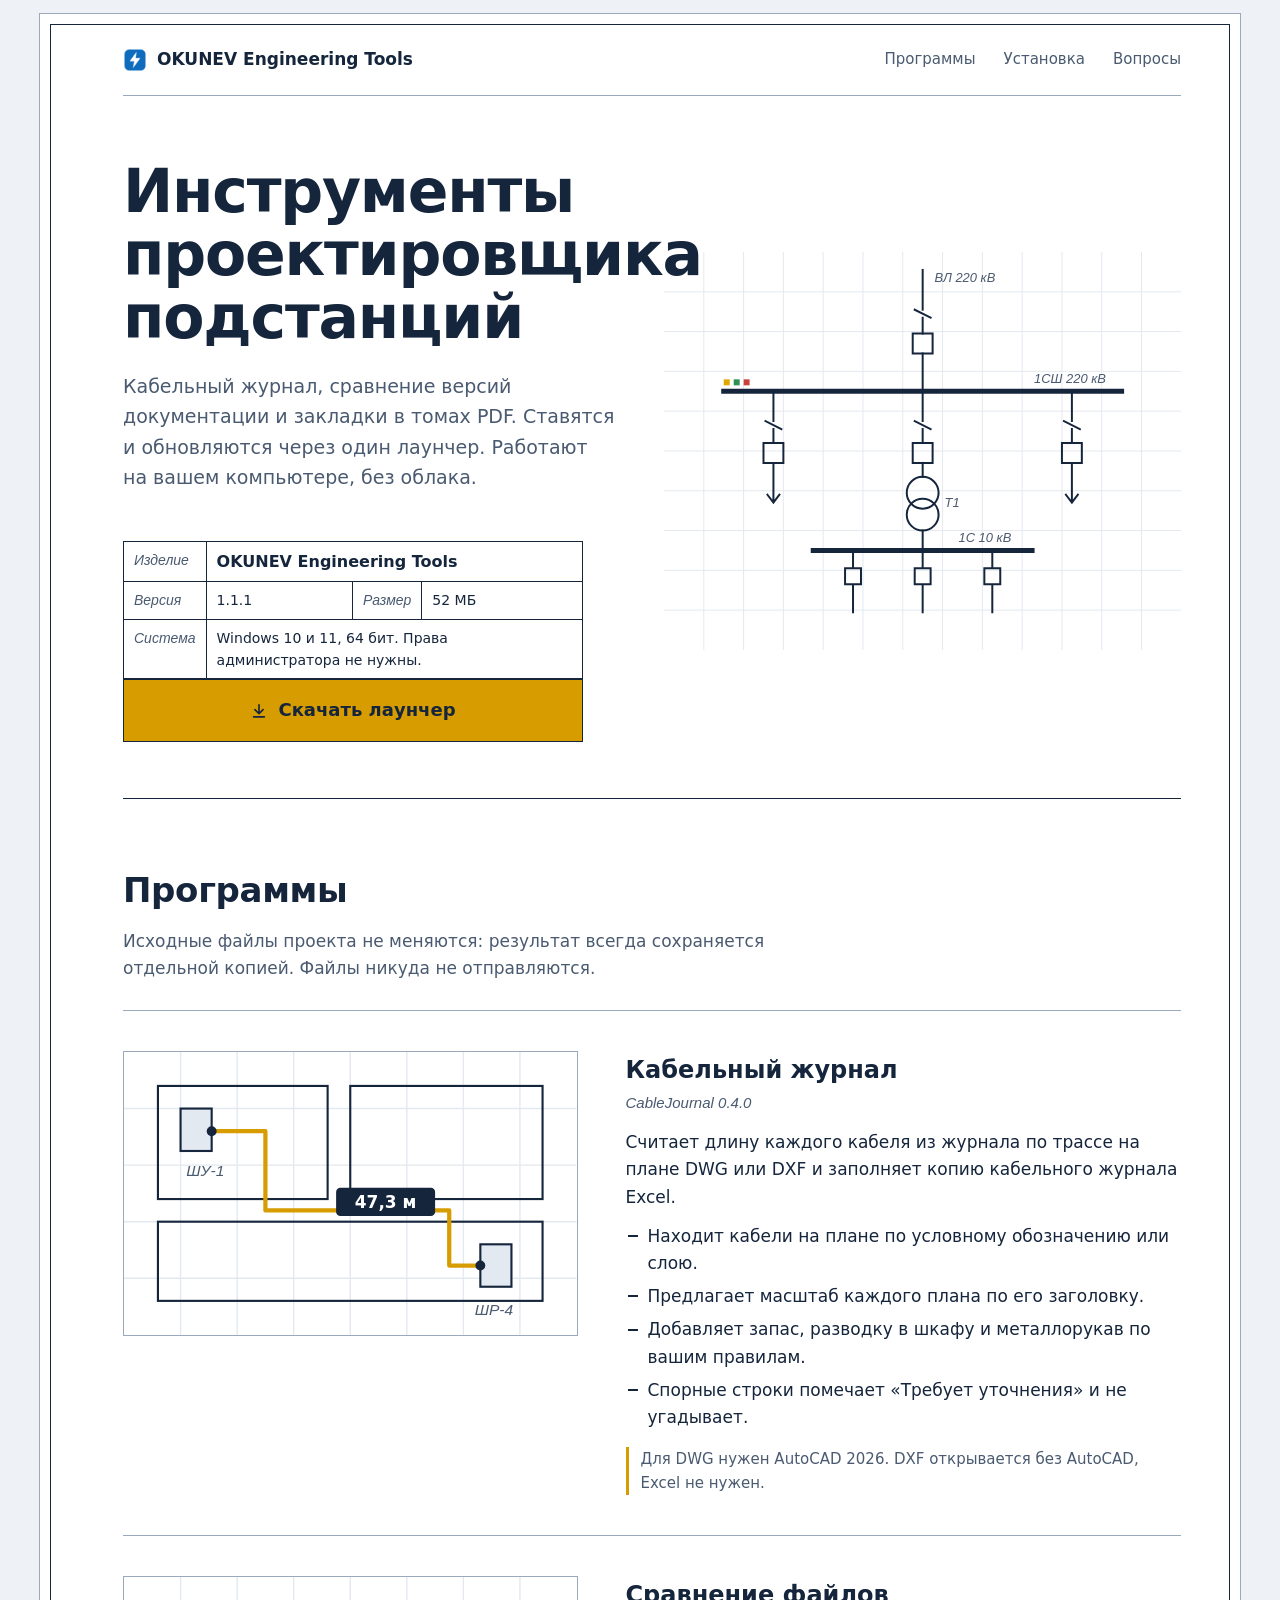
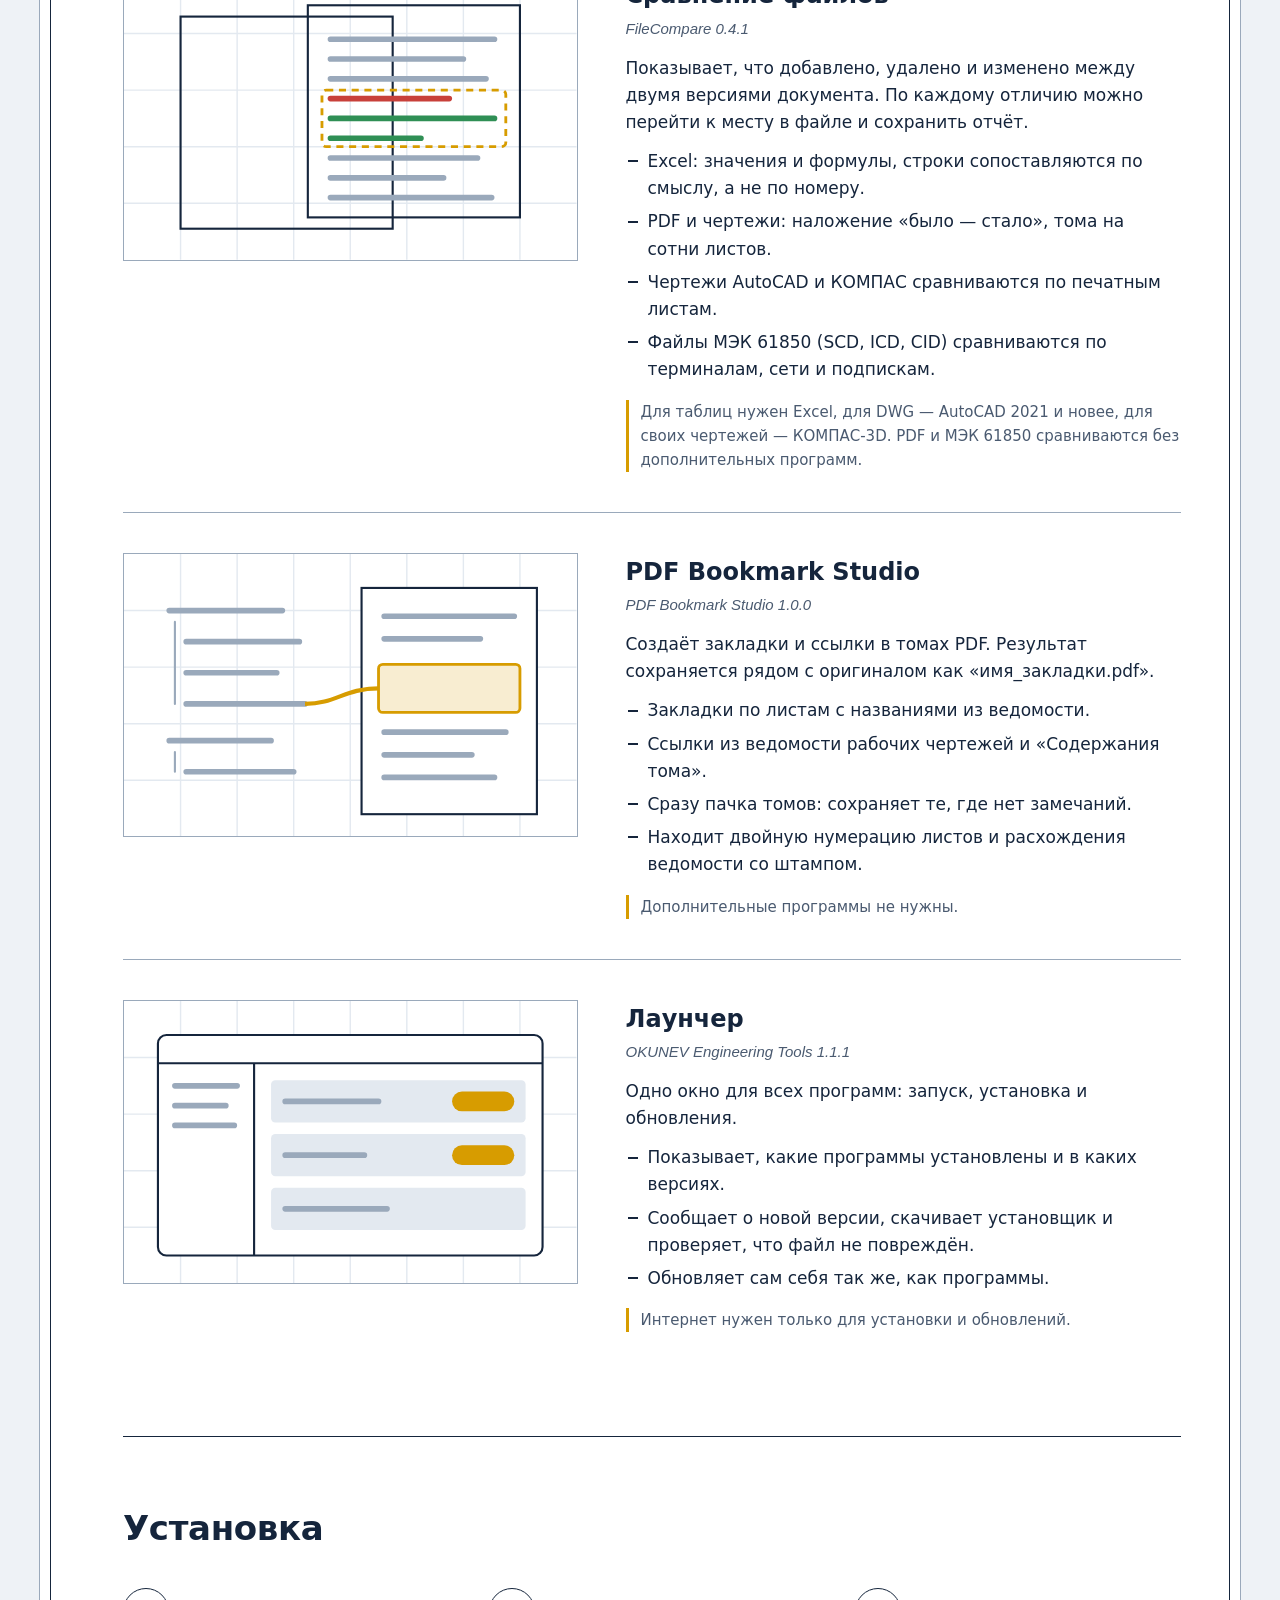
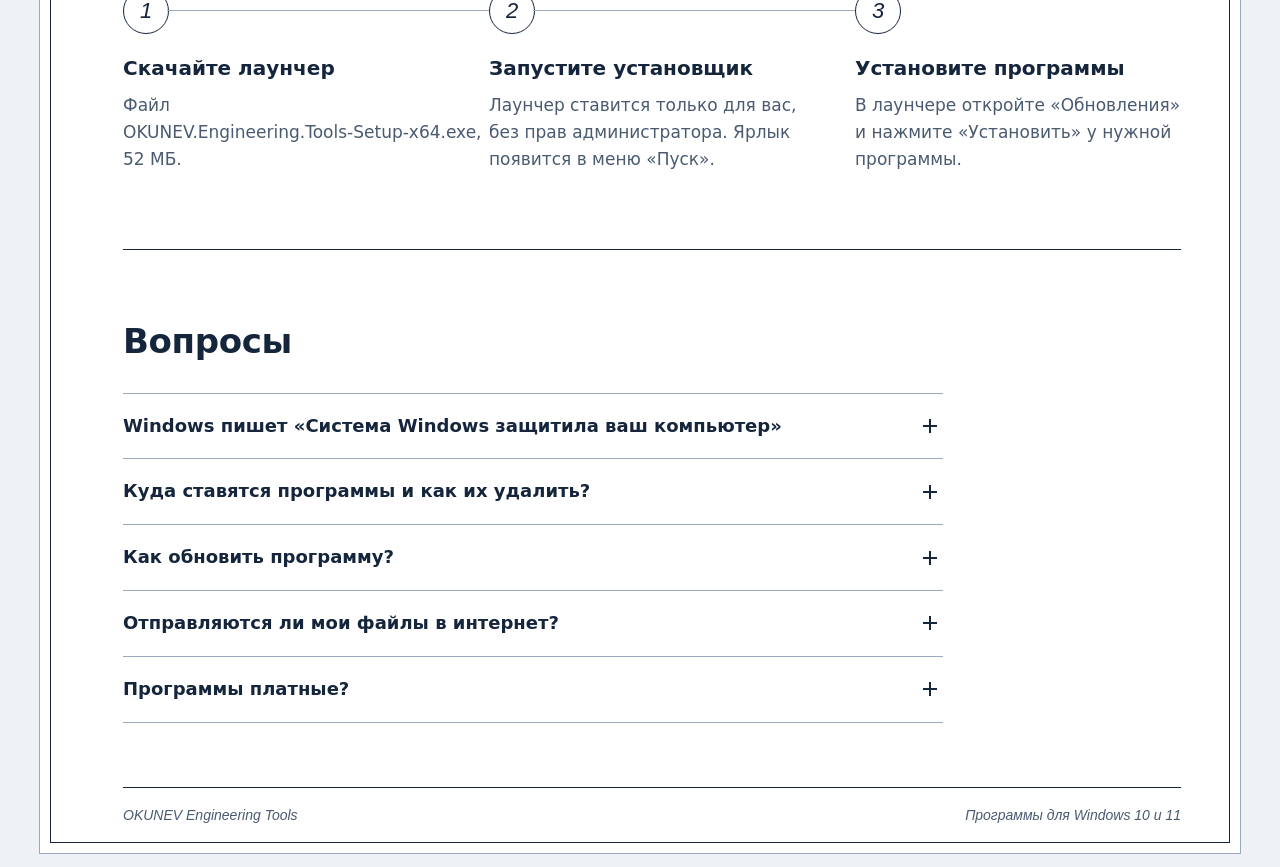
<file: index.html>
<!doctype html>
<html lang="ru">
<head>
  <meta charset="utf-8">
  <meta name="viewport" content="width=device-width, initial-scale=1">
  <title>OKUNEV Engineering Tools</title>
  <meta name="description" content="Программы для проектировщиков АСУ ТП и подстанций: расчёт длин кабелей, сравнение версий документации, закладки в томах PDF. Один лаунчер для установки и обновления.">
  <link rel="icon" href="assets/favicon.ico">
  <link rel="stylesheet" href="style.css?v=2">
</head>
<body>
  <div class="sheet">
    <header class="top">
      <a class="brand" href="#">
        <img src="assets/favicon.ico" alt="" width="24" height="24">
        <span>OKUNEV Engineering Tools</span>
      </a>
      <nav class="top__nav" aria-label="Разделы">
        <a href="#programs">Программы</a>
        <a href="#install">Установка</a>
        <a href="#faq">Вопросы</a>
      </nav>
    </header>

    <main>
      <section class="hero" aria-labelledby="hero-title">
        <div class="hero__text">
          <h1 id="hero-title">Инструменты проектировщика подстанций</h1>
          <p class="lead">Кабельный журнал, сравнение версий документации и закладки в томах PDF. Ставятся и обновляются через один лаунчер. Работают на вашем компьютере, без облака.</p>
        </div>

        <figure class="hero__scheme" aria-hidden="true">
          <svg viewBox="0 0 520 400" class="scheme">
            <g class="scheme__grid">
              <path d="M0 40H520M0 80H520M0 120H520M0 160H520M0 200H520M0 240H520M0 280H520M0 320H520M0 360H520M40 0V400M80 0V400M120 0V400M160 0V400M200 0V400M240 0V400M280 0V400M320 0V400M360 0V400M400 0V400M440 0V400M480 0V400"/>
            </g>
            <g class="scheme__ink">
              <path class="draw" d="M260 18V58"/>
              <path class="draw" d="M252 58L268 66M260 66V82"/>
              <rect class="draw" x="250" y="82" width="20" height="20"/>
              <path class="draw" d="M260 102V140"/>
              <path class="draw bus" d="M60 140H460"/>
              <path class="draw" d="M110 140V170M102 170L118 178M110 178V192"/>
              <rect class="draw" x="100" y="192" width="20" height="20"/>
              <path class="draw" d="M110 212V250M104 244L110 252L116 244"/>
              <path class="draw" d="M410 140V170M402 170L418 178M410 178V192"/>
              <rect class="draw" x="400" y="192" width="20" height="20"/>
              <path class="draw" d="M410 212V250M404 244L410 252L416 244"/>
              <path class="draw" d="M260 140V170M252 170L268 178M260 178V192"/>
              <rect class="draw" x="250" y="192" width="20" height="20"/>
              <path class="draw" d="M260 212V226"/>
              <circle class="draw" cx="260" cy="242" r="16"/>
              <circle class="draw" cx="260" cy="264" r="16"/>
              <path class="draw" d="M260 280V300"/>
              <path class="draw bus" d="M150 300H370"/>
              <path class="draw" d="M190 300V318M182 318H198V334H182Z M190 334V362"/>
              <path class="draw" d="M260 300V318M252 318H268V334H252Z M260 334V362"/>
              <path class="draw" d="M330 300V318M322 318H338V334H322Z M330 334V362"/>
            </g>
            <g class="scheme__phase">
              <rect x="60" y="128" width="6" height="6" fill="var(--phase-a)"/>
              <rect x="70" y="128" width="6" height="6" fill="var(--phase-b)"/>
              <rect x="80" y="128" width="6" height="6" fill="var(--phase-c)"/>
            </g>
            <g class="scheme__labels">
              <text x="272" y="30">ВЛ 220 кВ</text>
              <text x="372" y="132">1СШ 220 кВ</text>
              <text x="282" y="256">Т1</text>
              <text x="296" y="292">1С 10 кВ</text>
            </g>
          </svg>
        </figure>

        <aside class="stamp" aria-label="Скачать лаунчер">
          <table class="stamp__table">
            <tr>
              <th scope="row">Изделие</th>
              <td colspan="3" class="stamp__name">OKUNEV Engineering Tools</td>
            </tr>
            <tr>
              <th scope="row">Версия</th>
              <td data-launcher-version>1.1.1</td>
              <th scope="row">Размер</th>
              <td>52 МБ</td>
            </tr>
            <tr>
              <th scope="row">Система</th>
              <td colspan="3">Windows 10 и 11, 64 бит. Права администратора не нужны.</td>
            </tr>
          </table>
          <a class="button" id="download"
             href="https://github.com/Slava23401/slava23401.github.io/releases/latest/download/OKUNEV.Engineering.Tools-Setup-x64.exe">
            <svg viewBox="0 0 20 20" width="18" height="18" aria-hidden="true"><path d="M10 3v10M5.5 8.5 10 13l4.5-4.5M4 16.5h12" fill="none" stroke="currentColor" stroke-width="1.8" stroke-linecap="round" stroke-linejoin="round"/></svg>
            Скачать лаунчер
          </a>
        </aside>
      </section>

      <section id="programs" class="programs" aria-labelledby="programs-title">
        <h2 id="programs-title">Программы</h2>
        <p class="section-lead">Исходные файлы проекта не меняются: результат всегда сохраняется отдельной копией. Файлы никуда не отправляются.</p>

        <article class="program">
          <figure class="program__art" aria-hidden="true">
            <svg viewBox="0 0 320 200">
              <g class="art-grid"><path d="M0 40H320M0 80H320M0 120H320M0 160H320M40 0V200M80 0V200M120 0V200M160 0V200M200 0V200M240 0V200M280 0V200"/></g>
              <g class="art-ink">
                <rect x="24" y="24" width="120" height="80"/>
                <rect x="160" y="24" width="136" height="80"/>
                <rect x="24" y="120" width="272" height="56"/>
                <rect x="40" y="40" width="22" height="30" class="art-fill"/>
                <rect x="252" y="136" width="22" height="30" class="art-fill"/>
              </g>
              <path class="art-route" d="M62 56H100V112H230V151H252"/>
              <circle class="art-dot" cx="62" cy="56" r="3.5"/>
              <circle class="art-dot" cx="252" cy="151" r="3.5"/>
              <g class="art-label">
                <rect x="150" y="96" width="70" height="20" rx="3"/>
                <text x="185" y="110">47,3 м</text>
              </g>
              <text class="art-small" x="44" y="88">ШУ-1</text>
              <text class="art-small" x="248" y="186">ШР-4</text>
            </svg>
          </figure>
          <div class="program__text">
            <h3>Кабельный журнал</h3>
            <p class="program__meta">CableJournal 0.4.0</p>
            <p>Считает длину каждого кабеля из журнала по трассе на плане DWG или DXF и заполняет копию кабельного журнала Excel.</p>
            <ul>
              <li>Находит кабели на плане по условному обозначению или слою.</li>
              <li>Предлагает масштаб каждого плана по его заголовку.</li>
              <li>Добавляет запас, разводку в шкафу и металлорукав по вашим правилам.</li>
              <li>Спорные строки помечает «Требует уточнения» и не угадывает.</li>
            </ul>
            <p class="program__needs">Для DWG нужен AutoCAD 2026. DXF открывается без AutoCAD, Excel не нужен.</p>
          </div>
        </article>

        <article class="program">
          <figure class="program__art" aria-hidden="true">
            <svg viewBox="0 0 320 200">
              <g class="art-grid"><path d="M0 40H320M0 80H320M0 120H320M0 160H320M40 0V200M80 0V200M120 0V200M160 0V200M200 0V200M240 0V200M280 0V200"/></g>
              <g class="art-ink">
                <rect x="40" y="28" width="150" height="150" class="art-paper"/>
                <rect x="130" y="20" width="150" height="150" class="art-paper"/>
              </g>
              <g class="art-lines">
                <path d="M146 44H262M146 58H240M146 72H256"/>
                <path d="M146 128H250M146 142H226M146 156H260"/>
              </g>
              <path class="art-removed" d="M146 86H230"/>
              <path class="art-added" d="M146 100H262M146 114H210"/>
              <rect class="art-change" x="140" y="80" width="130" height="40" rx="3"/>
            </svg>
          </figure>
          <div class="program__text">
            <h3>Сравнение файлов</h3>
            <p class="program__meta">FileCompare 0.4.1</p>
            <p>Показывает, что добавлено, удалено и изменено между двумя версиями документа. По каждому отличию можно перейти к месту в файле и сохранить отчёт.</p>
            <ul>
              <li>Excel: значения и формулы, строки сопоставляются по смыслу, а не по номеру.</li>
              <li>PDF и чертежи: наложение «было — стало», тома на сотни листов.</li>
              <li>Чертежи AutoCAD и КОМПАС сравниваются по печатным листам.</li>
              <li>Файлы МЭК 61850 (SCD, ICD, CID) сравниваются по терминалам, сети и подпискам.</li>
            </ul>
            <p class="program__needs">Для таблиц нужен Excel, для DWG — AutoCAD 2021 и новее, для своих чертежей — КОМПАС-3D. PDF и МЭК 61850 сравниваются без дополнительных программ.</p>
          </div>
        </article>

        <article class="program">
          <figure class="program__art" aria-hidden="true">
            <svg viewBox="0 0 320 200">
              <g class="art-grid"><path d="M0 40H320M0 80H320M0 120H320M0 160H320M40 0V200M80 0V200M120 0V200M160 0V200M200 0V200M240 0V200M280 0V200"/></g>
              <g class="art-tree">
                <path d="M32 40H112M44 62H124M44 84H108M44 106H128M32 132H104M44 154H120"/>
                <path class="art-tree__axis" d="M36 48V106M36 140V154"/>
              </g>
              <rect class="art-paper art-ink-stroke" x="168" y="24" width="124" height="160"/>
              <g class="art-lines"><path d="M184 44H276M184 60H252M184 126H270M184 142H246M184 158H262"/></g>
              <rect class="art-link" x="180" y="78" width="100" height="34" rx="3"/>
              <path class="art-route" d="M128 106C150 106 156 95 180 95"/>
            </svg>
          </figure>
          <div class="program__text">
            <h3>PDF Bookmark Studio</h3>
            <p class="program__meta">PDF Bookmark Studio 1.0.0</p>
            <p>Создаёт закладки и ссылки в томах PDF. Результат сохраняется рядом с оригиналом как <span class="nowrap">«имя_закладки.pdf»</span>.</p>
            <ul>
              <li>Закладки по листам с названиями из ведомости.</li>
              <li>Ссылки из ведомости рабочих чертежей и «Содержания тома».</li>
              <li>Сразу пачка томов: сохраняет те, где нет замечаний.</li>
              <li>Находит двойную нумерацию листов и расхождения ведомости со штампом.</li>
            </ul>
            <p class="program__needs">Дополнительные программы не нужны.</p>
          </div>
        </article>

        <article class="program program--launcher">
          <figure class="program__art" aria-hidden="true">
            <svg viewBox="0 0 320 200">
              <g class="art-grid"><path d="M0 40H320M0 80H320M0 120H320M0 160H320M40 0V200M80 0V200M120 0V200M160 0V200M200 0V200M240 0V200M280 0V200"/></g>
              <rect class="art-window" x="24" y="24" width="272" height="156" rx="6"/>
              <path class="art-ink-stroke" d="M24 44H296M92 44V180"/>
              <g class="art-lines"><path d="M36 60H80M36 74H72M36 88H78"/></g>
              <g class="art-rows">
                <rect x="104" y="56" width="180" height="30" rx="3"/>
                <rect x="104" y="94" width="180" height="30" rx="3"/>
                <rect x="104" y="132" width="180" height="30" rx="3"/>
              </g>
              <g class="art-lines"><path d="M114 71H180M114 109H170M114 147H186"/></g>
              <rect class="art-pill" x="232" y="64" width="44" height="14" rx="7"/>
              <rect class="art-pill" x="232" y="102" width="44" height="14" rx="7"/>
            </svg>
          </figure>
          <div class="program__text">
            <h3>Лаунчер</h3>
            <p class="program__meta">OKUNEV Engineering Tools <span data-launcher-version>1.1.1</span></p>
            <p>Одно окно для всех программ: запуск, установка и обновления.</p>
            <ul>
              <li>Показывает, какие программы установлены и в каких версиях.</li>
              <li>Сообщает о новой версии, скачивает установщик и проверяет, что файл не повреждён.</li>
              <li>Обновляет сам себя так же, как программы.</li>
            </ul>
            <p class="program__needs">Интернет нужен только для установки и обновлений.</p>
          </div>
        </article>
      </section>

      <section id="install" class="install" aria-labelledby="install-title">
        <h2 id="install-title">Установка</h2>
        <ol class="steps">
          <li>
            <h3>Скачайте лаунчер</h3>
            <p>Файл <span class="nowrap">OKUNEV.Engineering.Tools-Setup-x64.exe</span>, 52 МБ.</p>
          </li>
          <li>
            <h3>Запустите установщик</h3>
            <p>Лаунчер ставится только для вас, без прав администратора. Ярлык появится в меню «Пуск».</p>
          </li>
          <li>
            <h3>Установите программы</h3>
            <p>В лаунчере откройте «Обновления» и нажмите «Установить» у нужной программы.</p>
          </li>
        </ol>
      </section>

      <section id="faq" class="faq" aria-labelledby="faq-title">
        <h2 id="faq-title">Вопросы</h2>
        <details>
          <summary>Windows пишет «Система Windows защитила ваш компьютер»</summary>
          <p>Установщики пока не подписаны сертификатом, поэтому фильтр SmartScreen их не знает. Если файл скачан с этой страницы, нажмите «Подробнее», затем «Выполнить в любом случае». Защиту Windows не отключайте.</p>
        </details>
        <details>
          <summary>Куда ставятся программы и как их удалить?</summary>
          <p>В вашу папку <span class="nowrap">%LOCALAPPDATA%\Programs</span>. Удаляются как обычно: «Параметры», затем «Приложения». Настройки программ при удалении сохраняются.</p>
        </details>
        <details>
          <summary>Как обновить программу?</summary>
          <p>Лаунчер сам проверяет обновления. Нажмите «Обновить», закройте программу, если она открыта, и пройдите шаги установщика. Новая версия ставится поверх старой.</p>
        </details>
        <details>
          <summary>Отправляются ли мои файлы в интернет?</summary>
          <p>Нет. Программы обрабатывают файлы на вашем компьютере. В интернет обращается только лаунчер: чтобы узнать номера новых версий и скачать установщики.</p>
        </details>
        <details>
          <summary>Программы платные?</summary>
          <p>Нет, бесплатные. Они проверены на реальных проектах, но не заменяют инженерную проверку результата.</p>
        </details>
      </section>
    </main>

    <footer class="footer">
      <span>OKUNEV Engineering Tools</span>
      <span>Программы для Windows 10 и 11</span>
    </footer>
  </div>
</body>
</html>
</file>
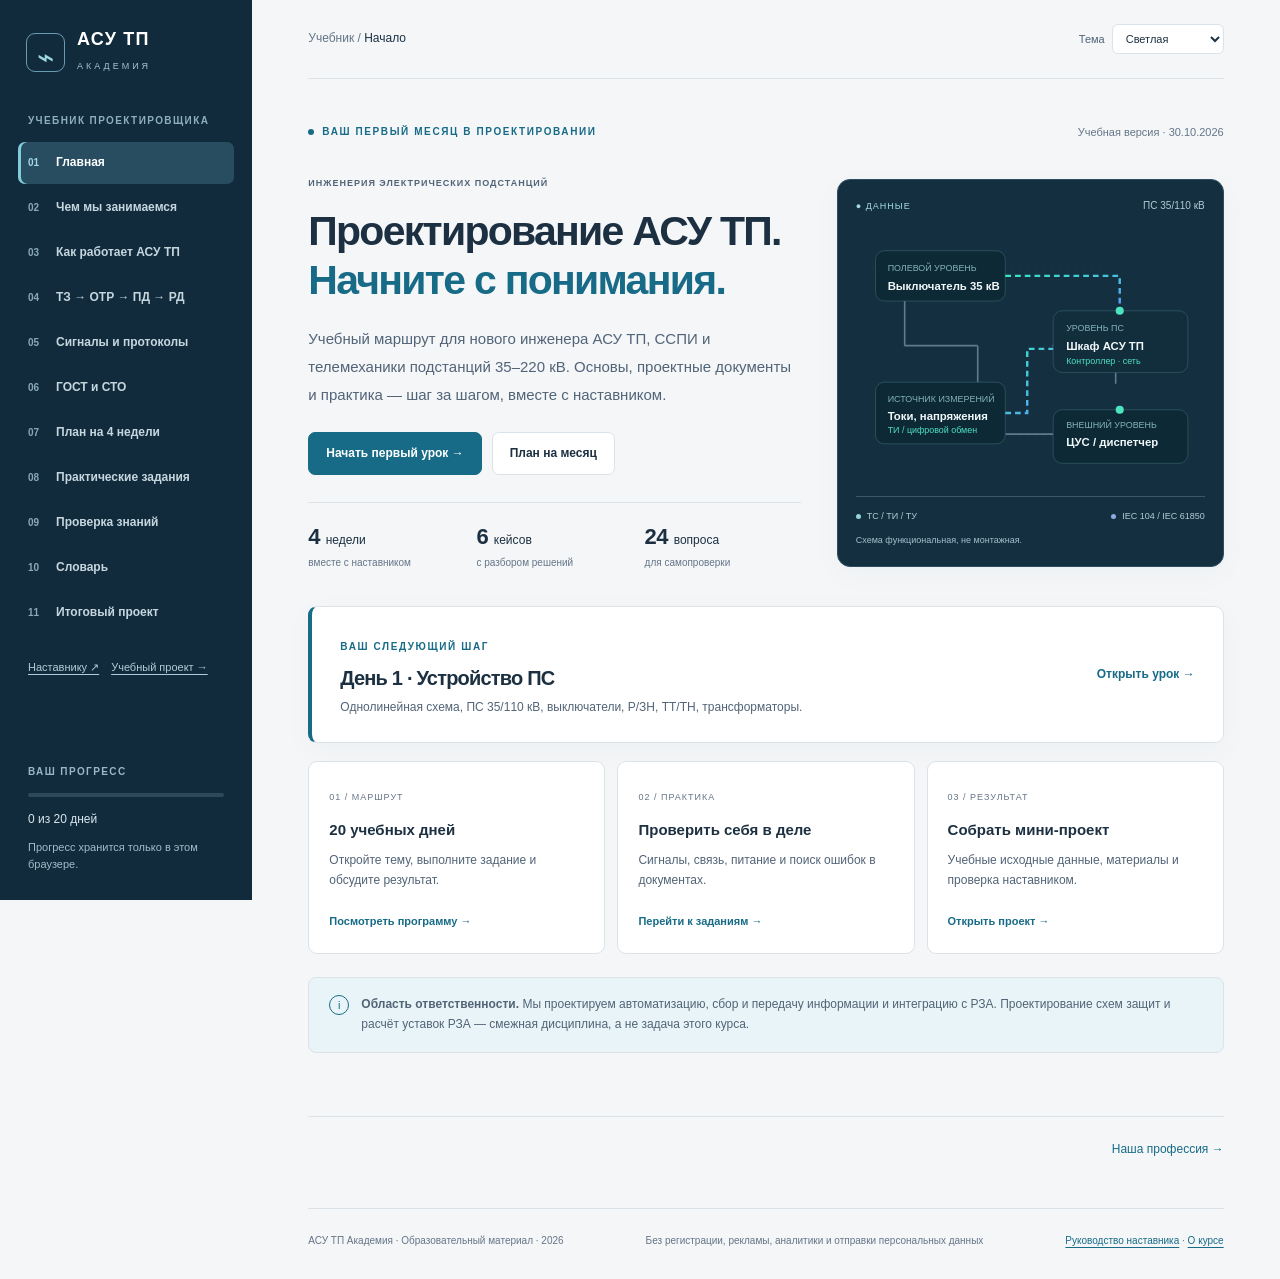
<file: asu-tp-academy/index.html>
<!doctype html>
<html lang="ru">
<head>
  <meta charset="UTF-8">
  <meta name="viewport" content="width=device-width, initial-scale=1">
  <meta name="theme-color" content="#f5f7fa">
  <meta name="description" content="Бесплатный интерактивный курс для начинающего проектировщика АСУ ТП, ССПИ и телемеханики электрических подстанций: документация, нормы, схемы, практические задания и тесты.">
  <title>АСУ ТП Академия — вводный курс проектировщика подстанций</title>
  <link rel="stylesheet" href="styles.css?v=20261030-2">
  <script src="lessons.js?v=20261030-2" defer></script>
  <script src="app.js?v=20261030-2" defer></script>
</head>
<body>
  <a class="skip" href="#main">Перейти к содержанию</a>
  <div class="layout">
    <aside class="sidebar" id="course-sidebar" aria-label="Навигация по курсу">
      <button class="sidebar-close" id="menu-close" type="button" aria-label="Закрыть оглавление">×</button>
      <a class="brand" href="#start" aria-label="АСУ ТП Академия — начало">
        <span class="brand-icon" aria-hidden="true">⌁</span><span><strong>АСУ ТП</strong><small>АКАДЕМИЯ</small></span>
      </a>
      <div class="sidebar-label">УЧЕБНИК ПРОЕКТИРОВЩИКА</div>
      <nav class="side-nav" id="side-nav">
        <a href="#start" class="nav-link active"><span>01</span> Главная</a>
        <a href="#work" class="nav-link"><span>02</span> Чем мы занимаемся</a>
        <a href="#substation" class="nav-link"><span>03</span> Как работает АСУ ТП</a>
        <a href="#documents" class="nav-link"><span>04</span> ТЗ → ОТР → ПД → РД</a>
        <a href="#signals" class="nav-link"><span>05</span> Сигналы и протоколы</a>
        <a href="#standards" class="nav-link"><span>06</span> ГОСТ и СТО</a>
        <a href="#roadmap" class="nav-link"><span>07</span> План на 4 недели</a>
        <a href="#tasks" class="nav-link"><span>08</span> Практические задания</a>
        <a href="#exam" class="nav-link"><span>09</span> Проверка знаний</a>
        <a href="#dictionary" class="nav-link"><span>10</span> Словарь</a>
        <a href="#finish" class="nav-link"><span>11</span> Итоговый проект</a>
      </nav>
      <div class="sidebar-resources"><a href="MENTOR_GUIDE.md" target="_blank" rel="noopener">Наставнику ↗</a><a href="#finish">Учебный проект →</a></div>
      <div class="sidebar-bottom"><div class="muted-label">ВАШ ПРОГРЕСС</div><div class="progress-line"><div class="progress-fill" id="global-progress" style="width:0%"></div></div><span id="progress-text">0 из 20 этапов</span><p class="tiny">Прогресс хранится только в этом браузере.</p></div>
    </aside>

    <button class="menu-scrim" id="menu-scrim" type="button" aria-label="Закрыть оглавление" hidden></button>
    <main id="main" class="main" tabindex="-1">
      <header class="topbar"><div class="topbar-start"><button class="menu-button" id="menu-toggle" type="button" aria-expanded="false" aria-controls="course-sidebar">☰ <span>Оглавление</span></button><span class="breadcrumb">Учебник / <strong id="current-section">Начало</strong></span></div><label class="theme-control"><span>Тема</span><select id="theme-select" aria-label="Цветовая тема"><option value="light">Светлая</option><option value="dark">Тёмная</option><option value="system">Как в системе</option></select></label></header><div id="storage-notice" class="storage-notice" role="status" hidden>Хранилище браузера недоступно. Отметки сохранятся только до закрытия страницы.</div><noscript><div class="callout warning"><b>Для уроков и теста нужен JavaScript.</b><p>Основной конспект ниже доступен без него. Можно также открыть <a href="MENTOR_GUIDE.md">руководство наставника</a>.</p></div></noscript>
      <section id="start" class="section hero-section">
        <div class="eyebrow"><span class="pulse-dot"></span> ВАШ ПЕРВЫЙ МЕСЯЦ В ПРОЕКТИРОВАНИИ <span class="eyebrow-date">Учебная версия · 30.10.2026</span></div>
        <div class="hero-grid"><div>
          <div class="pill">ИНЖЕНЕРИЯ ЭЛЕКТРИЧЕСКИХ ПОДСТАНЦИЙ</div>
          <h1>Проектирование АСУ ТП.<br><em>Начните с понимания.</em></h1>
          <p class="lead">Учебный маршрут для нового инженера АСУ ТП, ССПИ и телемеханики подстанций 35–220 кВ. Основы, проектные документы и практика — шаг за шагом, вместе с наставником.</p>
          <div class="hero-buttons"><a class="btn primary" id="continue-learning" href="#day-1">Начать первый урок <span aria-hidden="true">→</span></a><a class="btn ghost" href="#roadmap">План на месяц</a></div>
          <div class="hero-stats"><div><strong>4 <span>недели</span></strong><small>вместе с наставником</small></div><div><strong>6 <span>кейсов</span></strong><small>с разбором решений</small></div><div><strong>24 <span>вопроса</span></strong><small>для самопроверки</small></div></div>
        </div>
        <div class="hero-visual" aria-label="Условный путь сигнала от электрической подстанции до центра управления">
          <div class="visual-heading"><span class="live-indicator">● ДАННЫЕ</span><span>ПС 35/110 кВ</span></div>
          <svg class="station-svg" viewBox="0 0 430 315" role="img" aria-label="Схема передачи ТС и ТИ от полевого оборудования в шкаф АСУ ТП и по каналу связи диспетчеру">
            <defs><linearGradient id="rail" x1="0" y1="0" x2="1" y2="1"><stop stop-color="#37e6c2"/><stop offset="1" stop-color="#5b99fc"/></linearGradient></defs>
            <path d="M20 50 H410 M20 153 H410 M20 257 H410" stroke="#233746" stroke-width="1" stroke-dasharray="3 7"/>
            <g stroke="#617a8e" stroke-width="2" fill="none"><path d="M60 85 V145 M60 145 H150 M150 145 V192"/><path d="M242 145 H320 V192"/><path d="M150 254 H320"/></g>
            <rect x="24" y="28" width="160" height="62" rx="11" fill="#0d2935" stroke="#315663"/><text x="39" y="53" fill="#83b3bd" font-size="11">ПОЛЕВОЙ УРОВЕНЬ</text><text x="39" y="76" fill="#f1f8fa" font-size="14" font-weight="700">Выключатель 35 кВ</text>
            <rect x="243" y="102" width="166" height="76" rx="11" fill="#122d3b" stroke="#315663"/><text x="259" y="127" fill="#83b3bd" font-size="11">УРОВЕНЬ ПС</text><text x="259" y="150" fill="#f1f8fa" font-size="14" font-weight="700">Шкаф АСУ ТП</text><text x="259" y="167" fill="#4de1c5" font-size="11">Контроллер · сеть</text>
            <rect x="24" y="190" width="160" height="76" rx="11" fill="#0d2935" stroke="#315663"/><text x="39" y="214" fill="#83b3bd" font-size="11">ИСТОЧНИК ИЗМЕРЕНИЙ</text><text x="39" y="236" fill="#f1f8fa" font-size="14" font-weight="700">Токи, напряжения</text><text x="39" y="253" fill="#4de1c5" font-size="11">ТИ / цифровой обмен</text>
            <rect x="243" y="224" width="166" height="66" rx="11" fill="#0d2935" stroke="#315663"/><text x="259" y="247" fill="#83b3bd" font-size="11">ВНЕШНИЙ УРОВЕНЬ</text><text x="259" y="269" fill="#f1f8fa" font-size="14" font-weight="700">ЦУС / диспетчер</text>
            <path d="M184 59 H325 V102" stroke="url(#rail)" stroke-width="3" fill="none" stroke-dasharray="7 5"/><circle cx="325" cy="102" r="5" fill="#4ce5bf"/><path d="M184 228 H211 V149 H243" stroke="url(#rail)" stroke-width="3" fill="none" stroke-dasharray="7 5"/><path d="M325 178 V224" stroke="url(#rail)" stroke-width="3" stroke-dasharray="7 5"/><circle cx="325" cy="224" r="5" fill="#4ce5bf"/>
          </svg>
          <div class="visual-footer"><span><b class="dot mint"></b>ТС / ТИ / ТУ</span><span><b class="dot blue"></b>IEC 104 / IEC 61850</span></div>
          <div class="visual-disclaimer">Схема функциональная, не монтажная.</div>
        </div></div>
        <div class="learning-dashboard"><div><span class="section-num">ВАШ СЛЕДУЮЩИЙ ШАГ</span><h2 id="next-lesson-title">День 1 · Устройство ПС</h2><p id="next-lesson-summary">Начните с первичного оборудования и пути сигнала.</p></div><a class="text-link" id="next-lesson-link" href="#day-1">Открыть урок →</a></div>
        <div class="start-routes"><a href="#roadmap"><span>01 / МАРШРУТ</span><strong>20 учебных дней</strong><p>Откройте тему, выполните задание и обсудите результат.</p><b>Посмотреть программу →</b></a><a href="#tasks"><span>02 / ПРАКТИКА</span><strong>Проверить себя в деле</strong><p>Сигналы, связь, питание и поиск ошибок в документах.</p><b>Перейти к заданиям →</b></a><a href="#finish"><span>03 / РЕЗУЛЬТАТ</span><strong>Собрать мини-проект</strong><p>Учебные исходные данные, материалы и проверка наставником.</p><b>Открыть проект →</b></a></div>
        <div class="info-strip"><span class="info-icon">i</span><p><strong>Область ответственности.</strong> Мы проектируем автоматизацию, сбор и передачу информации и интеграцию с РЗА. Проектирование схем защит и расчёт уставок РЗА — смежная дисциплина, а не задача этого курса.</p></div>
      </section>

      <section id="work" class="section">
        <div class="section-heading"><span class="section-num">01 / ПРОФЕССИЯ</span><h2>Чем занимается наш отдел</h2><p>В двух словах: мы проектируем решения, благодаря которым оборудование подстанции можно наблюдать, контролировать и, когда предусмотрено проектом, управлять им удалённо.</p></div>
        <div class="cards three">
          <article class="feature-card"><div class="feature-icon">◈</div><h3>АСУ ТП</h3><p>Система автоматизированного управления технологическими процессами: сбор данных, визуализация, архивирование, обмен, контроль и разрешённое управление.</p><span class="tag">Архитектура системы</span></article>
          <article class="feature-card"><div class="feature-icon">⌁</div><h3>ССПИ / телемеханика</h3><p>Сбор и передача технологической информации между подстанцией и диспетчерскими пунктами по заданным каналам и протоколам.</p><span class="tag">ТС · ТИ · ТУ</span></article>
          <article class="feature-card"><div class="feature-icon">▦</div><h3>Проектирование</h3><p>Получаем исходные данные, прорабатываем решения, оформляем ОТР/ПД/РД, формируем спецификации, таблицы сигналов и задания смежным отделам.</p><span class="tag">Результат — документы</span></article>
        </div>
        <div class="split-layout">
          <div class="panel"><h3>Что инженер делает на практике</h3><ol class="numbered"><li><b>Анализирует</b> ТЗ, схемы подстанции, существующую ТМ, перечни сигналов и ограничения.</li><li><b>Выбирает</b> принципиальную архитектуру АСУ ТП, способы интеграции и каналы обмена.</li><li><b>Проектирует</b> состав оборудования, информационные и кабельные связи, питание, размещение.</li><li><b>Оформляет</b> схемы, чертежи, ведомости, спецификации и документацию для согласований.</li><li><b>Проверяет</b> согласованность сигналов, интерфейсов, кабелей, спецификаций и ТЗ.</li></ol></div>
          <div class="panel panel-accent"><h3>С кем взаимодействуем</h3><div class="role-row"><span>ЭТ / первичное оборудование</span><small>Схема ПС, аппараты, трансформаторы</small></div><div class="role-row"><span>РЗА и ПА</span><small>Сигналы, интерфейсы, управление, интеграция</small></div><div class="role-row"><span>Связь / ВОЛС</span><small>Каналы, оборудование, точки подключения</small></div><div class="role-row"><span>СС / электропитание</span><small>Резервирование питания, ИБП, щиты</small></div><div class="role-row"><span>Эксплуатация / ЦУС / ДП</span><small>Перечни сигналов, диспетчерские требования</small></div><div class="role-row"><span>Сметчики / монтаж / ПНР</span><small>Объёмы, монтажные данные, испытания</small></div></div>
        </div>
        <div class="mentor-tip">Рабочий принцип: <strong>ни один сигнал или кабель не возникает «из воздуха».</strong> У каждого должны быть источник, назначение, способ передачи и документ-основание.</div>
      </section>

      <section id="substation" class="section">
        <div class="section-heading"><span class="section-num">02 / ОБЪЕКТ</span><h2>Как устроена подстанция</h2><p>Нужно понимать электротехнический объект настолько, чтобы корректно привязывать сигналы и команды к оборудованию.</p></div>
        <div class="cards two"><div class="panel"><h3>Первичное оборудование</h3><p>Силовые трансформаторы, выключатели, разъединители, заземляющие ножи, измерительные трансформаторы, сборные шины. Оно непосредственно участвует в передаче и распределении электроэнергии.</p><div class="tag-set"><span class="tag">Трансформатор</span><span class="tag">Выключатель</span><span class="tag">Разъединитель</span><span class="tag">ТТ / ТН</span></div></div><div class="panel"><h3>Вторичные системы</h3><p>РЗА, автоматика, оперативная блокировка, измерительные преобразователи, ССПИ, АСУ ТП, связь, электропитание. Они измеряют, защищают, контролируют и управляют оборудованием.</p><div class="tag-set"><span class="tag">РЗА</span><span class="tag">ССПИ</span><span class="tag">Контроллеры</span><span class="tag">СГП</span></div></div></div>
        <div class="panel diagram-panel"><h3>Путь информации: от аппарата до диспетчера</h3><div class="flow-diagram"><div class="flow-box"><small>01 · ИСТОЧНИК</small><strong>Выключатель 35 кВ</strong><span>Положение / аварии</span></div><span class="arrow">→</span><div class="flow-box"><small>02 · СБОР</small><strong>Контроллер / РЗА</strong><span>Считывание событий</span></div><span class="arrow">→</span><div class="flow-box"><small>03 · СЕТЬ ПС</small><strong>ПТК АСУ ТП</strong><span>Обработка / архив</span></div><span class="arrow">→</span><div class="flow-box"><small>04 · ОБМЕН</small><strong>ЦУС / ДП</strong><span>IEC 104 / IEC 101</span></div></div><p class="fine-print">Маршрут зависит от проекта: данные могут поступать по дискретным цепям либо по цифровому интерфейсу, а верхний уровень может отсутствовать в локальном комплексе ССПИ.</p></div>
        <div class="callout"><b>Пример</b><p>Поступил сигнал «Выключатель В 35 Т‑1 отключён». Его источником может быть блок-контакт выключателя или устройство, контролирующее состояние аппарата. В проекте должны быть определены достоверный источник, физический/логический интерфейс, идентификатор сигнала, приёмник и назначение.</p></div>
      </section>

      <section id="documents" class="section">
        <div class="section-heading"><span class="section-num">03 / ДОКУМЕНТАЦИЯ</span><h2>От ТЗ до рабочих чертежей</h2><p>Главное различие — глубина проработки и цель документа. Названия «ТЗ», «ОТР», «ПД» и «РД» не образуют единую обязательную линейную последовательность во всех договорах.</p></div>
        <div class="timeline">
          <div class="timeline-item"><div class="timeline-mark">ТЗ</div><div><h3>Техническое задание — <em>что требуется?</em></h3><p>Требования к функциям, объекту, количеству и качеству информации, каналам связи, оборудованию, надёжности, испытаниям, границам работ.</p><div class="example">Пример: «Передать положения новых выключателей 35 кВ в ДП по согласованному протоколу».</div></div></div>
          <div class="timeline-item"><div class="timeline-mark">ОТР</div><div><h3>Основные технические решения — <em>какую концепцию выбираем?</em></h3><p>Кратко показываем архитектуру, принципы интеграции существующей системы, состав оборудования, схемы обмена, питание и размещение. ОТР — распространённый договорной этап/документ, а не обязательная стадия по ПП № 87.</p><div class="example">Пример: «Устанавливаем шкаф ССПИ; существующую ТМ интегрируем через согласованный интерфейс».</div></div></div>
          <div class="timeline-item"><div class="timeline-mark">ПД</div><div><h3>Проектная документация — <em>почему решение допустимо?</em></h3><p>Фиксируем и обосновываем проектные решения в составе и объёме, определённых законодательством, заданием и видом объекта. ПД ориентирована на согласование, экспертизу в применимых случаях и подтверждение требований.</p><div class="example">Пример: структурная схема системы, описание связи, питания, отказоустойчивости и информационных потоков.</div></div></div>
          <div class="timeline-item"><div class="timeline-mark">РД</div><div><h3>Рабочая документация — <em>как это построить?</em></h3><p>Схемы соединений и подключений, расположение оборудования, клеммные подключения, кабельный журнал, спецификация оборудования, ведомости, рабочие чертежи.</p><div class="example">Пример: от контактов QF‑1 до входов контроллера, с марками кабелей, клеммами и позициями.</div></div></div>
          <div class="timeline-item"><div class="timeline-mark">ЗД</div><div><h3>Заводская документация — <em>как собрать шкаф?</em></h3><p>Комплект изготовителя: размещение аппаратов, внутренний монтаж, клеммы, схемы шкафа. Состав выдачи зависит от договора, заказчика и разделения ответственности с заводом.</p></div></div>
          <div class="timeline-item"><div class="timeline-mark">ПНР</div><div><h3>Пусконаладочные работы — <em>как проверить?</em></h3><p>Проверка монтажа, сигналов и команд, каналов связи, функциональных алгоритмов, архивов, обмена с верхним уровнем и результатов испытаний.</p></div></div>
        </div>
        <div class="panel checklist-panel"><h3>Что нужно проверить перед выдачей РД</h3><div class="check-grid"><label><input type="checkbox" data-check="rd1"> Совпадают названия оборудования по всем документам</label><label><input type="checkbox" data-check="rd2"> Есть источник и приёмник каждого сигнала</label><label><input type="checkbox" data-check="rd3"> Интерфейсы и протоколы подтверждены документацией</label><label><input type="checkbox" data-check="rd4"> Кабели учтены в журналах и спецификации</label><label><input type="checkbox" data-check="rd5"> Питание и резервирование согласованы</label><label><input type="checkbox" data-check="rd6"> Все замечания согласования закрыты</label></div></div>
      </section>

      <section id="signals" class="section">
        <div class="section-heading"><span class="section-num">04 / ДАННЫЕ И СВЯЗЬ</span><h2>ТС, ТИ, ТУ: три базовые сущности</h2><p>Нужно отличать логический сигнал от физической клеммы, кабельной жилы, точки протокола и расценки ПНР. Это не одно и то же.</p></div>
        <div class="cards three signal-cards"><div class="signal-card"><div class="big-symbol">ТС</div><h3>Телесигнализация</h3><p>Дискретные состояния и события: «включено», «отключено», «авария», «ключ в местном режиме».</p><small>Одноточечные / двухточечные значения</small></div><div class="signal-card"><div class="big-symbol">ТИ</div><h3>Телеизмерения</h3><p>Числовые величины: ток, напряжение, мощность, частота, температура.</p><small>Значение, единица измерения, масштаб, качество</small></div><div class="signal-card"><div class="big-symbol">ТУ</div><h3>Телеуправление</h3><p>Диспетчерские команды: включить/отключить выключатель, изменить состояние управляемого объекта.</p><small>Права, разрешения, блокировки, подтверждение</small></div></div>
        <div class="panel data-panel"><div class="table-header"><div><h3>Мини-пример таблицы сигналов</h3><p>Условная ПС с двумя проектируемыми выключателями 35 кВ.</p></div><a class="btn small ghost" id="export-signals" href="example_signals_35kv.csv" download>Скачать CSV ↓</a></div><div class="table-scroll"><table><caption class="sr-only">Учебная таблица сигналов — те же строки и столбцы, что в скачиваемом CSV</caption><thead><tr><th scope="col">Объект</th><th scope="col">Сигнал / команда</th><th scope="col">Тип</th><th scope="col">Логических точек</th><th scope="col">Источник</th><th scope="col">Приёмник</th><th scope="col">Примечание</th></tr></thead><tbody><tr><td>В 35 Т-1 и В 35 Т-2</td><td>Положение</td><td>ТС DP</td><td>2</td><td>Уточнить</td><td>Уточнить</td><td>По одному двухточечному объекту на аппарат</td></tr><tr><td>В 35 Т-1 и В 35 Т-2</td><td>Неисправность</td><td>ТС SP</td><td>2</td><td>Уточнить</td><td>Уточнить</td><td>По одному одноточечному объекту на аппарат</td></tr><tr><td>В 35 Т-1 и В 35 Т-2</td><td>Местный режим</td><td>ТС SP</td><td>2</td><td>Уточнить</td><td>Уточнить</td><td>По одному одноточечному объекту на аппарат</td></tr><tr><td>В 35 Т-1 и В 35 Т-2</td><td>Токи фаз A/B/C</td><td>ТИ</td><td>6</td><td>Уточнить</td><td>Уточнить</td><td>Три фазных тока на аппарат</td></tr><tr><td>В 35 Т-1 и В 35 Т-2</td><td>Отключить / включить</td><td>ТУ</td><td>2</td><td>Уточнить</td><td>Уточнить</td><td>По одному двухпозиционному объекту команды на аппарат</td></tr></tbody></table></div><p class="fine-print">В примере логических точек: 2 DP + 4 SP + 6 ТИ + 2 командных объекта. Это <strong>не</strong> автоматический подсчёт физических дискретных входов/выходов, адресов конкретного протокола или каналов ПНР.</p></div>
        <div class="panel"><h3>Протоколы, о которых обязательно знать</h3><div class="protocol-grid"><div><strong>IEC 60870‑5‑101</strong><p>Телемеханика. В типовом случае последовательный канал связи и передача ТС, ТИ, ТУ.</p></div><div><strong>IEC 60870‑5‑104</strong><p>Телемеханика поверх TCP/IP. Часто применяется для связи ПС с диспетчерским уровнем.</p></div><div><strong>IEC 61850 (MMS / GOOSE)</strong><p>Интеграция и обмен внутри ПС: MMS — клиент-серверный обмен, GOOSE — передача событий в локальной сети.</p></div><div><strong>Modbus RTU / TCP</strong><p>Интеграция контроллеров, измерителей и вспомогательных устройств; необходимо знать карту регистров и типы данных.</p></div><div><strong>RS‑485</strong><p>Физический интерфейс, <strong>не протокол</strong>. Требует проверки топологии линии, оконечных сопротивлений, общего потенциала и защиты.</p></div><div><strong>ВОЛС / Ethernet / GSM</strong><p>Среда или технология связи, <strong>не прикладной протокол</strong>. Канал выбирается по требованиям объекта и доступной инфраструктуре.</p></div></div></div>
        <div class="callout warning"><b>Важно для телеуправления</b><p>Команды нельзя проектировать как «простую передачу битов». Нужно определить источник, права управления, местный/дистанционный режим, блокировки, модель команды, обратное подтверждение и порядок проверки.</p></div>
      </section>

      <section id="standards" class="section">
        <div class="section-heading"><span class="section-num">05 / НОРМАТИВНАЯ БАЗА</span><h2>Что читать в первую очередь</h2><p>Не надо заучивать сотни страниц сразу. Начните с назначения документа, области применения и разделов, непосредственно относящихся к текущей задаче.</p></div>
        <div class="standard-notice"><span>✓</span><p>Карточки 13 ГОСТ проверены по Росстандарту 30.10.2026. Редакции НПА/СТО и применимость к проекту уточняются отдельно. Для ГОСТ Р 21.101-2026 проверьте поправку ИУС 11-2026. <a href="materials/norm-reading-guide.html" target="_blank" rel="noopener">Что читать и как проверять →</a></p></div>
        <div class="filter-bar"><div class="search-wrap"><span aria-hidden="true">⌕</span><input id="standards-search" type="search" placeholder="Найти стандарт по номеру или теме…" aria-label="Поиск нормативных документов"></div><div class="filter-pills" id="standard-filters"><button class="chip active" data-tier="all">Все</button><button class="chip" data-tier="1">Изучить сразу</button><button class="chip" data-tier="2">Следующий этап</button><button class="chip" data-tier="3">По задаче</button></div></div>
        <div class="standard-list" id="standards-list"></div><div class="callout"><b>Иерархия требований</b><p>Законодательство и обязательные требования нельзя подменять СТО. Стандарты организации применяются с учётом их сферы действия, договора и требований заказчика. Сам по себе факт существования ГОСТ или СТО не означает обязательности каждого его положения во всех проектах.</p></div>
      </section>

      <section id="roadmap" class="section">
        <div class="section-heading"><span class="section-num">06 / АДАПТАЦИЯ</span><h2>План обучения на 20 рабочих дней</h2><p>Для специалиста с базовой электротехнической подготовкой. Программа рассчитана на изучение с наставником; в конце каждой недели требуется проверка практики.</p></div>
        <p><a href="lessons.html">Дополнительный конспект: все 20 уроков на одной странице ↗</a></p><div id="week-list" class="week-list"></div><div class="roadmap-footer"><button type="button" class="btn ghost small" id="reset-progress">Сбросить отметки изучения</button><span class="fine-print">Отметки сохраняются локально на устройстве. Серверного журнала сотрудников нет.</span></div>
      </section>

      <section id="tasks" class="section">
        <div class="section-heading"><span class="section-num">07 / ПРАКТИКА</span><h2>Шесть задач из работы проектировщика</h2><p>Все примеры учебные, без использования реальных схем и сведений о действующих энергообъектах. Сначала выполните работу самостоятельно, затем откройте разбор.</p></div>
        <div class="exercises" id="exercise-list"></div>
      </section>

      <section id="exam" class="section">
        <div class="section-heading"><span class="section-num">08 / КОНТРОЛЬ</span><h2>Тест: 24 вопроса</h2><p>Каждая попытка — 24 вопроса из банка 36; вопросы и варианты ответов перемешиваются. Один правильный ответ в каждом вопросе. Для зачёта рекомендуем 20 из 24 и успешную практическую работу. Это открытый учебный тренажёр, а не защищённый экзамен или подтверждение квалификации. Допуск к самостоятельной работе определяет наставник после проверки проекта.</p></div>
        <div id="quiz-validation" class="callout warning" role="alert" hidden></div><div class="exam-top"><div class="exam-score"><strong id="exam-score">— / 24</strong><small id="exam-status">Результат появится после проверки</small></div><div class="exam-explain">Темы: объекты и сигналы, документация, интерфейсы, нормативная база, профессиональные решения.</div></div>
        <form id="quiz-form" novalidate><div id="quiz-list" class="quiz-list"></div><div class="quiz-actions"><span id="answered-count" class="answered-count" aria-live="polite">Отвечено: 0 из 24</span><button class="btn primary" type="submit">Проверить ответы <span aria-hidden="true">↗</span></button><button class="btn ghost" type="button" id="quiz-reset">Пройти заново</button></div></form>
        <div class="result-panel" id="exam-result" hidden role="status" aria-live="polite"></div>
      </section>

      <section id="dictionary" class="section">
        <div class="section-heading"><span class="section-num">09 / СПРАВОЧНИК</span><h2>Словарь начинающего инженера</h2><p>Короткие объяснения встречающихся в заданиях, схемах и пояснительных записках терминов.</p></div>
        <div class="search-wrap dictionary-search"><span aria-hidden="true">⌕</span><input id="glossary-search" type="search" placeholder="Например: DP, ВОЛС, СГП, GOOSE…" aria-label="Поиск терминов"></div><div class="glossary-grid" id="glossary-grid"></div>
      </section>

      <section id="finish" class="section finish-section">
        <div class="section-heading"><span class="section-num">10 / ИТОГОВАЯ РАБОТА</span><h2>Первый собственный учебный проект</h2><p>После 4 недель специалист готовит небольшой комплект по условному расширению ССПИ ПС 35/10 кВ: два выключателя 35 кВ и передача данных диспетчеру.</p></div>
        <div class="cards two"><div class="panel"><h3>Что нужно выдать наставнику</h3><ol class="numbered"><li>Реестр исходных данных и открытых вопросов.</li><li>Структурную схему информационных связей.</li><li>Таблицу ТС/ТИ/ТУ с источниками и приёмниками.</li><li>Предварительный выбор интерфейсов и каналов обмена.</li><li>Перечень оборудования и фрагмент спецификации.</li><li>Описание питания, резервирования и границ ответственности.</li><li>Самопроверку на соответствие ТЗ и РД.</li></ol></div><div class="panel panel-accent"><h3>Как будет оцениваться работа</h3><div class="score-row"><span>Исходные данные и вопросы</span><b>20</b></div><div class="score-row"><span>Техническая корректность</span><b>30</b></div><div class="score-row"><span>Сигналы и информационные связи</span><b>20</b></div><div class="score-row"><span>Комплектность и согласованность РД</span><b>20</b></div><div class="score-row"><span>Самопроверка и пояснения</span><b>10</b></div><div class="score-total"><span>ВСЕГО</span><b>100 баллов</b></div><p class="fine-print">Рекомендуемый порог 80/100 при отсутствии критических ошибок: несанкционированного ТУ, неописанных интерфейсов, несогласованного питания и отсутствия источников сигналов.</p></div></div>
        <div class="resource-actions"><a class="btn primary" href="MENTOR_GUIDE.md" target="_blank" rel="noopener">Учебное ТЗ и критерии ↗</a><a class="btn ghost" href="materials/workbook.html" target="_blank" rel="noopener">Исходные данные и шаблоны ↗</a></div>
        <div class="completion"><div><h3>Следующий шаг — проверка наставником.</h3><p id="completion-status" role="status" aria-live="polite">Результат адаптации подтверждает наставник по реальным чертежам и ответам на замечания. Приёмка теста сама по себе не означает допуск к самостоятельному проектированию.</p></div><button class="btn ghost" id="print-course" type="button">Распечатать курс</button></div>
      </section>
      <div id="lesson-pages"></div><nav class="section-pagination" id="section-pagination" aria-label="Переход между разделами"></nav>
      <footer class="footer"><span>АСУ ТП Академия · Образовательный материал · 2026</span><span>Без регистрации, рекламы, аналитики и отправки персональных данных</span><span><a href="MENTOR_GUIDE.md" target="_blank" rel="noopener">Руководство наставника</a> · <a href="README.md" target="_blank" rel="noopener">О курсе</a></span></footer>
    </main>
  </div>
</body>
</html>
</file>
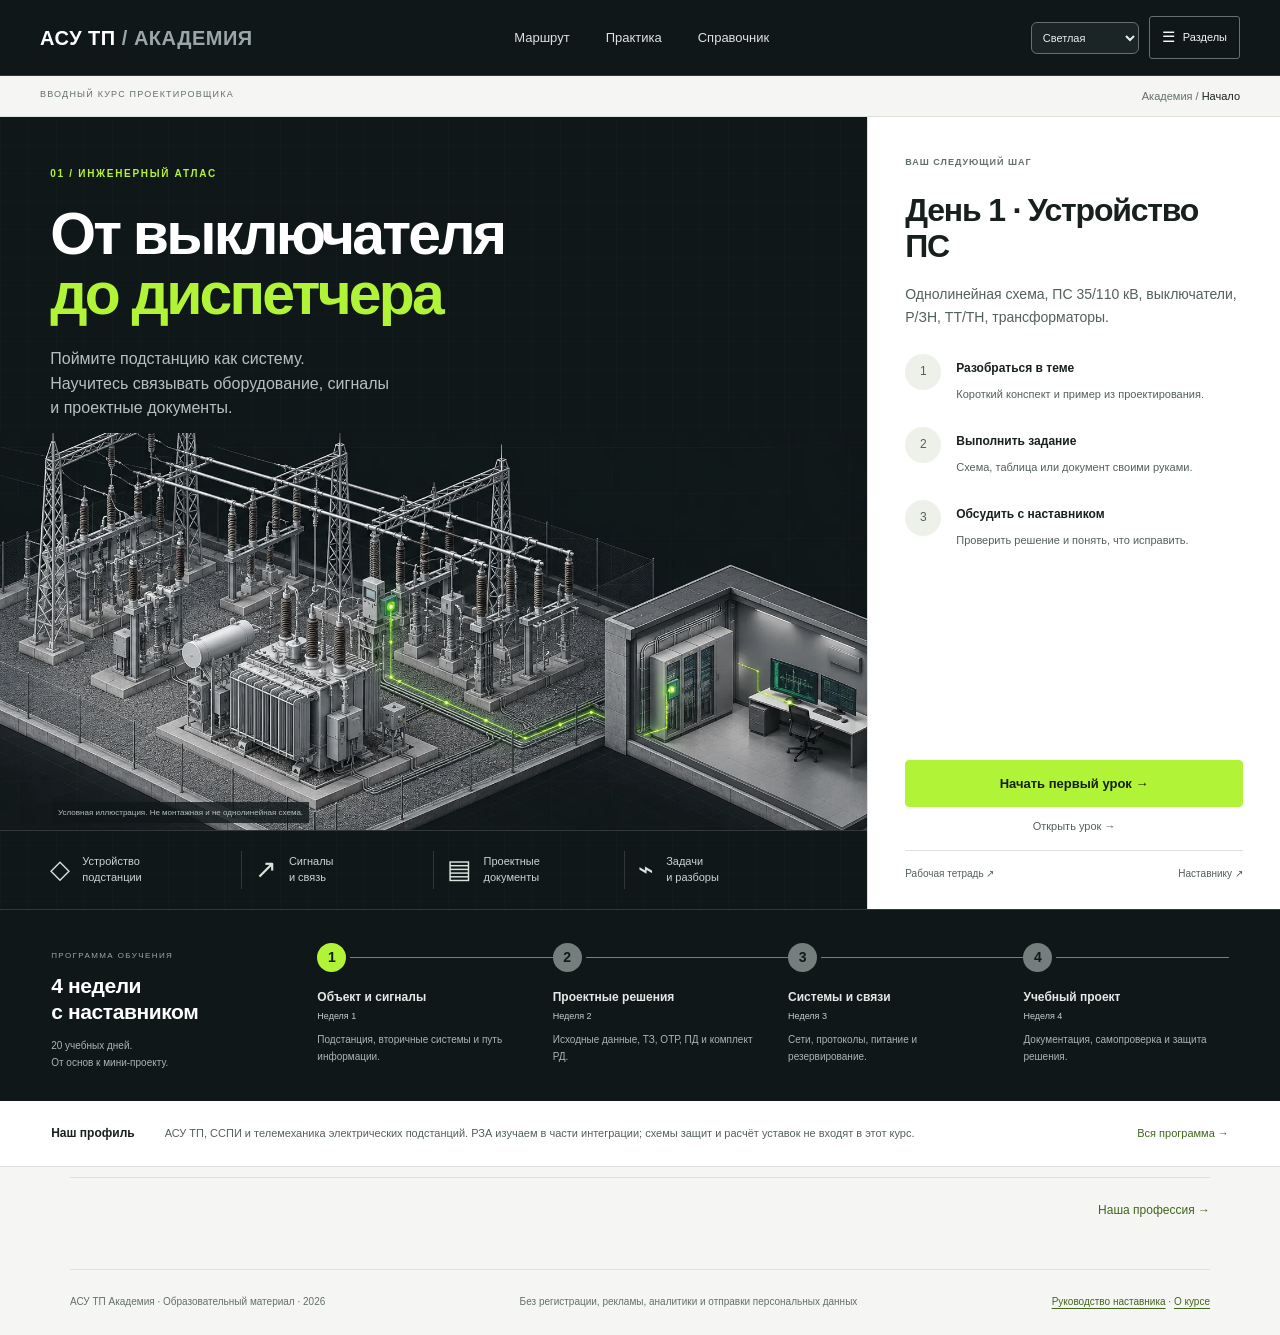
<file: asu-tp-academy/preview-atlas/index.html>
<!doctype html>
<html lang="ru">
<head>
  <meta charset="UTF-8">
  <meta name="viewport" content="width=device-width, initial-scale=1">
  <meta name="theme-color" content="#101517">
  <meta name="description" content="Бесплатный интерактивный курс для начинающего проектировщика АСУ ТП, ССПИ и телемеханики электрических подстанций: документация, нормы, схемы, практические задания и тесты.">
  <title>АСУ ТП Академия — вводный курс проектировщика подстанций</title>
  <link rel="stylesheet" href="styles.css?v=20261030-atlas-2">
  <script src="lessons.js?v=20261030-atlas-2" defer></script>
  <script src="app.js?v=20261030-atlas-2" defer></script>
</head>
<body>
  <a class="skip" href="#main">Перейти к содержанию</a>
  <div class="layout">
    <aside class="sidebar" id="course-sidebar" aria-label="Навигация по курсу">
      <button class="sidebar-close" id="menu-close" type="button" aria-label="Закрыть оглавление">×</button>
      <a class="brand" href="#start" aria-label="АСУ ТП Академия — начало">
        <span class="brand-icon" aria-hidden="true">⌁</span><span><strong>АСУ ТП</strong><small>АКАДЕМИЯ</small></span>
      </a>
      <div class="sidebar-label">УЧЕБНИК ПРОЕКТИРОВЩИКА</div>
      <nav class="side-nav" id="side-nav">
        <a href="#start" class="nav-link active"><span>01</span> Главная</a>
        <a href="#work" class="nav-link"><span>02</span> Чем мы занимаемся</a>
        <a href="#substation" class="nav-link"><span>03</span> Как работает АСУ ТП</a>
        <a href="#documents" class="nav-link"><span>04</span> ТЗ → ОТР → ПД → РД</a>
        <a href="#signals" class="nav-link"><span>05</span> Сигналы и протоколы</a>
        <a href="#standards" class="nav-link"><span>06</span> ГОСТ и СТО</a>
        <a href="#roadmap" class="nav-link"><span>07</span> План на 4 недели</a>
        <a href="#tasks" class="nav-link"><span>08</span> Практические задания</a>
        <a href="#exam" class="nav-link"><span>09</span> Проверка знаний</a>
        <a href="#dictionary" class="nav-link"><span>10</span> Словарь</a>
        <a href="#finish" class="nav-link"><span>11</span> Итоговый проект</a>
      </nav>
      <div class="sidebar-resources"><a href="MENTOR_GUIDE.md" target="_blank" rel="noopener">Наставнику ↗</a><a href="#finish">Учебный проект →</a></div>
      <div class="sidebar-bottom"><div class="muted-label">ВАШ ПРОГРЕСС</div><div class="progress-line"><div class="progress-fill" id="global-progress" style="width:0%"></div></div><span id="progress-text">0 из 20 этапов</span><p class="tiny">Прогресс хранится только в этом браузере.</p></div>
    </aside>

    <button class="menu-scrim" id="menu-scrim" type="button" aria-label="Закрыть оглавление" hidden></button>
    <main id="main" class="main" tabindex="-1">
      <header class="topbar">
        <a class="atlas-brand" href="#start" aria-label="АСУ ТП Академия — начало">АСУ ТП <span>/ АКАДЕМИЯ</span></a>
        <nav class="atlas-nav" aria-label="Основные разделы"><a class="nav-link" href="#roadmap">Маршрут</a><a class="nav-link" href="#tasks">Практика</a><a class="nav-link" href="#dictionary">Справочник</a></nav>
        <div class="atlas-controls"><label class="theme-control"><span class="sr-only">Тема</span><select id="theme-select" aria-label="Цветовая тема"><option value="light">Светлая</option><option value="dark">Тёмная</option><option value="system">Как в системе</option></select></label><button class="menu-button" id="menu-toggle" type="button" aria-expanded="false" aria-controls="course-sidebar">☰ <span>Разделы</span></button></div>
      </header>
      <div class="atlas-location"><span>ВВОДНЫЙ КУРС ПРОЕКТИРОВЩИКА</span><span class="breadcrumb">Академия / <strong id="current-section">Начало</strong></span></div><div id="storage-notice" class="storage-notice" role="status" hidden>Хранилище браузера недоступно. Отметки сохранятся только до закрытия страницы.</div><noscript><div class="callout warning"><b>Для уроков и теста нужен JavaScript.</b><p>Основной конспект ниже доступен без него. Можно также открыть <a href="MENTOR_GUIDE.md">руководство наставника</a>.</p></div></noscript>
      <section id="start" class="section hero-section">
        <div class="atlas-hero">
          <div class="atlas-canvas">
            <div class="atlas-intro"><span class="atlas-kicker">01 / ИНЖЕНЕРНЫЙ АТЛАС</span><h1>От выключателя <br><em>до диспетчера</em></h1><p>Поймите подстанцию как систему.<br>Научитесь связывать оборудование, сигналы<br class="desktop-break"> и проектные документы.</p></div>
            <figure class="atlas-scene"><img id="atlas-illustration" src="materials/atlas-substation.webp" alt="Условная художественная иллюстрация подстанции, шкафа автоматизации и диспетчерского рабочего места" width="1536" height="1024"><figcaption>Условная иллюстрация. Не монтажная и не однолинейная схема.</figcaption></figure>
            <div class="atlas-topics"><a href="#substation"><span aria-hidden="true">◇</span><b>Устройство<br>подстанции</b></a><a href="#signals"><span aria-hidden="true">↗</span><b>Сигналы<br>и связь</b></a><a href="#documents"><span aria-hidden="true">▤</span><b>Проектные<br>документы</b></a><a href="#tasks"><span aria-hidden="true">⌁</span><b>Задачи<br>и разборы</b></a></div>
          </div>
          <aside class="atlas-lesson" aria-labelledby="next-lesson-title">
            <span class="atlas-kicker">ВАШ СЛЕДУЮЩИЙ ШАГ</span><h2 id="next-lesson-title">День 1 · Устройство ПС</h2><p id="next-lesson-summary">Начните с первичного оборудования и пути сигнала.</p>
            <ol class="atlas-steps"><li><span>1</span><div><strong>Разобраться в теме</strong><p>Короткий конспект и пример из проектирования.</p></div></li><li><span>2</span><div><strong>Выполнить задание</strong><p>Схема, таблица или документ своими руками.</p></div></li><li><span>3</span><div><strong>Обсудить с наставником</strong><p>Проверить решение и понять, что исправить.</p></div></li></ol>
            <a class="btn primary atlas-cta" id="continue-learning" href="#day-1">Начать первый урок →</a><a class="atlas-lesson-link" id="next-lesson-link" href="#day-1">Открыть урок →</a>
            <div class="atlas-resources"><a href="materials/workbook.html" target="_blank" rel="noopener">Рабочая тетрадь ↗</a><a href="MENTOR_GUIDE.md" target="_blank" rel="noopener">Наставнику ↗</a></div>
          </aside>
        </div>
        <nav class="atlas-route" aria-label="Четыре недели обучения"><div class="atlas-route-intro"><span>ПРОГРАММА ОБУЧЕНИЯ</span><h2>4 недели<br>с наставником</h2><p>20 учебных дней.<br>От основ к мини-проекту.</p></div><a href="#day-1"><span class="atlas-step-number">1</span><strong>Объект и сигналы</strong><small>Неделя 1</small><p>Подстанция, вторичные системы и путь информации.</p></a><a href="#day-6"><span class="atlas-step-number">2</span><strong>Проектные решения</strong><small>Неделя 2</small><p>Исходные данные, ТЗ, ОТР, ПД и комплект РД.</p></a><a href="#day-11"><span class="atlas-step-number">3</span><strong>Системы и связи</strong><small>Неделя 3</small><p>Сети, протоколы, питание и резервирование.</p></a><a href="#day-16"><span class="atlas-step-number">4</span><strong>Учебный проект</strong><small>Неделя 4</small><p>Документация, самопроверка и защита решения.</p></a></nav>
        <div class="atlas-boundary"><strong>Наш профиль</strong><p>АСУ ТП, ССПИ и телемеханика электрических подстанций. РЗА изучаем в части интеграции; схемы защит и расчёт уставок не входят в этот курс.</p><a href="#roadmap">Вся программа →</a></div>
      </section>

      <section id="work" class="section">
        <div class="section-heading"><span class="section-num">01 / ПРОФЕССИЯ</span><h2>Чем занимается наш отдел</h2><p>В двух словах: мы проектируем решения, благодаря которым оборудование подстанции можно наблюдать, контролировать и, когда предусмотрено проектом, управлять им удалённо.</p></div>
        <div class="cards three">
          <article class="feature-card"><div class="feature-icon">◈</div><h3>АСУ ТП</h3><p>Система автоматизированного управления технологическими процессами: сбор данных, визуализация, архивирование, обмен, контроль и разрешённое управление.</p><span class="tag">Архитектура системы</span></article>
          <article class="feature-card"><div class="feature-icon">⌁</div><h3>ССПИ / телемеханика</h3><p>Сбор и передача технологической информации между подстанцией и диспетчерскими пунктами по заданным каналам и протоколам.</p><span class="tag">ТС · ТИ · ТУ</span></article>
          <article class="feature-card"><div class="feature-icon">▦</div><h3>Проектирование</h3><p>Получаем исходные данные, прорабатываем решения, оформляем ОТР/ПД/РД, формируем спецификации, таблицы сигналов и задания смежным отделам.</p><span class="tag">Результат — документы</span></article>
        </div>
        <div class="split-layout">
          <div class="panel"><h3>Что инженер делает на практике</h3><ol class="numbered"><li><b>Анализирует</b> ТЗ, схемы подстанции, существующую ТМ, перечни сигналов и ограничения.</li><li><b>Выбирает</b> принципиальную архитектуру АСУ ТП, способы интеграции и каналы обмена.</li><li><b>Проектирует</b> состав оборудования, информационные и кабельные связи, питание, размещение.</li><li><b>Оформляет</b> схемы, чертежи, ведомости, спецификации и документацию для согласований.</li><li><b>Проверяет</b> согласованность сигналов, интерфейсов, кабелей, спецификаций и ТЗ.</li></ol></div>
          <div class="panel panel-accent"><h3>С кем взаимодействуем</h3><div class="role-row"><span>ЭТ / первичное оборудование</span><small>Схема ПС, аппараты, трансформаторы</small></div><div class="role-row"><span>РЗА и ПА</span><small>Сигналы, интерфейсы, управление, интеграция</small></div><div class="role-row"><span>Связь / ВОЛС</span><small>Каналы, оборудование, точки подключения</small></div><div class="role-row"><span>СС / электропитание</span><small>Резервирование питания, ИБП, щиты</small></div><div class="role-row"><span>Эксплуатация / ЦУС / ДП</span><small>Перечни сигналов, диспетчерские требования</small></div><div class="role-row"><span>Сметчики / монтаж / ПНР</span><small>Объёмы, монтажные данные, испытания</small></div></div>
        </div>
        <div class="mentor-tip">Рабочий принцип: <strong>ни один сигнал или кабель не возникает «из воздуха».</strong> У каждого должны быть источник, назначение, способ передачи и документ-основание.</div>
      </section>

      <section id="substation" class="section">
        <div class="section-heading"><span class="section-num">02 / ОБЪЕКТ</span><h2>Как устроена подстанция</h2><p>Нужно понимать электротехнический объект настолько, чтобы корректно привязывать сигналы и команды к оборудованию.</p></div>
        <div class="cards two"><div class="panel"><h3>Первичное оборудование</h3><p>Силовые трансформаторы, выключатели, разъединители, заземляющие ножи, измерительные трансформаторы, сборные шины. Оно непосредственно участвует в передаче и распределении электроэнергии.</p><div class="tag-set"><span class="tag">Трансформатор</span><span class="tag">Выключатель</span><span class="tag">Разъединитель</span><span class="tag">ТТ / ТН</span></div></div><div class="panel"><h3>Вторичные системы</h3><p>РЗА, автоматика, оперативная блокировка, измерительные преобразователи, ССПИ, АСУ ТП, связь, электропитание. Они измеряют, защищают, контролируют и управляют оборудованием.</p><div class="tag-set"><span class="tag">РЗА</span><span class="tag">ССПИ</span><span class="tag">Контроллеры</span><span class="tag">СГП</span></div></div></div>
        <div class="panel diagram-panel"><h3>Путь информации: от аппарата до диспетчера</h3><div class="flow-diagram"><div class="flow-box"><small>01 · ИСТОЧНИК</small><strong>Выключатель 35 кВ</strong><span>Положение / аварии</span></div><span class="arrow">→</span><div class="flow-box"><small>02 · СБОР</small><strong>Контроллер / РЗА</strong><span>Считывание событий</span></div><span class="arrow">→</span><div class="flow-box"><small>03 · СЕТЬ ПС</small><strong>ПТК АСУ ТП</strong><span>Обработка / архив</span></div><span class="arrow">→</span><div class="flow-box"><small>04 · ОБМЕН</small><strong>ЦУС / ДП</strong><span>IEC 104 / IEC 101</span></div></div><p class="fine-print">Маршрут зависит от проекта: данные могут поступать по дискретным цепям либо по цифровому интерфейсу, а верхний уровень может отсутствовать в локальном комплексе ССПИ.</p></div>
        <div class="callout"><b>Пример</b><p>Поступил сигнал «Выключатель В 35 Т‑1 отключён». Его источником может быть блок-контакт выключателя или устройство, контролирующее состояние аппарата. В проекте должны быть определены достоверный источник, физический/логический интерфейс, идентификатор сигнала, приёмник и назначение.</p></div>
      </section>

      <section id="documents" class="section">
        <div class="section-heading"><span class="section-num">03 / ДОКУМЕНТАЦИЯ</span><h2>От ТЗ до рабочих чертежей</h2><p>Главное различие — глубина проработки и цель документа. Названия «ТЗ», «ОТР», «ПД» и «РД» не образуют единую обязательную линейную последовательность во всех договорах.</p></div>
        <div class="timeline">
          <div class="timeline-item"><div class="timeline-mark">ТЗ</div><div><h3>Техническое задание — <em>что требуется?</em></h3><p>Требования к функциям, объекту, количеству и качеству информации, каналам связи, оборудованию, надёжности, испытаниям, границам работ.</p><div class="example">Пример: «Передать положения новых выключателей 35 кВ в ДП по согласованному протоколу».</div></div></div>
          <div class="timeline-item"><div class="timeline-mark">ОТР</div><div><h3>Основные технические решения — <em>какую концепцию выбираем?</em></h3><p>Кратко показываем архитектуру, принципы интеграции существующей системы, состав оборудования, схемы обмена, питание и размещение. ОТР — распространённый договорной этап/документ, а не обязательная стадия по ПП № 87.</p><div class="example">Пример: «Устанавливаем шкаф ССПИ; существующую ТМ интегрируем через согласованный интерфейс».</div></div></div>
          <div class="timeline-item"><div class="timeline-mark">ПД</div><div><h3>Проектная документация — <em>почему решение допустимо?</em></h3><p>Фиксируем и обосновываем проектные решения в составе и объёме, определённых законодательством, заданием и видом объекта. ПД ориентирована на согласование, экспертизу в применимых случаях и подтверждение требований.</p><div class="example">Пример: структурная схема системы, описание связи, питания, отказоустойчивости и информационных потоков.</div></div></div>
          <div class="timeline-item"><div class="timeline-mark">РД</div><div><h3>Рабочая документация — <em>как это построить?</em></h3><p>Схемы соединений и подключений, расположение оборудования, клеммные подключения, кабельный журнал, спецификация оборудования, ведомости, рабочие чертежи.</p><div class="example">Пример: от контактов QF‑1 до входов контроллера, с марками кабелей, клеммами и позициями.</div></div></div>
          <div class="timeline-item"><div class="timeline-mark">ЗД</div><div><h3>Заводская документация — <em>как собрать шкаф?</em></h3><p>Комплект изготовителя: размещение аппаратов, внутренний монтаж, клеммы, схемы шкафа. Состав выдачи зависит от договора, заказчика и разделения ответственности с заводом.</p></div></div>
          <div class="timeline-item"><div class="timeline-mark">ПНР</div><div><h3>Пусконаладочные работы — <em>как проверить?</em></h3><p>Проверка монтажа, сигналов и команд, каналов связи, функциональных алгоритмов, архивов, обмена с верхним уровнем и результатов испытаний.</p></div></div>
        </div>
        <div class="panel checklist-panel"><h3>Что нужно проверить перед выдачей РД</h3><div class="check-grid"><label><input type="checkbox" data-check="rd1"> Совпадают названия оборудования по всем документам</label><label><input type="checkbox" data-check="rd2"> Есть источник и приёмник каждого сигнала</label><label><input type="checkbox" data-check="rd3"> Интерфейсы и протоколы подтверждены документацией</label><label><input type="checkbox" data-check="rd4"> Кабели учтены в журналах и спецификации</label><label><input type="checkbox" data-check="rd5"> Питание и резервирование согласованы</label><label><input type="checkbox" data-check="rd6"> Все замечания согласования закрыты</label></div></div>
      </section>

      <section id="signals" class="section">
        <div class="section-heading"><span class="section-num">04 / ДАННЫЕ И СВЯЗЬ</span><h2>ТС, ТИ, ТУ: три базовые сущности</h2><p>Нужно отличать логический сигнал от физической клеммы, кабельной жилы, точки протокола и расценки ПНР. Это не одно и то же.</p></div>
        <div class="cards three signal-cards"><div class="signal-card"><div class="big-symbol">ТС</div><h3>Телесигнализация</h3><p>Дискретные состояния и события: «включено», «отключено», «авария», «ключ в местном режиме».</p><small>Одноточечные / двухточечные значения</small></div><div class="signal-card"><div class="big-symbol">ТИ</div><h3>Телеизмерения</h3><p>Числовые величины: ток, напряжение, мощность, частота, температура.</p><small>Значение, единица измерения, масштаб, качество</small></div><div class="signal-card"><div class="big-symbol">ТУ</div><h3>Телеуправление</h3><p>Диспетчерские команды: включить/отключить выключатель, изменить состояние управляемого объекта.</p><small>Права, разрешения, блокировки, подтверждение</small></div></div>
        <div class="panel data-panel"><div class="table-header"><div><h3>Мини-пример таблицы сигналов</h3><p>Условная ПС с двумя проектируемыми выключателями 35 кВ.</p></div><a class="btn small ghost" id="export-signals" href="example_signals_35kv.csv" download>Скачать CSV ↓</a></div><div class="table-scroll"><table><caption class="sr-only">Учебная таблица сигналов — те же строки и столбцы, что в скачиваемом CSV</caption><thead><tr><th scope="col">Объект</th><th scope="col">Сигнал / команда</th><th scope="col">Тип</th><th scope="col">Логических точек</th><th scope="col">Источник</th><th scope="col">Приёмник</th><th scope="col">Примечание</th></tr></thead><tbody><tr><td>В 35 Т-1 и В 35 Т-2</td><td>Положение</td><td>ТС DP</td><td>2</td><td>Уточнить</td><td>Уточнить</td><td>По одному двухточечному объекту на аппарат</td></tr><tr><td>В 35 Т-1 и В 35 Т-2</td><td>Неисправность</td><td>ТС SP</td><td>2</td><td>Уточнить</td><td>Уточнить</td><td>По одному одноточечному объекту на аппарат</td></tr><tr><td>В 35 Т-1 и В 35 Т-2</td><td>Местный режим</td><td>ТС SP</td><td>2</td><td>Уточнить</td><td>Уточнить</td><td>По одному одноточечному объекту на аппарат</td></tr><tr><td>В 35 Т-1 и В 35 Т-2</td><td>Токи фаз A/B/C</td><td>ТИ</td><td>6</td><td>Уточнить</td><td>Уточнить</td><td>Три фазных тока на аппарат</td></tr><tr><td>В 35 Т-1 и В 35 Т-2</td><td>Отключить / включить</td><td>ТУ</td><td>2</td><td>Уточнить</td><td>Уточнить</td><td>По одному двухпозиционному объекту команды на аппарат</td></tr></tbody></table></div><p class="fine-print">В примере логических точек: 2 DP + 4 SP + 6 ТИ + 2 командных объекта. Это <strong>не</strong> автоматический подсчёт физических дискретных входов/выходов, адресов конкретного протокола или каналов ПНР.</p></div>
        <div class="panel"><h3>Протоколы, о которых обязательно знать</h3><div class="protocol-grid"><div><strong>IEC 60870‑5‑101</strong><p>Телемеханика. В типовом случае последовательный канал связи и передача ТС, ТИ, ТУ.</p></div><div><strong>IEC 60870‑5‑104</strong><p>Телемеханика поверх TCP/IP. Часто применяется для связи ПС с диспетчерским уровнем.</p></div><div><strong>IEC 61850 (MMS / GOOSE)</strong><p>Интеграция и обмен внутри ПС: MMS — клиент-серверный обмен, GOOSE — передача событий в локальной сети.</p></div><div><strong>Modbus RTU / TCP</strong><p>Интеграция контроллеров, измерителей и вспомогательных устройств; необходимо знать карту регистров и типы данных.</p></div><div><strong>RS‑485</strong><p>Физический интерфейс, <strong>не протокол</strong>. Требует проверки топологии линии, оконечных сопротивлений, общего потенциала и защиты.</p></div><div><strong>ВОЛС / Ethernet / GSM</strong><p>Среда или технология связи, <strong>не прикладной протокол</strong>. Канал выбирается по требованиям объекта и доступной инфраструктуре.</p></div></div></div>
        <div class="callout warning"><b>Важно для телеуправления</b><p>Команды нельзя проектировать как «простую передачу битов». Нужно определить источник, права управления, местный/дистанционный режим, блокировки, модель команды, обратное подтверждение и порядок проверки.</p></div>
      </section>

      <section id="standards" class="section">
        <div class="section-heading"><span class="section-num">05 / НОРМАТИВНАЯ БАЗА</span><h2>Что читать в первую очередь</h2><p>Не надо заучивать сотни страниц сразу. Начните с назначения документа, области применения и разделов, непосредственно относящихся к текущей задаче.</p></div>
        <div class="standard-notice"><span>✓</span><p>Карточки 13 ГОСТ проверены по Росстандарту 30.10.2026. Редакции НПА/СТО и применимость к проекту уточняются отдельно. Для ГОСТ Р 21.101-2026 проверьте поправку ИУС 11-2026. <a href="materials/norm-reading-guide.html" target="_blank" rel="noopener">Что читать и как проверять →</a></p></div>
        <div class="filter-bar"><div class="search-wrap"><span aria-hidden="true">⌕</span><input id="standards-search" type="search" placeholder="Найти стандарт по номеру или теме…" aria-label="Поиск нормативных документов"></div><div class="filter-pills" id="standard-filters"><button class="chip active" data-tier="all">Все</button><button class="chip" data-tier="1">Изучить сразу</button><button class="chip" data-tier="2">Следующий этап</button><button class="chip" data-tier="3">По задаче</button></div></div>
        <div class="standard-list" id="standards-list"></div><div class="callout"><b>Иерархия требований</b><p>Законодательство и обязательные требования нельзя подменять СТО. Стандарты организации применяются с учётом их сферы действия, договора и требований заказчика. Сам по себе факт существования ГОСТ или СТО не означает обязательности каждого его положения во всех проектах.</p></div>
      </section>

      <section id="roadmap" class="section">
        <div class="section-heading"><span class="section-num">06 / АДАПТАЦИЯ</span><h2>План обучения на 20 рабочих дней</h2><p>Для специалиста с базовой электротехнической подготовкой. Программа рассчитана на изучение с наставником; в конце каждой недели требуется проверка практики.</p></div>
        <p><a href="lessons.html">Дополнительный конспект: все 20 уроков на одной странице ↗</a></p><div id="week-list" class="week-list"></div><div class="roadmap-footer"><button type="button" class="btn ghost small" id="reset-progress">Сбросить отметки изучения</button><span class="fine-print">Отметки сохраняются локально на устройстве. Серверного журнала сотрудников нет.</span></div>
      </section>

      <section id="tasks" class="section">
        <div class="section-heading"><span class="section-num">07 / ПРАКТИКА</span><h2>Шесть задач из работы проектировщика</h2><p>Все примеры учебные, без использования реальных схем и сведений о действующих энергообъектах. Сначала выполните работу самостоятельно, затем откройте разбор.</p></div>
        <div class="exercises" id="exercise-list"></div>
      </section>

      <section id="exam" class="section">
        <div class="section-heading"><span class="section-num">08 / КОНТРОЛЬ</span><h2>Тест: 24 вопроса</h2><p>Каждая попытка — 24 вопроса из банка 36; вопросы и варианты ответов перемешиваются. Один правильный ответ в каждом вопросе. Для зачёта рекомендуем 20 из 24 и успешную практическую работу. Это открытый учебный тренажёр, а не защищённый экзамен или подтверждение квалификации. Допуск к самостоятельной работе определяет наставник после проверки проекта.</p></div>
        <div id="quiz-validation" class="callout warning" role="alert" hidden></div><div class="exam-top"><div class="exam-score"><strong id="exam-score">— / 24</strong><small id="exam-status">Результат появится после проверки</small></div><div class="exam-explain">Темы: объекты и сигналы, документация, интерфейсы, нормативная база, профессиональные решения.</div></div>
        <form id="quiz-form" novalidate><div id="quiz-list" class="quiz-list"></div><div class="quiz-actions"><span id="answered-count" class="answered-count" aria-live="polite">Отвечено: 0 из 24</span><button class="btn primary" type="submit">Проверить ответы <span aria-hidden="true">↗</span></button><button class="btn ghost" type="button" id="quiz-reset">Пройти заново</button></div></form>
        <div class="result-panel" id="exam-result" hidden role="status" aria-live="polite"></div>
      </section>

      <section id="dictionary" class="section">
        <div class="section-heading"><span class="section-num">09 / СПРАВОЧНИК</span><h2>Словарь начинающего инженера</h2><p>Короткие объяснения встречающихся в заданиях, схемах и пояснительных записках терминов.</p></div>
        <div class="search-wrap dictionary-search"><span aria-hidden="true">⌕</span><input id="glossary-search" type="search" placeholder="Например: DP, ВОЛС, СГП, GOOSE…" aria-label="Поиск терминов"></div><div class="glossary-grid" id="glossary-grid"></div>
      </section>

      <section id="finish" class="section finish-section">
        <div class="section-heading"><span class="section-num">10 / ИТОГОВАЯ РАБОТА</span><h2>Первый собственный учебный проект</h2><p>После 4 недель специалист готовит небольшой комплект по условному расширению ССПИ ПС 35/10 кВ: два выключателя 35 кВ и передача данных диспетчеру.</p></div>
        <div class="cards two"><div class="panel"><h3>Что нужно выдать наставнику</h3><ol class="numbered"><li>Реестр исходных данных и открытых вопросов.</li><li>Структурную схему информационных связей.</li><li>Таблицу ТС/ТИ/ТУ с источниками и приёмниками.</li><li>Предварительный выбор интерфейсов и каналов обмена.</li><li>Перечень оборудования и фрагмент спецификации.</li><li>Описание питания, резервирования и границ ответственности.</li><li>Самопроверку на соответствие ТЗ и РД.</li></ol></div><div class="panel panel-accent"><h3>Как будет оцениваться работа</h3><div class="score-row"><span>Исходные данные и вопросы</span><b>20</b></div><div class="score-row"><span>Техническая корректность</span><b>30</b></div><div class="score-row"><span>Сигналы и информационные связи</span><b>20</b></div><div class="score-row"><span>Комплектность и согласованность РД</span><b>20</b></div><div class="score-row"><span>Самопроверка и пояснения</span><b>10</b></div><div class="score-total"><span>ВСЕГО</span><b>100 баллов</b></div><p class="fine-print">Рекомендуемый порог 80/100 при отсутствии критических ошибок: несанкционированного ТУ, неописанных интерфейсов, несогласованного питания и отсутствия источников сигналов.</p></div></div>
        <div class="resource-actions"><a class="btn primary" href="MENTOR_GUIDE.md" target="_blank" rel="noopener">Учебное ТЗ и критерии ↗</a><a class="btn ghost" href="materials/workbook.html" target="_blank" rel="noopener">Исходные данные и шаблоны ↗</a></div>
        <div class="completion"><div><h3>Следующий шаг — проверка наставником.</h3><p id="completion-status" role="status" aria-live="polite">Результат адаптации подтверждает наставник по реальным чертежам и ответам на замечания. Приёмка теста сама по себе не означает допуск к самостоятельному проектированию.</p></div><button class="btn ghost" id="print-course" type="button">Распечатать курс</button></div>
      </section>
      <div id="lesson-pages"></div><nav class="section-pagination" id="section-pagination" aria-label="Переход между разделами"></nav>
      <footer class="footer"><span>АСУ ТП Академия · Образовательный материал · 2026</span><span>Без регистрации, рекламы, аналитики и отправки персональных данных</span><span><a href="MENTOR_GUIDE.md" target="_blank" rel="noopener">Руководство наставника</a> · <a href="README.md" target="_blank" rel="noopener">О курсе</a></span></footer>
    </main>
  </div>
</body>
</html>
</file>
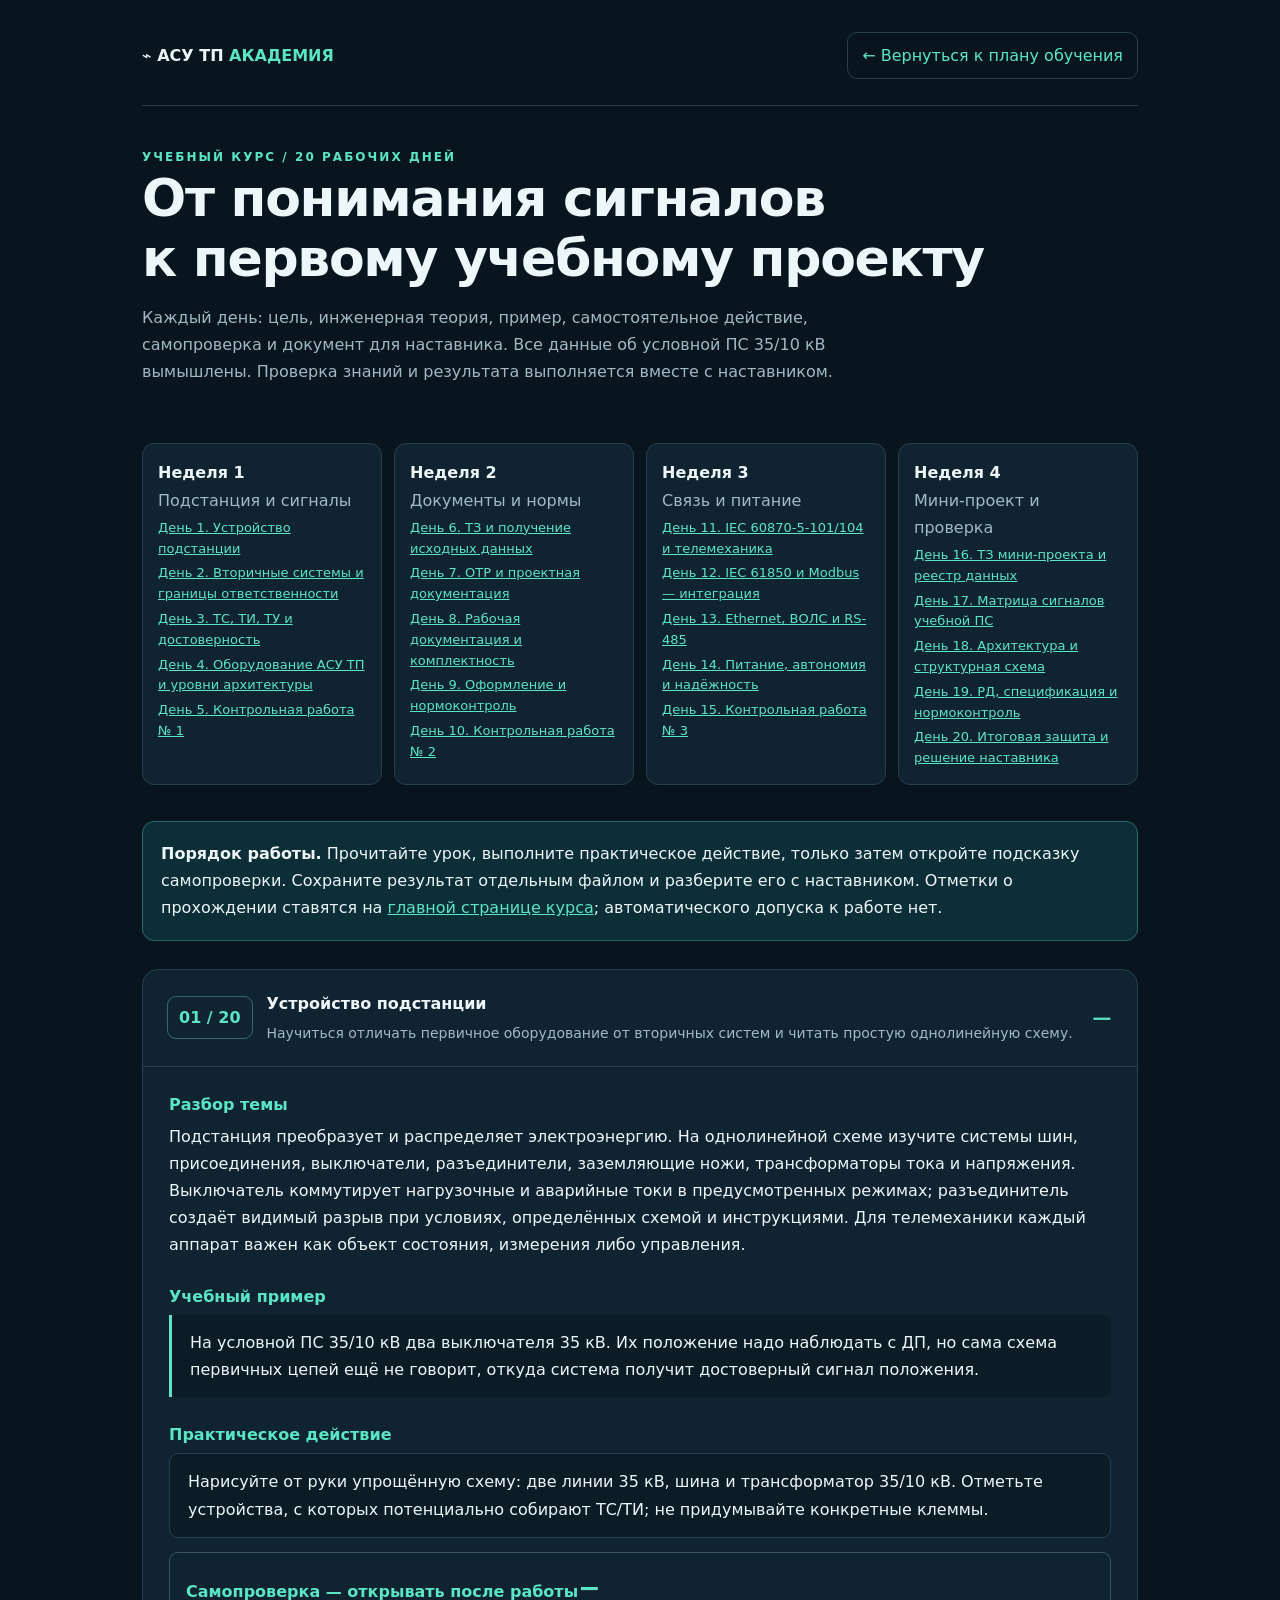
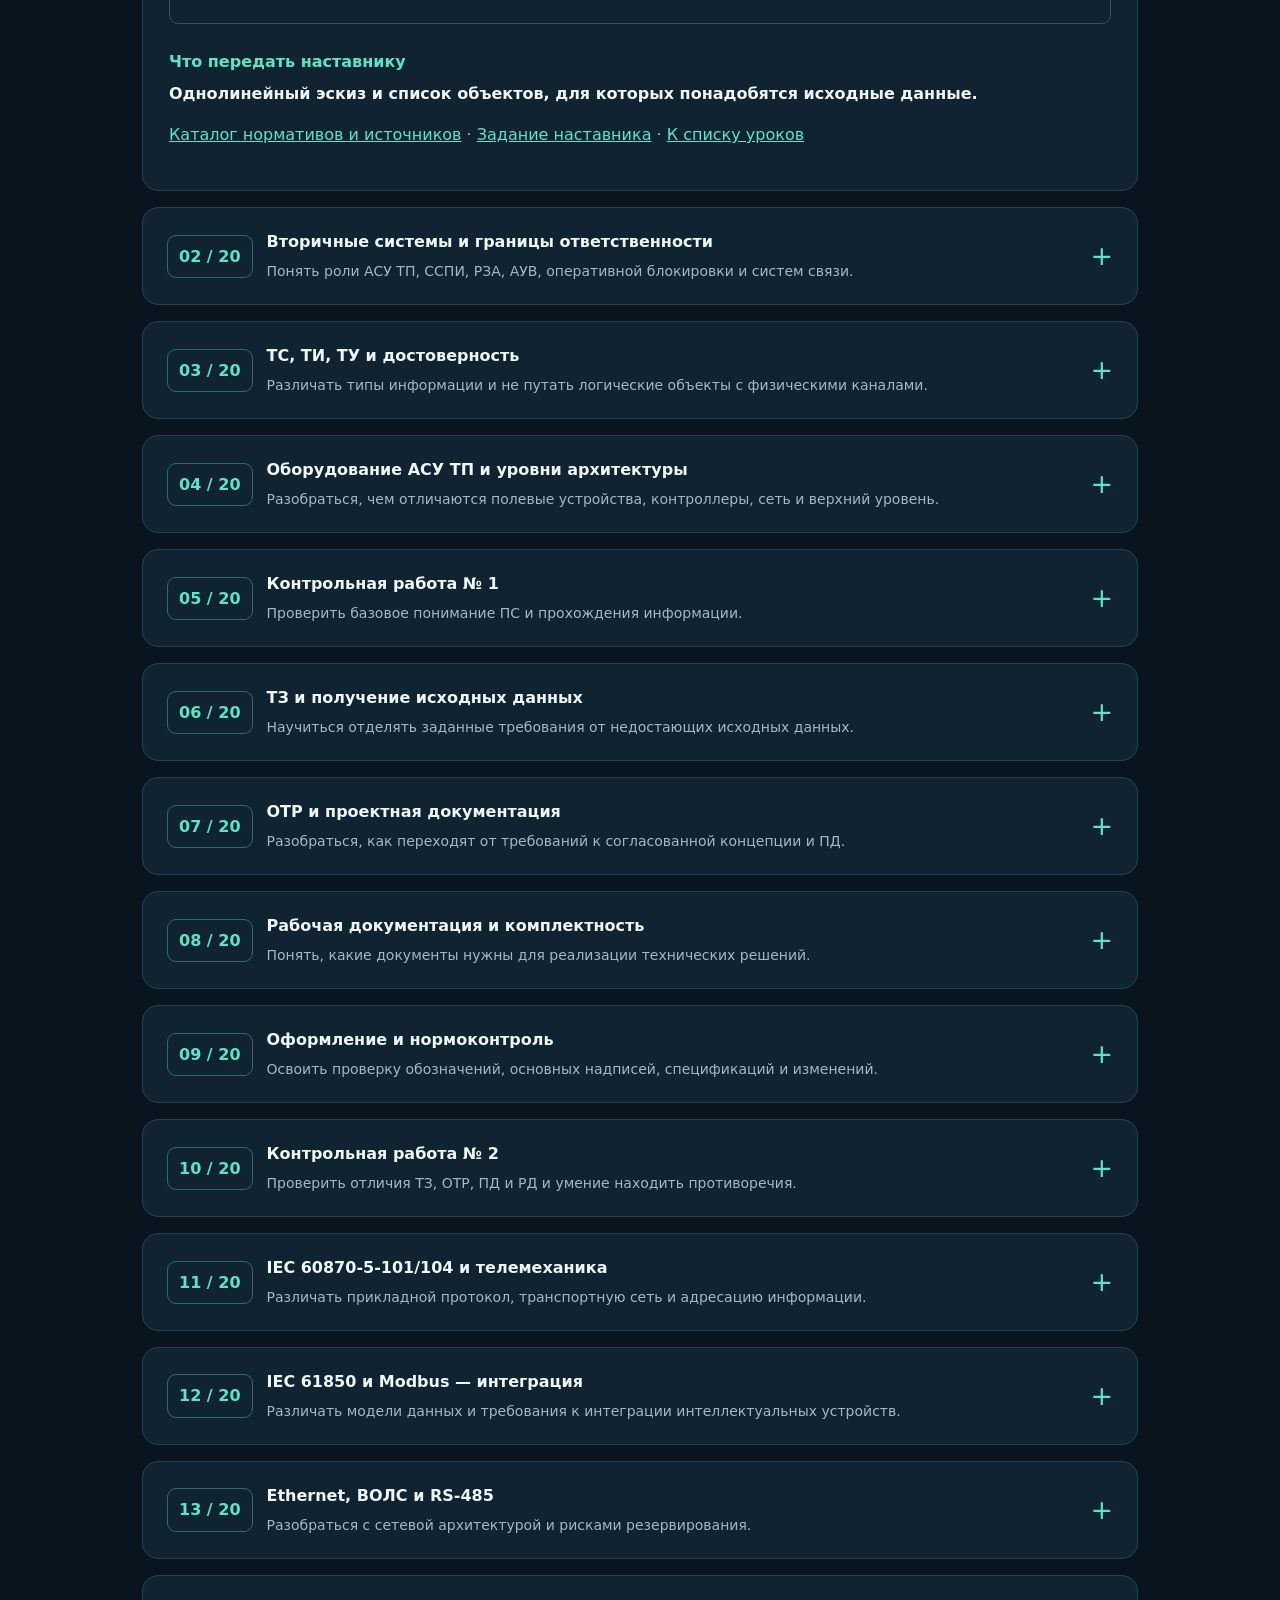
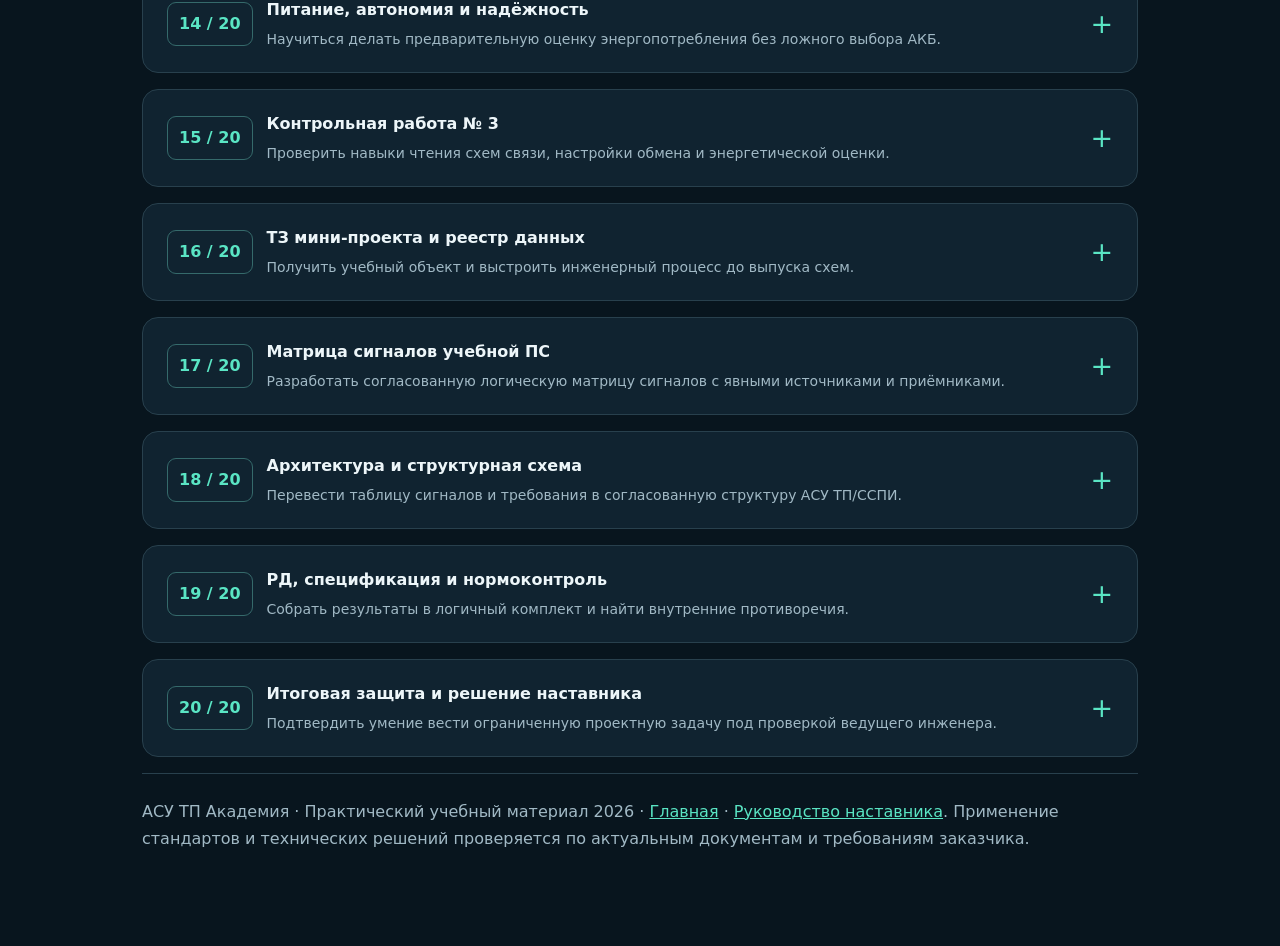
<file: asu-tp-academy/lessons.html>
<!doctype html><html lang="ru"><head><meta charset="utf-8"><meta name="viewport" content="width=device-width, initial-scale=1"><meta name="theme-color" content="#08151e"><meta name="description" content="20 подробных уроков для инженера-проектировщика АСУ ТП электрических подстанций. Теория, примеры, практические задания, самопроверка."><title>20 уроков — АСУ ТП Академия</title><style>
:root{color-scheme:dark;--bg:#08151e;--panel:#102330;--line:#28404d;--muted:#a1b9c5;--txt:#edf6f9;--mint:#5ae5c4}*{box-sizing:border-box}html{scroll-behavior:smooth}body{background:var(--bg);color:var(--txt);font:16px/1.7 system-ui,-apple-system,"Segoe UI",sans-serif;margin:0}a{color:var(--mint)}a:hover{text-decoration:none}.wrap{max-width:1040px;margin:0 auto;padding:24px 22px 80px}.top{display:flex;align-items:center;gap:18px;justify-content:space-between;flex-wrap:wrap;padding:8px 0 26px;border-bottom:1px solid var(--line)}.brand{font-weight:800;text-decoration:none;color:var(--txt)}.brand span{color:var(--mint)}.back{border:1px solid var(--line);border-radius:10px;padding:9px 14px;text-decoration:none}header{padding:36px 0 20px}h1{font-size:clamp(30px,5vw,52px);line-height:1.14;margin:0 0 16px;letter-spacing:-.025em}h2{font-size:25px;line-height:1.3;margin:6px 0 14px}h3{font-size:16px;color:var(--mint);margin:24px 0 5px}p{margin:0 0 14px}.intro{color:var(--muted);max-width:720px}.kicker{text-transform:uppercase;letter-spacing:.17em;font-size:12px;color:var(--mint);font-weight:700}.weeks{display:grid;grid-template-columns:repeat(4,1fr);gap:12px;margin:24px 0 36px}.week{background:var(--panel);border:1px solid var(--line);border-radius:12px;padding:15px}.week b{display:block}.week a{display:block;font-size:13px;line-height:1.6;margin-top:4px}.lesson{border:1px solid var(--line);background:var(--panel);border-radius:16px;margin:16px 0;scroll-margin-top:20px;overflow:hidden}.lesson:target{outline:2px solid var(--mint)}.lesson summary{list-style:none;cursor:pointer;padding:20px 24px;display:flex;gap:14px;align-items:center}.lesson summary::-webkit-details-marker{display:none}.lesson summary::after{content:'+';margin-left:auto;font-size:27px;color:var(--mint)}.lesson[open] summary::after{content:'−'}.day{flex-shrink:0;color:var(--mint);border:1px solid #356a6b;border-radius:9px;padding:7px 11px;font-weight:750}.subtitle{display:block;color:var(--muted);font-size:14px;font-weight:400;margin-top:5px}.lesson-inner{padding:0 26px 28px;border-top:1px solid var(--line)}.example{border-left:3px solid var(--mint);background:#0b1c27;padding:14px 18px;border-radius:0 9px 9px 0}.task{background:#0b1c27;padding:14px 18px;border-radius:9px;border:1px solid #254254}.selfcheck{border:1px solid #385466;border-radius:9px;margin:14px 0}.selfcheck summary{padding:12px 16px;font-weight:700;color:var(--mint);display:block}.selfcheck p{padding:0 16px 14px;margin:0}.deliverable{font-weight:650}.tip{background:#0c2e37;border:1px solid #286968;border-radius:12px;padding:18px;margin:28px 0}.muted{color:var(--muted)}footer{padding-top:24px;border-top:1px solid var(--line);color:var(--muted)}@media(max-width:780px){.weeks{grid-template-columns:repeat(2,1fr)}}@media(max-width:520px){.wrap{padding:14px 14px 48px}.weeks{grid-template-columns:1fr}.lesson summary{padding:16px 14px;gap:10px}.lesson-inner{padding:0 16px 22px}.day{font-size:13px}.lesson summary::after{font-size:19px}}@media print{body{color:#111;background:#fff}.wrap{max-width:none;padding:0}.top,.back,.weeks{display:none}.lesson{background:#fff;color:#111;border:1px solid #aaa;break-inside:avoid}.lesson-inner{display:block!important}.lesson summary::after{display:none}.kicker,.day,h3{color:#065c54}.example,.task,.tip{color:#111;background:#f5f5f5}.selfcheck{display:none}}
</style></head><body><div class="wrap" id="top"><div class="top"><a class="brand" href="index.html">⌁ АСУ ТП <span>АКАДЕМИЯ</span></a><a class="back" href="index.html#roadmap">← Вернуться к плану обучения</a></div><header><span class="kicker">УЧЕБНЫЙ КУРС / 20 РАБОЧИХ ДНЕЙ</span><h1>От понимания сигналов<br>к первому учебному проекту</h1><p class="intro">Каждый день: цель, инженерная теория, пример, самостоятельное действие, самопроверка и документ для наставника. Все данные об условной ПС 35/10 кВ вымышлены. Проверка знаний и результата выполняется вместе с наставником.</p></header><nav class="weeks" aria-label="Оглавление 20 уроков"><div class="week"><b>Неделя 1</b><span class="muted">Подстанция и сигналы</span><a href="#day-01">День 1. Устройство подстанции</a><a href="#day-02">День 2. Вторичные системы и границы ответственности</a><a href="#day-03">День 3. ТС, ТИ, ТУ и достоверность</a><a href="#day-04">День 4. Оборудование АСУ ТП и уровни архитектуры</a><a href="#day-05">День 5. Контрольная работа № 1</a></div><div class="week"><b>Неделя 2</b><span class="muted">Документы и нормы</span><a href="#day-06">День 6. ТЗ и получение исходных данных</a><a href="#day-07">День 7. ОТР и проектная документация</a><a href="#day-08">День 8. Рабочая документация и комплектность</a><a href="#day-09">День 9. Оформление и нормоконтроль</a><a href="#day-10">День 10. Контрольная работа № 2</a></div><div class="week"><b>Неделя 3</b><span class="muted">Связь и питание</span><a href="#day-11">День 11. IEC 60870-5-101/104 и телемеханика</a><a href="#day-12">День 12. IEC 61850 и Modbus — интеграция</a><a href="#day-13">День 13. Ethernet, ВОЛС и RS-485</a><a href="#day-14">День 14. Питание, автономия и надёжность</a><a href="#day-15">День 15. Контрольная работа № 3</a></div><div class="week"><b>Неделя 4</b><span class="muted">Мини-проект и проверка</span><a href="#day-16">День 16. ТЗ мини-проекта и реестр данных</a><a href="#day-17">День 17. Матрица сигналов учебной ПС</a><a href="#day-18">День 18. Архитектура и структурная схема</a><a href="#day-19">День 19. РД, спецификация и нормоконтроль</a><a href="#day-20">День 20. Итоговая защита и решение наставника</a></div></nav><div class="tip"><strong>Порядок работы.</strong> Прочитайте урок, выполните практическое действие, только затем откройте подсказку самопроверки. Сохраните результат отдельным файлом и разберите его с наставником. Отметки о прохождении ставятся на <a href="index.html#roadmap">главной странице курса</a>; автоматического допуска к работе нет.</div><main><details class="lesson" id="day-01" open><summary><span class="day">01 / 20</span><span><strong>Устройство подстанции</strong><span class="subtitle">Научиться отличать первичное оборудование от вторичных систем и читать простую однолинейную схему.</span></span></summary><div class="lesson-inner"><h3>Разбор темы</h3><p>Подстанция преобразует и распределяет электроэнергию. На однолинейной схеме изучите системы шин, присоединения, выключатели, разъединители, заземляющие ножи, трансформаторы тока и напряжения. Выключатель коммутирует нагрузочные и аварийные токи в предусмотренных режимах; разъединитель создаёт видимый разрыв при условиях, определённых схемой и инструкциями. Для телемеханики каждый аппарат важен как объект состояния, измерения либо управления.</p><h3>Учебный пример</h3><p class="example">На условной ПС 35/10 кВ два выключателя 35 кВ. Их положение надо наблюдать с ДП, но сама схема первичных цепей ещё не говорит, откуда система получит достоверный сигнал положения.</p><h3>Практическое действие</h3><p class="task">Нарисуйте от руки упрощённую схему: две линии 35 кВ, шина и трансформатор 35/10 кВ. Отметьте устройства, с которых потенциально собирают ТС/ТИ; не придумывайте конкретные клеммы.</p><details class="selfcheck"><summary>Самопроверка — открывать после работы</summary><p>Проверка: чем выключатель отличается от разъединителя? Почему схема первичных цепей не заменяет схему вторичных соединений?</p></details><h3>Что передать наставнику</h3><p class="deliverable">Однолинейный эскиз и список объектов, для которых понадобятся исходные данные.</p><p class="muted"><a href="index.html#standards">Каталог нормативов и источников</a> · <a href="MENTOR_GUIDE.md">Задание наставника</a> · <a href="#top">К списку уроков</a></p></div></details><details class="lesson" id="day-02" ><summary><span class="day">02 / 20</span><span><strong>Вторичные системы и границы ответственности</strong><span class="subtitle">Понять роли АСУ ТП, ССПИ, РЗА, АУВ, оперативной блокировки и систем связи.</span></span></summary><div class="lesson-inner"><h3>Разбор темы</h3><p>РЗА обнаруживает определённые повреждения и выдаёт воздействия по заданной логике. АУВ реализует функции управления выключателем. Оперативная блокировка предотвращает недопустимые операции в установленной архитектуре. АСУ ТП/ССПИ собирает и передаёт технологические данные и реализует согласованные функции управления. Одно устройство может обслуживать несколько задач, но границы выдачи проектной документации всё равно необходимо зафиксировать.</p><h3>Учебный пример</h3><p class="example">Терминал РЗА формирует «Срабатывание защиты» и передаёт его в ССПИ по IEC 61850. Проектировщик ССПИ согласует состав данных и интерфейс, но не назначает уставки защиты.</p><h3>Практическое действие</h3><p class="task">Заполните матрицу «функция → ответственный раздел → необходимое задание смежнику» для ТС выключателя, аварийной сигнализации шкафа, дистанционного ТУ и блокировки.</p><details class="selfcheck"><summary>Самопроверка — открывать после работы</summary><p>Проверка: что можно включать в раздел интеграции РЗА и что необходимо передать профильному проектировщику РЗА?</p></details><h3>Что передать наставнику</h3><p class="deliverable">Таблица границ ответственности минимум по шести функциям.</p><p class="muted"><a href="index.html#standards">Каталог нормативов и источников</a> · <a href="MENTOR_GUIDE.md">Задание наставника</a> · <a href="#top">К списку уроков</a></p></div></details><details class="lesson" id="day-03" ><summary><span class="day">03 / 20</span><span><strong>ТС, ТИ, ТУ и достоверность</strong><span class="subtitle">Различать типы информации и не путать логические объекты с физическими каналами.</span></span></summary><div class="lesson-inner"><h3>Разбор темы</h3><p>ТС передаёт состояние или событие, ТИ — измеряемую величину, ТУ — воздействие на объект. Одноточечная индикация (SP) и двухточечная (DP) — разные информационные модели. DP представляет состояние объекта с двумя битами информации в выбранном протоколе, а не автоматически два независимых физических дискретных входа. Для любого сигнала определяют источник, приёмник, адрес/идентификатор, качество, отметку времени и условия достоверности там, где это предусмотрено обменом.</p><h3>Учебный пример</h3><p class="example">Для двух выключателей по заданию требуется по одному DP положения, одному SP неисправности, одному SP местного режима, три фазных тока и одной двухпозиционной модели команды на каждый аппарат: логические объекты DP=2, SP=4, ТИ=6, ТУ=2.</p><h3>Практическое действие</h3><p class="task">Составьте матрицу из пяти строк по видам информации с колонками «объект, тип, число, источник, приёмник, неизвестные данные». Не превращайте значения 2/4/6/2 в подсчёт модулей.</p><details class="selfcheck"><summary>Самопроверка — открывать после работы</summary><p>Проверка: сколько физических входов надо для одного DP? Без схемы сигнальных цепей однозначного ответа нет.</p></details><h3>Что передать наставнику</h3><p class="deliverable">Первая версия таблицы сигналов с явными отметками «Уточнить».</p><p class="muted"><a href="index.html#standards">Каталог нормативов и источников</a> · <a href="MENTOR_GUIDE.md">Задание наставника</a> · <a href="#top">К списку уроков</a></p></div></details><details class="lesson" id="day-04" ><summary><span class="day">04 / 20</span><span><strong>Оборудование АСУ ТП и уровни архитектуры</strong><span class="subtitle">Разобраться, чем отличаются полевые устройства, контроллеры, сеть и верхний уровень.</span></span></summary><div class="lesson-inner"><h3>Разбор темы</h3><p>На нижнем уровне получают информацию от датчиков, контактов и интеллектуальных устройств. Контроллеры и УСО обрабатывают входы/выходы и реализуют согласованные функции. Коммутаторы связывают узлы, а серверы и АРМ обеспечивают визуализацию, архив и обмен на верхнем уровне. Конкретная система может не иметь локального сервера или АРМ — наличие компонентов определяется ТЗ и архитектурой.</p><h3>Учебный пример</h3><p class="example">Сигнал положения может идти по контрольному кабелю на модуль ввода, затем в контроллер и далее по IEC 104 в ДП. Альтернативно данные могут поступать из терминала по MMS и передаваться далее через шлюз.</p><h3>Практическое действие</h3><p class="task">Нарисуйте две допустимые логические цепочки одного ТС: с физическим входом контроллера и через цифровой интерфейс. Под каждым звеном подпишите необходимые подтверждения.</p><details class="selfcheck"><summary>Самопроверка — открывать после работы</summary><p>Проверка: какую информацию нужно получить, прежде чем выбирать число контроллеров и модулей ввода?</p></details><h3>Что передать наставнику</h3><p class="deliverable">Две структурные схемы с легендой устройств и открытыми вопросами.</p><p class="muted"><a href="index.html#standards">Каталог нормативов и источников</a> · <a href="MENTOR_GUIDE.md">Задание наставника</a> · <a href="#top">К списку уроков</a></p></div></details><details class="lesson" id="day-05" ><summary><span class="day">05 / 20</span><span><strong>Контрольная работа № 1</strong><span class="subtitle">Проверить базовое понимание ПС и прохождения информации.</span></span></summary><div class="lesson-inner"><h3>Разбор темы</h3><p>Сначала восстановите логику от технологического аппарата до диспетчерского экрана. Не смешивайте источник физического состояния, прибор, способ получения данных, сеть и программную визуализацию. Для команд направление обратное, и дополнительно нужны права, блокировки и подтверждение исполнения.</p><h3>Учебный пример</h3><p class="example">Выключатель отключился; диспетчер должен увидеть новое положение. Правильная схема зависит от того, собирается ли положение контактами или передаётся интеллектуальным устройством. В обоих случаях источник состояния должен быть определён.</p><h3>Практическое действие</h3><p class="task">За 45 минут сделайте две схемы сигнала и список десяти терминов с определениями: АСУ ТП, ССПИ, ТС, ТИ, ТУ, DP, УСО, РЗА, ВОЛС, ЦУС. Ещё за 10 минут защитите решение.</p><details class="selfcheck"><summary>Самопроверка — открывать после работы</summary><p>Проверка наставника: путь сигнала логичен; тип данных корректен; физические и логические элементы не смешаны; неизвестные параметры обозначены.</p></details><h3>Что передать наставнику</h3><p class="deliverable">Контрольный лист №1: две схемы, глоссарий и вопросы наставника.</p><p class="muted"><a href="index.html#standards">Каталог нормативов и источников</a> · <a href="MENTOR_GUIDE.md">Задание наставника</a> · <a href="#top">К списку уроков</a></p></div></details><details class="lesson" id="day-06" ><summary><span class="day">06 / 20</span><span><strong>ТЗ и получение исходных данных</strong><span class="subtitle">Научиться отделять заданные требования от недостающих исходных данных.</span></span></summary><div class="lesson-inner"><h3>Разбор темы</h3><p>ТЗ описывает требуемые функции, границы системы, условия функционирования и критерии результата. Источниками требований служат задание на проектирование, технические условия, решения заказчика и применимые нормативы. Для корректного проекта нужен реестр исходных данных с источником, редакцией, ответственным и статусом: «получено», «на согласовании», «требует уточнения». Предположение нельзя выдавать за полученный факт.</p><h3>Учебный пример</h3><p class="example">В ТЗ указан канал связи с ЦУС, но нет схемы подключения и требований к ИБ. Корректное действие — направить запрос и отразить ограничение в ОТР, а не самостоятельно назначить адреса и способ резервирования.</p><h3>Практическое действие</h3><p class="task">Для условной ПС составьте 12 вопросов: по источникам ТС, картам протоколов, правам ТУ, питанию, резерву связи и границам поставки.</p><details class="selfcheck"><summary>Самопроверка — открывать после работы</summary><p>Проверка: может ли строка «устройство поддерживает IEC 104» заменить подтверждённую карту адресов и параметры соединения? Нет.</p></details><h3>Что передать наставнику</h3><p class="deliverable">Реестр исходных данных и запрос недостающих сведений.</p><p class="muted"><a href="index.html#standards">Каталог нормативов и источников</a> · <a href="MENTOR_GUIDE.md">Задание наставника</a> · <a href="#top">К списку уроков</a></p></div></details><details class="lesson" id="day-07" ><summary><span class="day">07 / 20</span><span><strong>ОТР и проектная документация</strong><span class="subtitle">Разобраться, как переходят от требований к согласованной концепции и ПД.</span></span></summary><div class="lesson-inner"><h3>Разбор темы</h3><p>ОТР фиксирует ключевые технические решения и варианты реализации по установленному заказчиком процессу. ОТР не является универсальной отдельной стадией по постановлению №87. Проектная документация служит для обоснования и описания проектных решений в требуемом составе. В зависимости от объекта и договора отдельные сведения встречаются в нескольких документах, но должны быть согласованы между собой.</p><h3>Учебный пример</h3><p class="example">Сравните два варианта интеграции существующей телемеханики: отдельный шлюз и прямое подключение к новому контроллеру. Сравнение допустимо только после выяснения протокола, интерфейса, доступных портов и ответственности за обслуживание.</p><h3>Практическое действие</h3><p class="task">Сделайте таблицу вариантов по функциональности, рискам, исходным данным, совместимости, эксплуатационным ограничениям и перечню согласований.</p><details class="selfcheck"><summary>Самопроверка — открывать после работы</summary><p>Проверка: какие решения можно оставить альтернативными до получения исходных данных, а какие должны быть подтверждены перед выпуском РД?</p></details><h3>Что передать наставнику</h3><p class="deliverable">Одна страница ОТР с вариантами и перечнем неопределённостей.</p><p class="muted"><a href="index.html#standards">Каталог нормативов и источников</a> · <a href="MENTOR_GUIDE.md">Задание наставника</a> · <a href="#top">К списку уроков</a></p></div></details><details class="lesson" id="day-08" ><summary><span class="day">08 / 20</span><span><strong>Рабочая документация и комплектность</strong><span class="subtitle">Понять, какие документы нужны для реализации технических решений.</span></span></summary><div class="lesson-inner"><h3>Разбор темы</h3><p>РД должна позволять изготовить, смонтировать и подключить оборудование в пределах ответственности проектировщика. Обычно требуются общие данные, схемы структурные и соединений, планы размещения, кабельный журнал, перечни сигналов, спецификации и задания смежным разделам. Точный комплект зависит от проекта, договорных требований, состава систем и применимых стандартов. Между листами необходимо обеспечить однозначность обозначений и связей.</p><h3>Учебный пример</h3><p class="example">В структурной схеме показан контроллер с двумя Ethernet-подключениями, а спецификация не содержит требуемого коммутатора. Это замечание по полноте — решение нужно согласовать и отразить в обеих частях.</p><h3>Практическое действие</h3><p class="task">Составьте ведомость из восьми условных листов РД для расширения ССПИ ПС 35/10 кВ. Для каждого укажите, на основании каких исходных данных он выполняется.</p><details class="selfcheck"><summary>Самопроверка — открывать после работы</summary><p>Проверка: почему «структурная схема» сама по себе не является монтажной инструкцией?</p></details><h3>Что передать наставнику</h3><p class="deliverable">Ведомость состава РД и матрица входных данных по каждому листу.</p><p class="muted"><a href="index.html#standards">Каталог нормативов и источников</a> · <a href="MENTOR_GUIDE.md">Задание наставника</a> · <a href="#top">К списку уроков</a></p></div></details><details class="lesson" id="day-09" ><summary><span class="day">09 / 20</span><span><strong>Оформление и нормоконтроль</strong><span class="subtitle">Освоить проверку обозначений, основных надписей, спецификаций и изменений.</span></span></summary><div class="lesson-inner"><h3>Разбор темы</h3><p>Для оформления СПДС начните с действующего ГОСТ Р 21.101-2026, затем отраслевых правил оформления схем автоматизации и спецификаций по их области применения. В реальном проекте необходимо использовать актуальные требования заказчика к шифрам, комплектности, обозначениям, версиям и форматам. Нормоконтроль касается не только графического вида, но и согласованности документов.</p><h3>Учебный пример</h3><p class="example">На листе устройство называется «КП-1», в журнале — «КП 01», в спецификации — «ПЛК-1». При отсутствии реестра однозначно связать элементы невозможно.</p><h3>Практическое действие</h3><p class="task">Сформируйте чек-лист из 15 пунктов: состав листов, обозначения, единицы, источники данных, ссылки, кабельные номера, версии, спецификации и маркировка.</p><details class="selfcheck"><summary>Самопроверка — открывать после работы</summary><p>Проверка: почему исправление названия на одном листе не закрывает замечание по всему комплекту?</p></details><h3>Что передать наставнику</h3><p class="deliverable">Чек-лист и таблица сквозных идентификаторов для условной ССПИ.</p><p class="muted"><a href="index.html#standards">Каталог нормативов и источников</a> · <a href="MENTOR_GUIDE.md">Задание наставника</a> · <a href="#top">К списку уроков</a></p></div></details><details class="lesson" id="day-10" ><summary><span class="day">10 / 20</span><span><strong>Контрольная работа № 2</strong><span class="subtitle">Проверить отличия ТЗ, ОТР, ПД и РД и умение находить противоречия.</span></span></summary><div class="lesson-inner"><h3>Разбор темы</h3><p>Требование из ТЗ должно находить отражение в выбранной концепции, расчётных обоснованиях, рабочем комплекте и проверках по необходимости. При изменении одного требования оценивают влияние на остальные документы. Копирование текста ТЗ в РД не заменяет техническую детализацию.</p><h3>Учебный пример</h3><p class="example">ТЗ требует шесть часов резервного питания. Если в РД отсутствуют соответствующие параметры потребления и питания, проверка комплектности не пройдена.</p><h3>Практическое действие</h3><p class="task">Разнесите 12 карточек проектных результатов по ТЗ/ОТР/ПД/РД/ЗД/ПНР. Найдите не менее шести ошибок в нарочно противоречивой таблице сигналов (исходные данные задаёт наставник).</p><details class="selfcheck"><summary>Самопроверка — открывать после работы</summary><p>Проверка: объяснить выбор документа для каждой карточки и показать, какие сведения должны быть согласованы между стадиями.</p></details><h3>Что передать наставнику</h3><p class="deliverable">Контрольный лист №2 и реестр замечаний с ответственными.</p><p class="muted"><a href="index.html#standards">Каталог нормативов и источников</a> · <a href="MENTOR_GUIDE.md">Задание наставника</a> · <a href="#top">К списку уроков</a></p></div></details><details class="lesson" id="day-11" ><summary><span class="day">11 / 20</span><span><strong>IEC 60870-5-101/104 и телемеханика</strong><span class="subtitle">Различать прикладной протокол, транспортную сеть и адресацию информации.</span></span></summary><div class="lesson-inner"><h3>Разбор темы</h3><p>IEC 60870-5-101 широко применяется в последовательных каналах, а IEC 60870-5-104 — при обмене по TCP/IP. Но выбор протокола не определяет автоматически физический канал, структуру адресного пространства, типы информационных объектов, временную синхронизацию и правила команд. Эти параметры согласуют по требованиям обеих сторон и документируют в таблицах интерфейсов.</p><h3>Учебный пример</h3><p class="example">Два устройства могут поддерживать IEC 104, но без согласования ASDU, информационных адресов, режимов времени и моделей команд надёжный обмен не гарантирован.</p><h3>Практическое действие</h3><p class="task">Сделайте бланк «паспорт обмена ПС—ДП»: стороны, протокол, IP/порт или последовательные параметры, типы данных, адресация, источник времени, безопасность, испытания.</p><details class="selfcheck"><summary>Самопроверка — открывать после работы</summary><p>Проверка: почему IEC 104 нельзя называть физическим видом связи и почему одна фраза «104 поддерживается» недостаточна?</p></details><h3>Что передать наставнику</h3><p class="deliverable">Проектная карточка интерфейса с пустыми полями «запросить/согласовать».</p><p class="muted"><a href="index.html#standards">Каталог нормативов и источников</a> · <a href="MENTOR_GUIDE.md">Задание наставника</a> · <a href="#top">К списку уроков</a></p></div></details><details class="lesson" id="day-12" ><summary><span class="day">12 / 20</span><span><strong>IEC 61850 и Modbus — интеграция</strong><span class="subtitle">Различать модели данных и требования к интеграции интеллектуальных устройств.</span></span></summary><div class="lesson-inner"><h3>Разбор темы</h3><p>IEC 61850 включает модели логических узлов и обмен, в частности MMS и GOOSE; их назначение и модель передачи различаются. В Modbus RTU важны физический интерфейс, адрес устройства, параметры линии и карта регистров, а в Modbus TCP — сетевое взаимодействие и модель данных устройства. Название протокола не заменяет точной матрицы доступных данных. Для интеграции РЗА нужны SCL/ICD/CID или иные применимые конфигурационные материалы по согласованному объёму, без самостоятельного изменения функций защит.</p><h3>Учебный пример</h3><p class="example">Модель состояния выключателя в терминале РЗА по MMS и измерение с МИП по Modbus требуют разных способов описания точки, хотя обе информации может читать одна АСУ ТП.</p><h3>Практическое действие</h3><p class="task">Сравните две карточки интеграции: источник, протокол, объект данных или регистр, формат/масштаб, качество/время, период или событие, проверка.</p><details class="selfcheck"><summary>Самопроверка — открывать после работы</summary><p>Проверка: почему отсутствие карты регистров нельзя компенсировать схемой кабеля RS-485?</p></details><h3>Что передать наставнику</h3><p class="deliverable">Две заполненные учебные карточки интеграции с перечнем недостающих документов.</p><p class="muted"><a href="index.html#standards">Каталог нормативов и источников</a> · <a href="MENTOR_GUIDE.md">Задание наставника</a> · <a href="#top">К списку уроков</a></p></div></details><details class="lesson" id="day-13" ><summary><span class="day">13 / 20</span><span><strong>Ethernet, ВОЛС и RS-485</strong><span class="subtitle">Разобраться с сетевой архитектурой и рисками резервирования.</span></span></summary><div class="lesson-inner"><h3>Разбор темы</h3><p>Ethernet и ВОЛС описывают технологии канального/физического уровня, а RS-485 — интерфейс физического уровня; протоколы приложений выбирают отдельно. В промышленной сети проверяют скорости, оптические бюджеты, резервирование, требования изготовителей к кольцам/протоколам, синхронизацию и сегментацию. Для RS-485 отдельно важны топология, число и расположение согласующих элементов, допустимые длины и условия электромагнитной совместимости.</p><h3>Учебный пример</h3><p class="example">Два независимых IP-адреса в одном коммутаторе и на одной трассе сами по себе не создают физическое резервирование.</p><h3>Практическое действие</h3><p class="task">Нарисуйте основной канал до ЦУС и проектируемый резерв. Выделите общие точки отказа и выпишите не менее восьми обязательных исходных параметров.</p><details class="selfcheck"><summary>Самопроверка — открывать после работы</summary><p>Проверка: чем физическая среда отличается от протокола? Почему не всякое «кольцо» обеспечивает безусловную бесшовность?</p></details><h3>Что передать наставнику</h3><p class="deliverable">Эскиз сети и перечень требований к резервированию без реальных IP-адресов.</p><p class="muted"><a href="index.html#standards">Каталог нормативов и источников</a> · <a href="MENTOR_GUIDE.md">Задание наставника</a> · <a href="#top">К списку уроков</a></p></div></details><details class="lesson" id="day-14" ><summary><span class="day">14 / 20</span><span><strong>Питание, автономия и надёжность</strong><span class="subtitle">Научиться делать предварительную оценку энергопотребления без ложного выбора АКБ.</span></span></summary><div class="lesson-inner"><h3>Разбор темы</h3><p>Сначала составляют ведомость потребителей по напряжению, активной мощности, режимам и требуемой автономии. Энергию нагрузки оценивают как произведение мощности на время. Для выбора АКБ/ИБП нужны КПД, температурные условия, старение, напряжения, допустимая глубина разряда, пусковые режимы и требования изготовителя. Резервировать необходимо все элементы, без которых заявленная функция не работает.</p><h3>Учебный пример</h3><p class="example">При постоянной нагрузке 180 Вт и требовании шести часов нужна энергия на нагрузке 1,08 кВт·ч. Если условно принять КПД 0,85, грубая потребность источника 1,27 кВт·ч; этого недостаточно для выбора номинальной ёмкости аккумуляторов.</p><h3>Практическое действие</h3><p class="task">Заполните таблицу для контроллера, коммутатора, шлюза и маршрутизатора: мощность, напряжение, режим, резерв; составьте список недостающих параметров АКБ.</p><details class="selfcheck"><summary>Самопроверка — открывать после работы</summary><p>Проверка: почему энергетическая оценка в Вт·ч не равна паспортной ёмкости батареи в А·ч?</p></details><h3>Что передать наставнику</h3><p class="deliverable">Ведомость нагрузок, расчет энергии и запрос данных для полноценного расчёта.</p><p class="muted"><a href="index.html#standards">Каталог нормативов и источников</a> · <a href="MENTOR_GUIDE.md">Задание наставника</a> · <a href="#top">К списку уроков</a></p></div></details><details class="lesson" id="day-15" ><summary><span class="day">15 / 20</span><span><strong>Контрольная работа № 3</strong><span class="subtitle">Проверить навыки чтения схем связи, настройки обмена и энергетической оценки.</span></span></summary><div class="lesson-inner"><h3>Разбор темы</h3><p>Для любого обмена сформулируйте: кто источник, кто потребитель, какой интерфейс и протокол подтверждены, что ещё нужно согласовать и как будет проверяться связь. Наличие физической сети ещё не подтверждает совместимость протоколов и корректность сигналов.</p><h3>Учебный пример</h3><p class="example">На условной ПС действует старая телемеханика с неизвестным последовательным протоколом. Новый контроллер должен работать с ДП по согласованному каналу. Нельзя назначить конкретный шлюз без данных старого устройства.</p><h3>Практическое действие</h3><p class="task">Подготовьте две схемы обмена, паспорт одного интерфейса и таблицу исходных данных для резервирования и питания. Классифицируйте найденные риски по критичности.</p><details class="selfcheck"><summary>Самопроверка — открывать после работы</summary><p>Проверка наставника: нет придуманных протоколов; отделены согласованные и предполагаемые решения; расчёты и схемы не противоречат друг другу.</p></details><h3>Что передать наставнику</h3><p class="deliverable">Контрольный лист №3: схемы, интерфейс, расчёт и реестр рисков.</p><p class="muted"><a href="index.html#standards">Каталог нормативов и источников</a> · <a href="MENTOR_GUIDE.md">Задание наставника</a> · <a href="#top">К списку уроков</a></p></div></details><details class="lesson" id="day-16" ><summary><span class="day">16 / 20</span><span><strong>ТЗ мини-проекта и реестр данных</strong><span class="subtitle">Получить учебный объект и выстроить инженерный процесс до выпуска схем.</span></span></summary><div class="lesson-inner"><h3>Разбор темы</h3><p>Итоговый объект — условная ПС 35/10 кВ «Учебная». Планируется расширение ССПИ на два выключателя 35 кВ. Имеются требования к нескольким логическим объектам на каждый аппарат и шести часам автономии. Карты протоколов терминалов, подробная схема существующей ТМ, политика дистанционного управления и резерв связи ещё не представлены. Эти пробелы являются предметом проектного анализа.</p><h3>Учебный пример</h3><p class="example">ТЗ может требовать удалённое управление, но без сведений о разрешениях, блокировках и модельных командах выпускать реализуемое ТУ нельзя.</p><h3>Практическое действие</h3><p class="task">Прочитайте MENTOR_GUIDE.md. Составьте перечень полученных данных, перечень допущений с их статусом и 10–15 запросов заказчику/смежникам.</p><details class="selfcheck"><summary>Самопроверка — открывать после работы</summary><p>Проверка: ни одна неподтверждённая характеристика не стала принятой без пометки «требуется подтверждение».</p></details><h3>Что передать наставнику</h3><p class="deliverable">Реестр ИД и протокол открытых вопросов как первый лист мини-проекта.</p><p class="muted"><a href="index.html#standards">Каталог нормативов и источников</a> · <a href="MENTOR_GUIDE.md">Задание наставника</a> · <a href="#top">К списку уроков</a></p></div></details><details class="lesson" id="day-17" ><summary><span class="day">17 / 20</span><span><strong>Матрица сигналов учебной ПС</strong><span class="subtitle">Разработать согласованную логическую матрицу сигналов с явными источниками и приёмниками.</span></span></summary><div class="lesson-inner"><h3>Разбор темы</h3><p>Используйте таблицу сигналов как сквозную основу проекта. Каждая строка должна иметь уникальное обозначение объекта, имя, тип, назначение и подтверждённые сведения о формировании и передаче. Если для одного логического объекта требуется несколько физических контактов, это отражают уже при разработке физических связей, а не угадывают по имени типа ТС.</p><h3>Учебный пример</h3><p class="example">Для двух выключателей логический объём по учебному ТЗ: DP=2, SP=4, ТИ=6, ТУ=2. Источники, протокол и адреса для большинства точек пока неизвестны — отмечаются «Уточнить».</p><h3>Практическое действие</h3><p class="task">Скачайте example_signals_35kv.csv. Добавьте идентификаторы, категории состояния, качество/время по требованию, канал, статус согласования; заведите отдельную ведомость открытых вопросов.</p><details class="selfcheck"><summary>Самопроверка — открывать после работы</summary><p>Проверка: есть ли в матрице команда ТУ без источника прав/разрешения? Такая точка должна оставаться неготовой к реализации.</p></details><h3>Что передать наставнику</h3><p class="deliverable">Матрица сигналов v0.1 и реестр неподтверждённых данных.</p><p class="muted"><a href="index.html#standards">Каталог нормативов и источников</a> · <a href="MENTOR_GUIDE.md">Задание наставника</a> · <a href="#top">К списку уроков</a></p></div></details><details class="lesson" id="day-18" ><summary><span class="day">18 / 20</span><span><strong>Архитектура и структурная схема</strong><span class="subtitle">Перевести таблицу сигналов и требования в согласованную структуру АСУ ТП/ССПИ.</span></span></summary><div class="lesson-inner"><h3>Разбор темы</h3><p>Распределите функции по устройствам: получение сигналов, обработка, обмен с ДП, архивирование при требовании, питание и диагностика. На схеме явно отделите существующее оборудование, проектируемое, границы поставки и средства связи. Линии должны быть подписаны как возможные либо подтверждённые, а не нарисованы ради наглядности. Особое внимание уделите единичным точкам отказа.</p><h3>Учебный пример</h3><p class="example">Наличие двух Ethernet-портов контроллера не гарантирует, что он поддерживает кольцевое резервирование; поддержку необходимо подтвердить паспортом и конфигурацией.</p><h3>Практическое действие</h3><p class="task">Разработайте схему формата А3 или А4 с легендой и таблицей интерфейсов. Подсветите условным цветом неподтверждённые участки.</p><details class="selfcheck"><summary>Самопроверка — открывать после работы</summary><p>Проверка: каждый блок на схеме присутствует в предварительном перечне оборудования, а каждый обмен имеет основание в ИД.</p></details><h3>Что передать наставнику</h3><p class="deliverable">Структурная схема v0.1 + перечень интерфейсов и рисков.</p><p class="muted"><a href="index.html#standards">Каталог нормативов и источников</a> · <a href="MENTOR_GUIDE.md">Задание наставника</a> · <a href="#top">К списку уроков</a></p></div></details><details class="lesson" id="day-19" ><summary><span class="day">19 / 20</span><span><strong>РД, спецификация и нормоконтроль</strong><span class="subtitle">Собрать результаты в логичный комплект и найти внутренние противоречия.</span></span></summary><div class="lesson-inner"><h3>Разбор темы</h3><p>Для итогового мини-проекта достаточно ограниченного набора: общие данные, структурная схема, таблица сигналов, исходные данные по питанию, реестр оборудования, открытые вопросы, фрагмент спецификации. Условные обозначения должны совпадать. В реальном проекте состав и форматы определяются договором, ТЗ и применимыми стандартами; рабочий выпуск нельзя заменять учебной спецификацией.</p><h3>Учебный пример</h3><p class="example">В схеме указан коммутатор SW-1, в спецификации он отсутствует. Это замечание по комплектности. Другой пример: матрица включает опрос РЗА по MMS, но паспорт терминала отсутствует.</p><h3>Практическое действие</h3><p class="task">Проведите перекрёстный аудит 10 позиций: оборудование ↔ схема ↔ спецификация ↔ сигналы ↔ ИД. Зафиксируйте критические и обычные замечания.</p><details class="selfcheck"><summary>Самопроверка — открывать после работы</summary><p>Проверка: возможно ли проследить источники каждого значимого технического решения до ИД либо до явно открытого запроса?</p></details><h3>Что передать наставнику</h3><p class="deliverable">Перечень документов, спецификация-эскиз и ведомость самопроверки.</p><p class="muted"><a href="index.html#standards">Каталог нормативов и источников</a> · <a href="MENTOR_GUIDE.md">Задание наставника</a> · <a href="#top">К списку уроков</a></p></div></details><details class="lesson" id="day-20" ><summary><span class="day">20 / 20</span><span><strong>Итоговая защита и решение наставника</strong><span class="subtitle">Подтвердить умение вести ограниченную проектную задачу под проверкой ведущего инженера.</span></span></summary><div class="lesson-inner"><h3>Разбор темы</h3><p>Пройдите тест из 24 вопросов и защитите учебный проект. Рекомендуемые пороги: не менее 20 правильных ответов, не менее 80/100 за практику и отсутствие критических ошибок. Сайт может проверить только учебные знания и факт самопометки прохождения дней. Он не может оценить реальную корректность схем и не должен объявлять инженера готовым без решения наставника.</p><h3>Учебный пример</h3><p class="example">Неограниченные команды ТУ, выдуманная карта протокола и заявленное без обоснования резервирование — основания вернуть учебный проект на доработку, даже при высокой сумме баллов.</p><h3>Практическое действие</h3><p class="task">Представьте комплект, покажите исходные данные для каждого вывода, ответьте на вопросы наставника и составьте план исправлений по замечаниям.</p><details class="selfcheck"><summary>Самопроверка — открывать после работы</summary><p>Проверка: защита конкретных решений, исправление критических замечаний и повторная сдача изменённых листов.</p></details><h3>Что передать наставнику</h3><p class="deliverable">Учебный комплект и письменная оценка наставника; это не самостоятельный допуск к проектированию.</p><p class="muted"><a href="index.html#standards">Каталог нормативов и источников</a> · <a href="MENTOR_GUIDE.md">Задание наставника</a> · <a href="#top">К списку уроков</a></p></div></details></main><footer><p>АСУ ТП Академия · Практический учебный материал 2026 · <a href="index.html">Главная</a> · <a href="MENTOR_GUIDE.md">Руководство наставника</a>. Применение стандартов и технических решений проверяется по актуальным документам и требованиям заказчика.</p></footer></div><script>function showHash(){const id=decodeURIComponent(location.hash.slice(1));const node=document.getElementById(id);if(node&&node.tagName==='DETAILS')node.open=true;}window.addEventListener('hashchange',showHash);showHash();window.addEventListener('beforeprint',()=>document.querySelectorAll('.lesson').forEach(x=>x.open=true));</script></body></html>
</file>
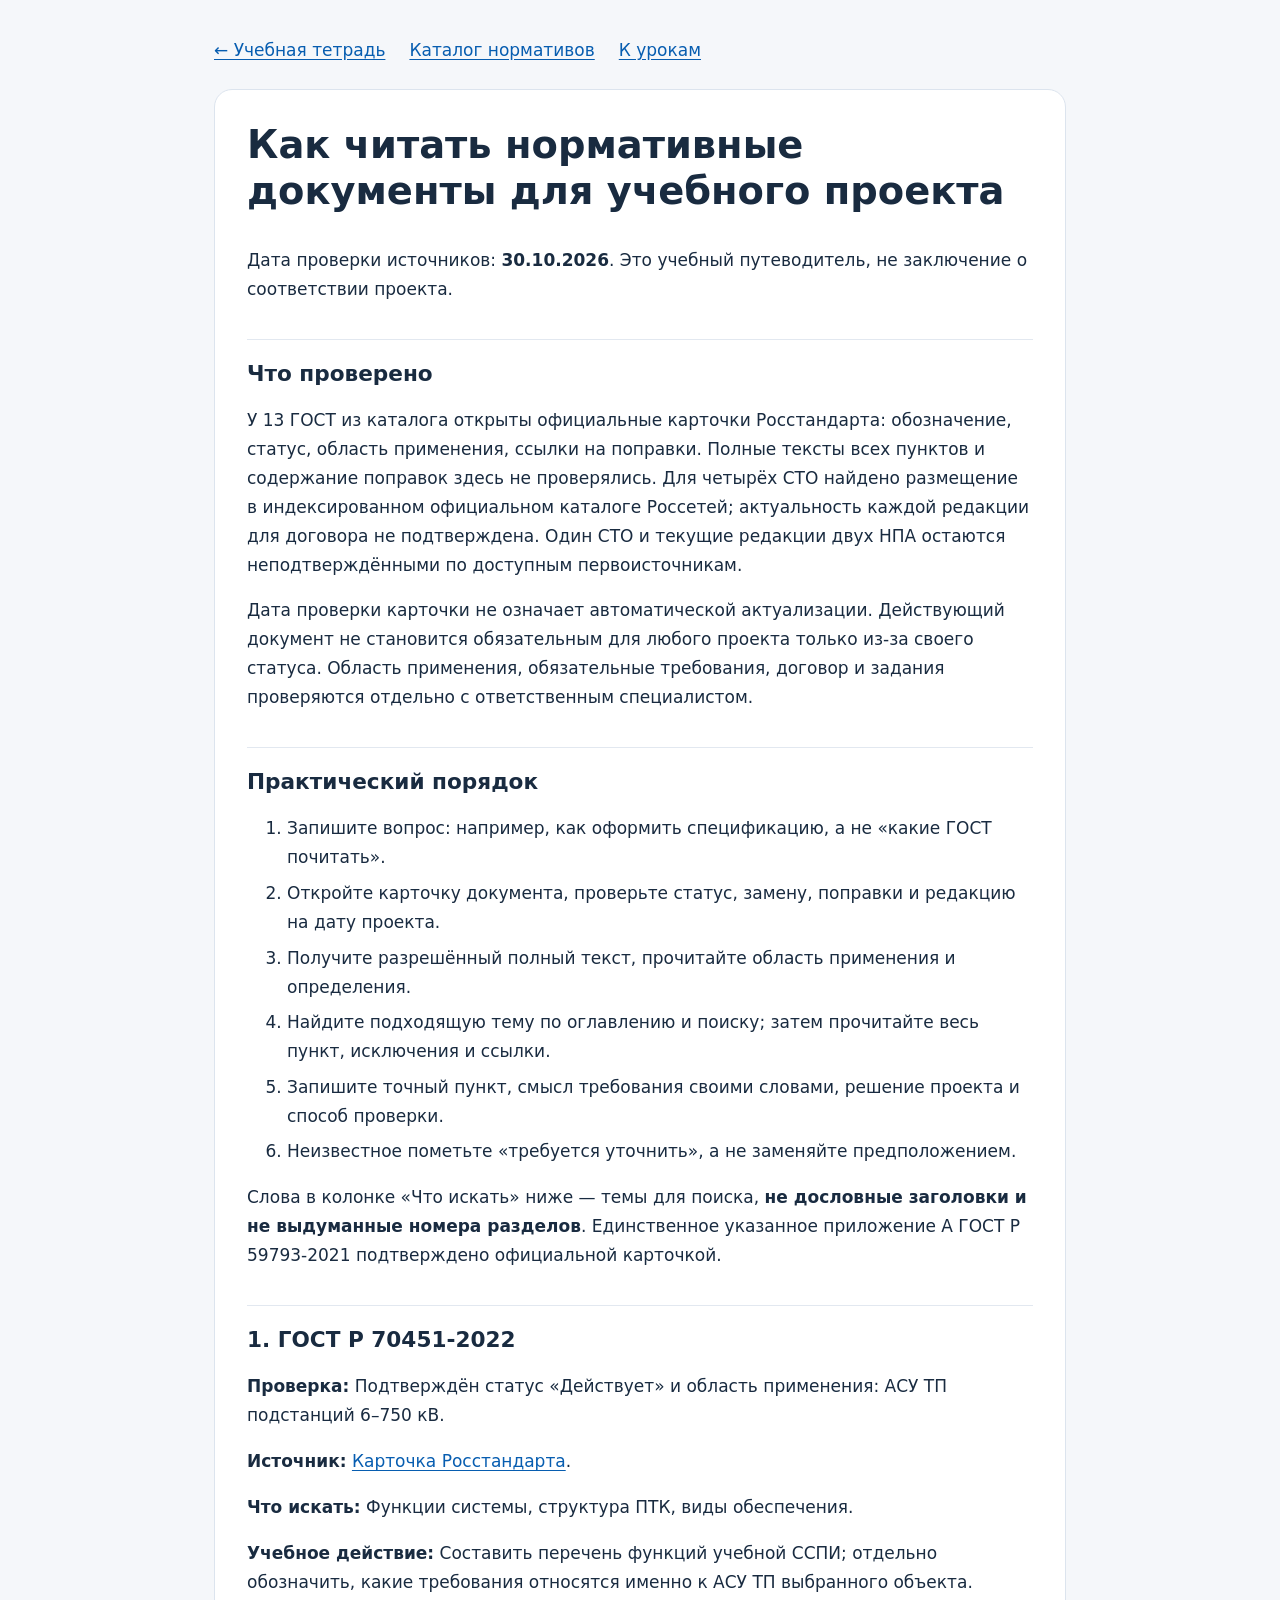
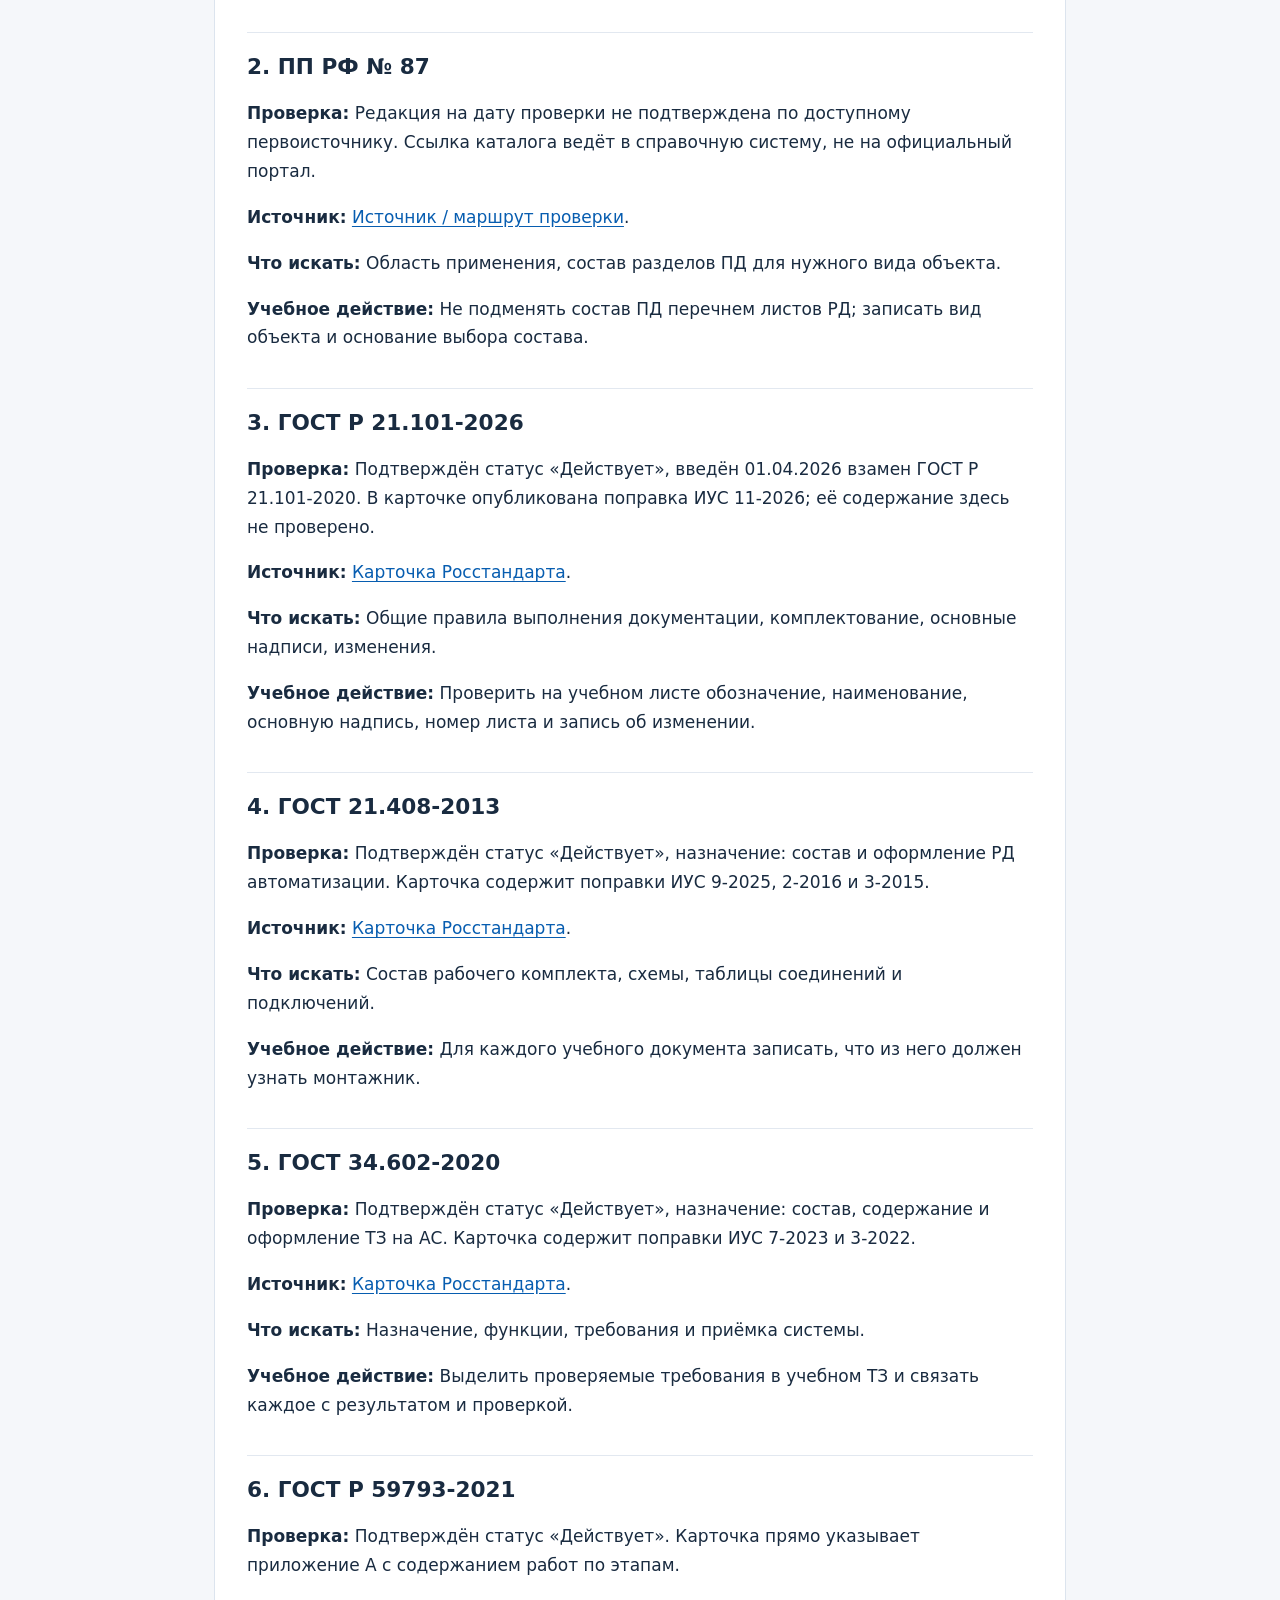
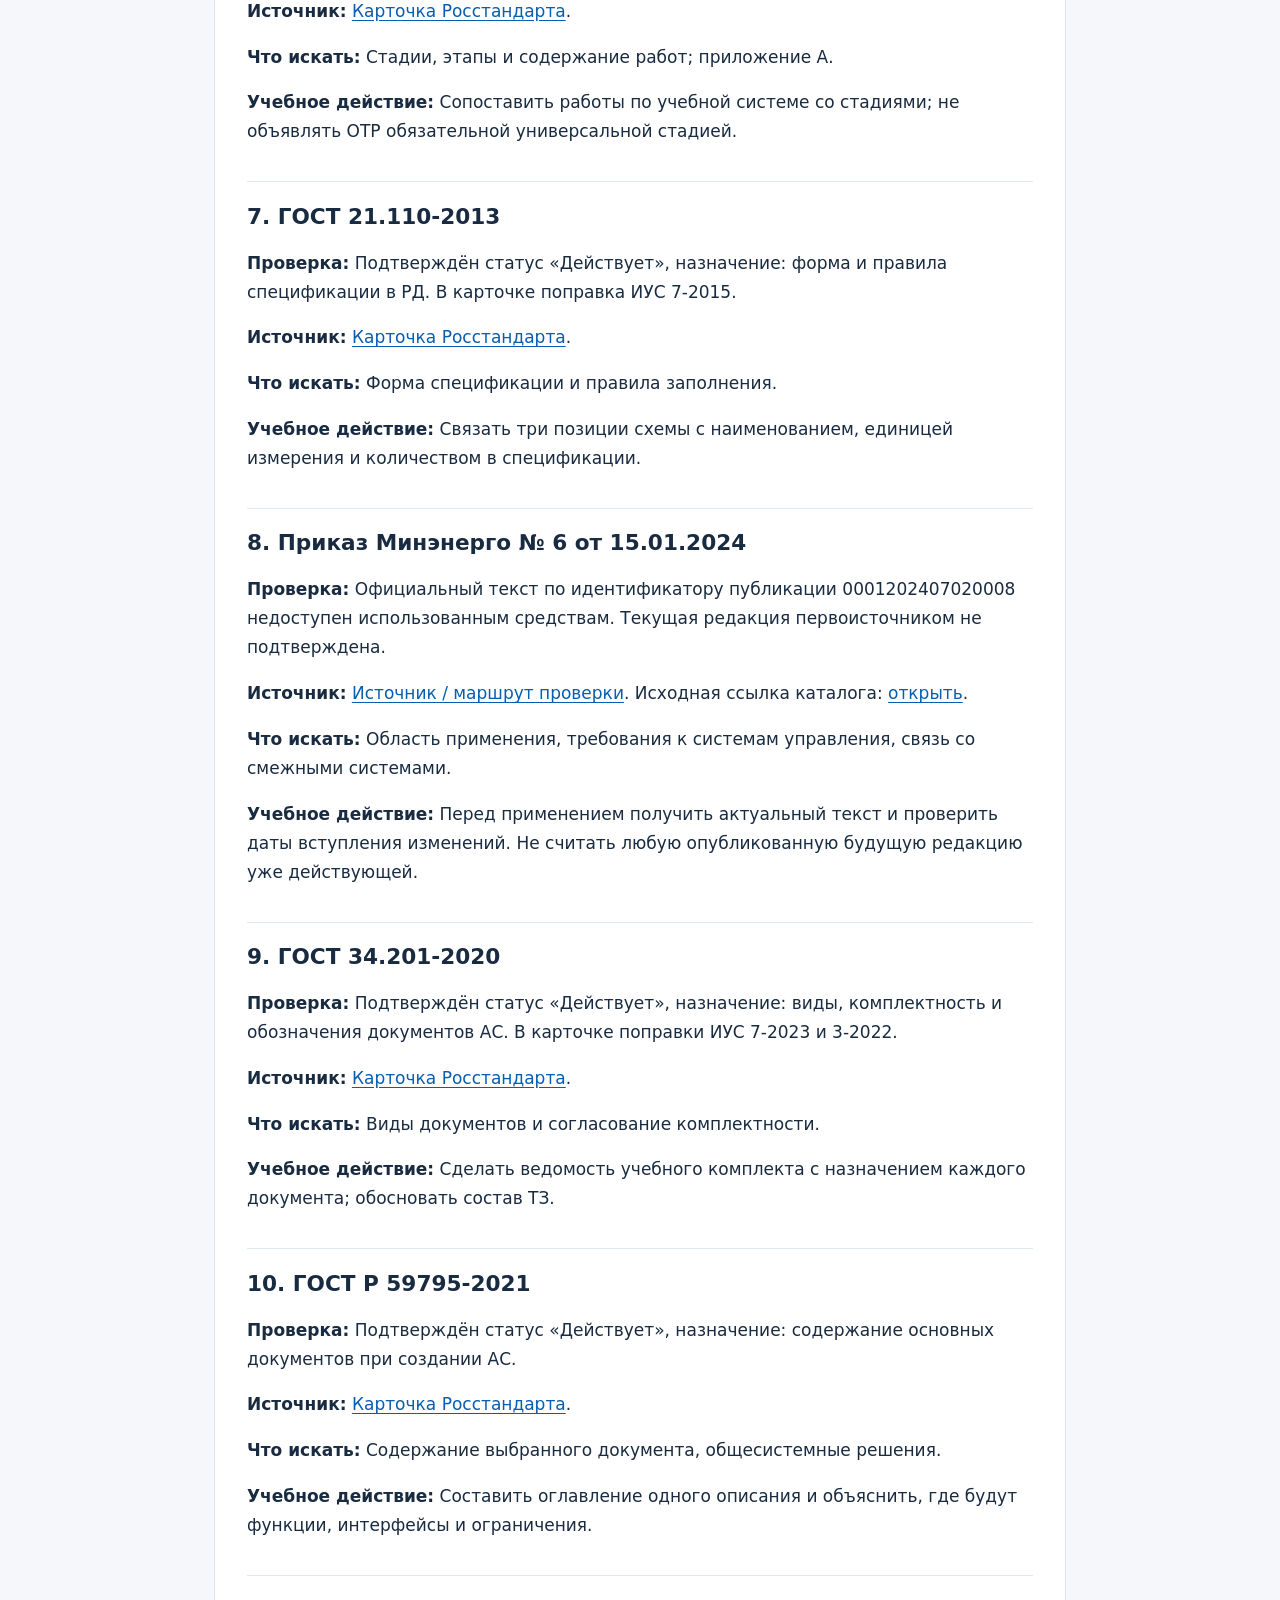
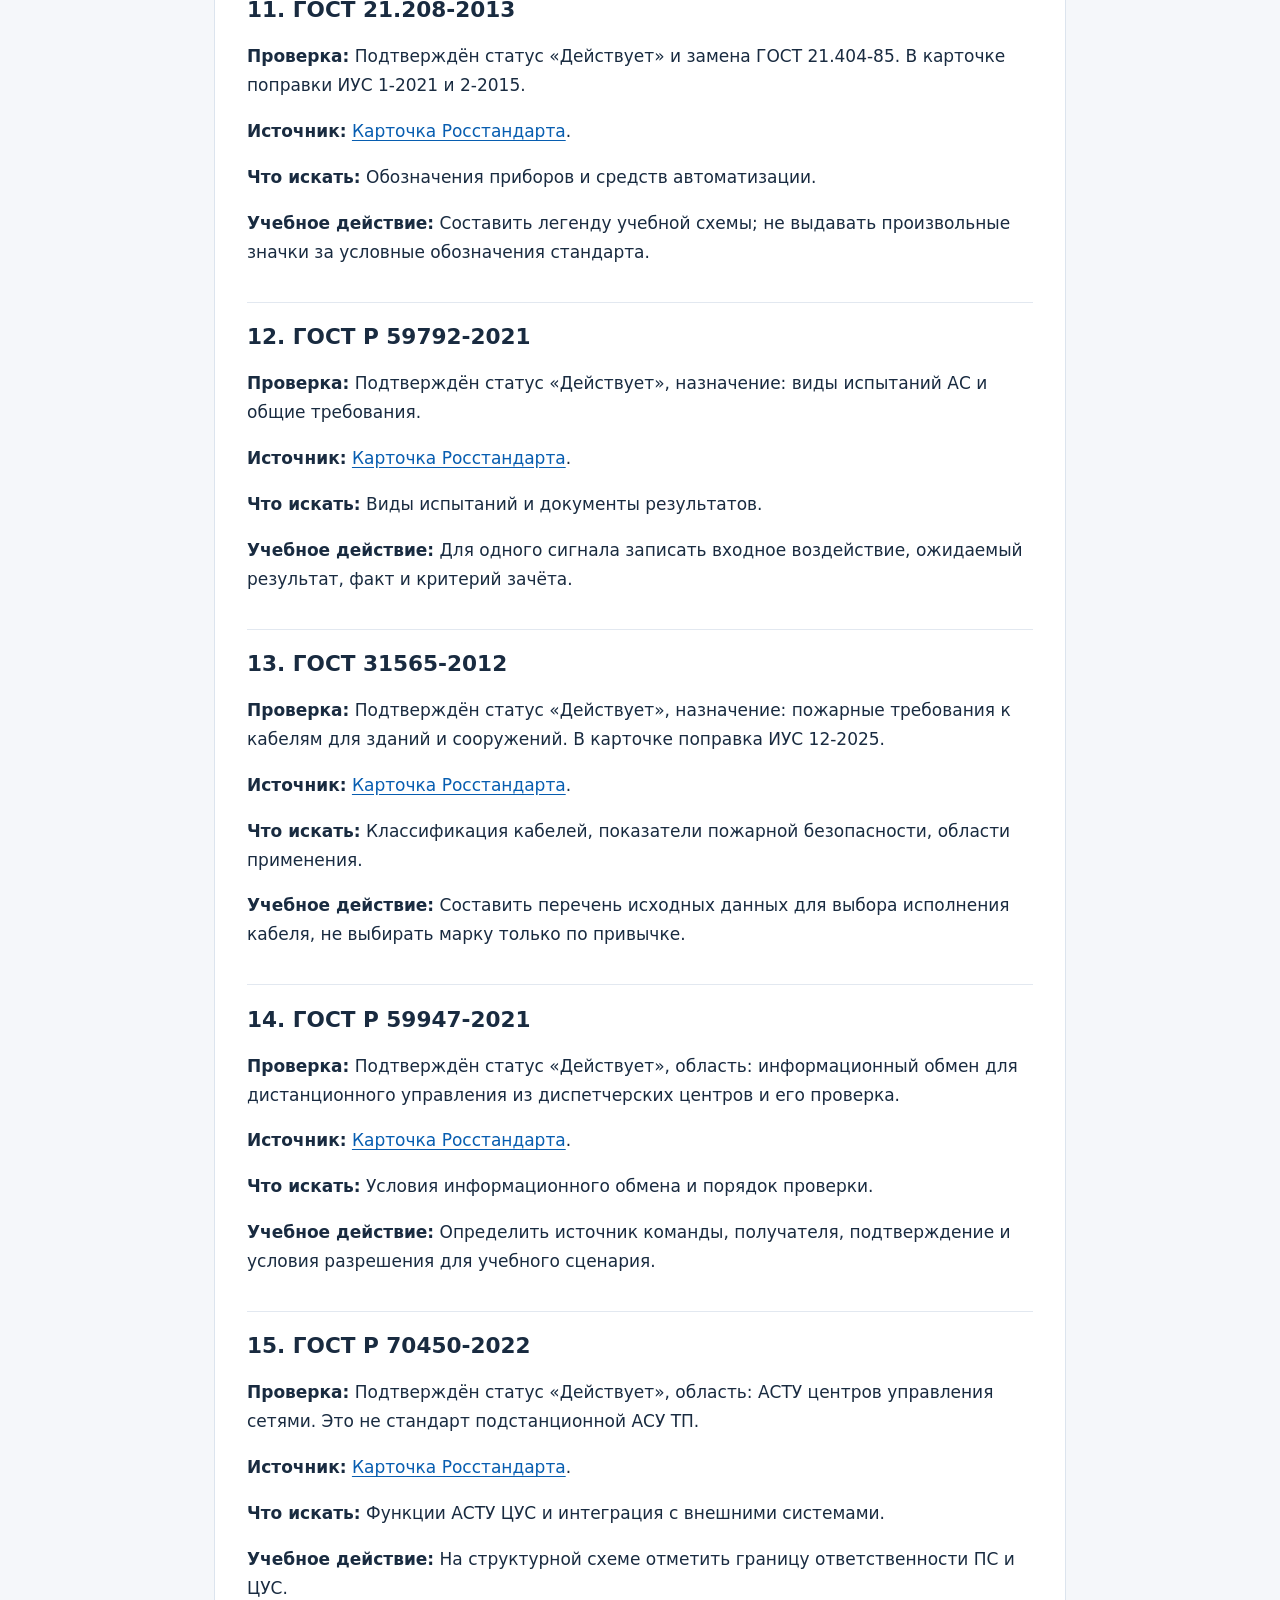
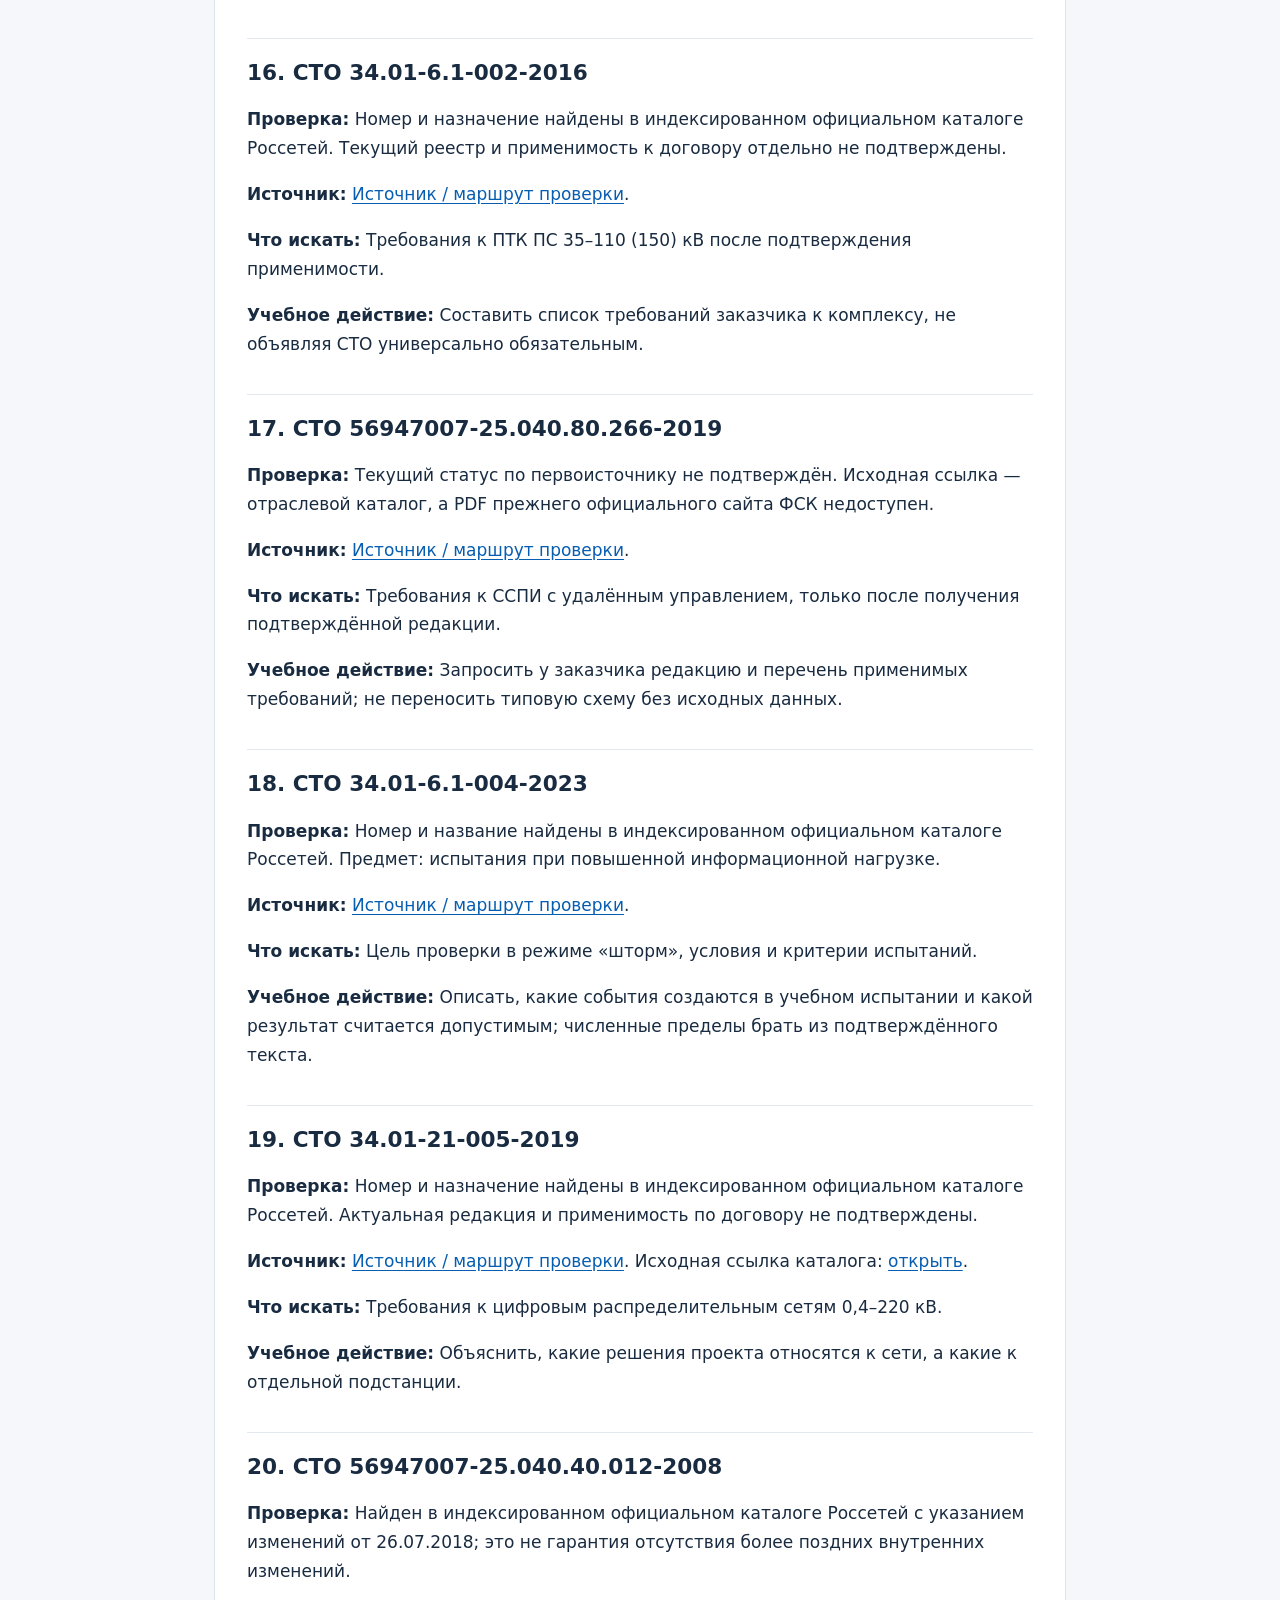
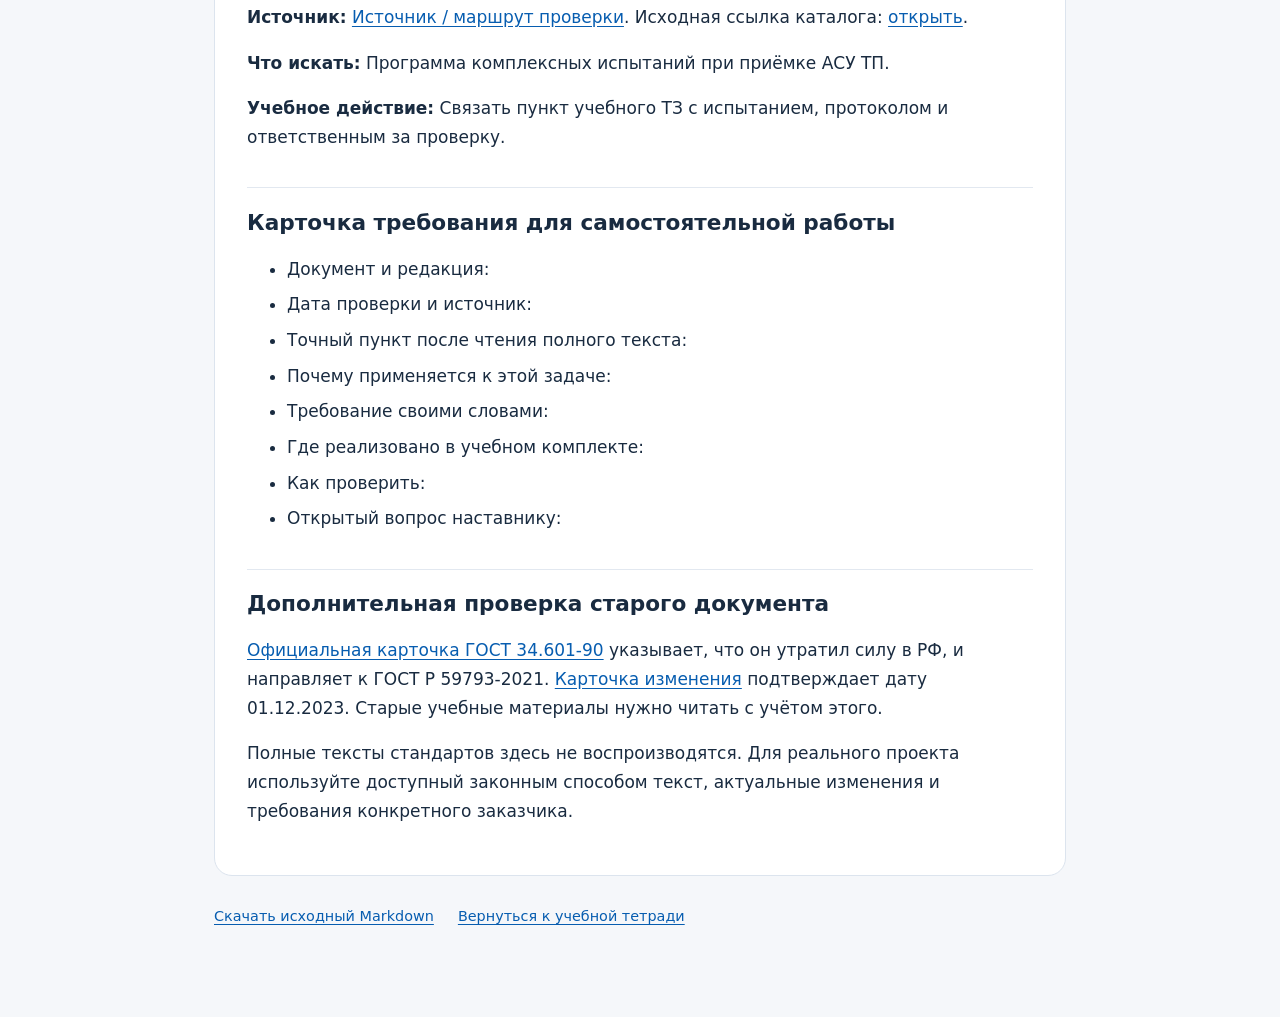
<file: asu-tp-academy/materials/norm-reading-guide.html>
<!doctype html><html lang="ru"><head><meta charset="utf-8"><meta name="viewport" content="width=device-width, initial-scale=1"><title>Как читать нормативные документы — АСУ ТП Академия</title><style>
*{box-sizing:border-box}body{margin:0;background:#f5f7fa;color:#192b40;font:17px/1.7 system-ui,-apple-system,Segoe UI,sans-serif}main{max-width:900px;margin:0 auto;padding:36px 24px 64px}article{background:#fff;border:1px solid #dce4ee;border-radius:18px;padding:32px}h1{font-size:clamp(1.8rem,5vw,2.4rem);line-height:1.2;margin-top:0}h2{font-size:1.35rem;line-height:1.35;margin-top:2.2rem;padding-top:1.2rem;border-top:1px solid #e2e8f0}a{color:#075db0;text-underline-offset:3px;overflow-wrap:anywhere}a:focus-visible{outline:3px solid #ba7512;outline-offset:4px}nav,footer{display:flex;gap:12px 24px;flex-wrap:wrap;margin:0 0 24px}footer{margin-top:28px;font-size:.9rem}li{margin:.4em 0}p{overflow-wrap:break-word}@media(max-width:600px){main{padding:20px 12px}article{padding:22px 18px}}@media print{body{background:white;font-size:11pt}main,article{max-width:none;padding:0;border:0}nav,footer{display:none}h2{break-after:avoid}a{color:inherit}p,li{orphans:3;widows:3}}</style></head><body><main><nav aria-label="Навигация по учебным материалам"><a href="workbook.html">← Учебная тетрадь</a><a href="../#standards">Каталог нормативов</a><a href="../#roadmap">К урокам</a></nav><article><h1>Как читать нормативные документы для учебного проекта</h1>
<p>Дата проверки источников: <strong>30.10.2026</strong>. Это учебный путеводитель, не заключение о соответствии проекта.</p>
<h2>Что проверено</h2>
<p>У 13 ГОСТ из каталога открыты официальные карточки Росстандарта: обозначение, статус, область применения, ссылки на поправки. Полные тексты всех пунктов и содержание поправок здесь не проверялись. Для четырёх СТО найдено размещение в индексированном официальном каталоге Россетей; актуальность каждой редакции для договора не подтверждена. Один СТО и текущие редакции двух НПА остаются неподтверждёнными по доступным первоисточникам.</p>
<p>Дата проверки карточки не означает автоматической актуализации. Действующий документ не становится обязательным для любого проекта только из-за своего статуса. Область применения, обязательные требования, договор и задания проверяются отдельно с ответственным специалистом.</p>
<h2>Практический порядок</h2>
<ol><li>Запишите вопрос: например, как оформить спецификацию, а не «какие ГОСТ почитать».</li><li>Откройте карточку документа, проверьте статус, замену, поправки и редакцию на дату проекта.</li><li>Получите разрешённый полный текст, прочитайте область применения и определения.</li><li>Найдите подходящую тему по оглавлению и поиску; затем прочитайте весь пункт, исключения и ссылки.</li><li>Запишите точный пункт, смысл требования своими словами, решение проекта и способ проверки.</li><li>Неизвестное пометьте «требуется уточнить», а не заменяйте предположением.</li></ol>
<p>Слова в колонке «Что искать» ниже — темы для поиска, <strong>не дословные заголовки и не выдуманные номера разделов</strong>. Единственное указанное приложение А ГОСТ Р 59793-2021 подтверждено официальной карточкой.</p>
<h2>1. ГОСТ Р 70451-2022</h2>
<p><strong>Проверка:</strong> Подтверждён статус «Действует» и область применения: АСУ ТП подстанций 6–750 кВ.</p>
<p><strong>Источник:</strong> <a href="https://protect.gost.ru/gost/details/dd37e730-5ab4-4020-8699-a13501e18b25">Карточка Росстандарта</a>.</p>
<p><strong>Что искать:</strong> Функции системы, структура ПТК, виды обеспечения.</p>
<p><strong>Учебное действие:</strong> Составить перечень функций учебной ССПИ; отдельно обозначить, какие требования относятся именно к АСУ ТП выбранного объекта.</p>
<h2>2. ПП РФ № 87</h2>
<p><strong>Проверка:</strong> Редакция на дату проверки не подтверждена по доступному первоисточнику. Ссылка каталога ведёт в справочную систему, не на официальный портал.</p>
<p><strong>Источник:</strong> <a href="https://www.consultant.ru/document/cons_doc_LAW_75048/">Источник / маршрут проверки</a>.</p>
<p><strong>Что искать:</strong> Область применения, состав разделов ПД для нужного вида объекта.</p>
<p><strong>Учебное действие:</strong> Не подменять состав ПД перечнем листов РД; записать вид объекта и основание выбора состава.</p>
<h2>3. ГОСТ Р 21.101-2026</h2>
<p><strong>Проверка:</strong> Подтверждён статус «Действует», введён 01.04.2026 взамен ГОСТ Р 21.101-2020. В карточке опубликована поправка ИУС 11-2026; её содержание здесь не проверено.</p>
<p><strong>Источник:</strong> <a href="https://protect.gost.ru/gost/details/17bc12e8-6579-4145-b141-56855e772e7f">Карточка Росстандарта</a>.</p>
<p><strong>Что искать:</strong> Общие правила выполнения документации, комплектование, основные надписи, изменения.</p>
<p><strong>Учебное действие:</strong> Проверить на учебном листе обозначение, наименование, основную надпись, номер листа и запись об изменении.</p>
<h2>4. ГОСТ 21.408-2013</h2>
<p><strong>Проверка:</strong> Подтверждён статус «Действует», назначение: состав и оформление РД автоматизации. Карточка содержит поправки ИУС 9-2025, 2-2016 и 3-2015.</p>
<p><strong>Источник:</strong> <a href="https://protect.gost.ru/gost/details/ad7aee01-bcb3-495e-a46f-6393783f864c">Карточка Росстандарта</a>.</p>
<p><strong>Что искать:</strong> Состав рабочего комплекта, схемы, таблицы соединений и подключений.</p>
<p><strong>Учебное действие:</strong> Для каждого учебного документа записать, что из него должен узнать монтажник.</p>
<h2>5. ГОСТ 34.602-2020</h2>
<p><strong>Проверка:</strong> Подтверждён статус «Действует», назначение: состав, содержание и оформление ТЗ на АС. Карточка содержит поправки ИУС 7-2023 и 3-2022.</p>
<p><strong>Источник:</strong> <a href="https://protect.gost.ru/gost/details/5876f733-ee91-431a-8cb6-9e02ea2436ac">Карточка Росстандарта</a>.</p>
<p><strong>Что искать:</strong> Назначение, функции, требования и приёмка системы.</p>
<p><strong>Учебное действие:</strong> Выделить проверяемые требования в учебном ТЗ и связать каждое с результатом и проверкой.</p>
<h2>6. ГОСТ Р 59793-2021</h2>
<p><strong>Проверка:</strong> Подтверждён статус «Действует». Карточка прямо указывает приложение А с содержанием работ по этапам.</p>
<p><strong>Источник:</strong> <a href="https://protect.gost.ru/gost/details/2899faee-25e2-4cd1-9f30-e7e01a4b9b8d">Карточка Росстандарта</a>.</p>
<p><strong>Что искать:</strong> Стадии, этапы и содержание работ; приложение А.</p>
<p><strong>Учебное действие:</strong> Сопоставить работы по учебной системе со стадиями; не объявлять ОТР обязательной универсальной стадией.</p>
<h2>7. ГОСТ 21.110-2013</h2>
<p><strong>Проверка:</strong> Подтверждён статус «Действует», назначение: форма и правила спецификации в РД. В карточке поправка ИУС 7-2015.</p>
<p><strong>Источник:</strong> <a href="https://protect.gost.ru/gost/details/e135d52a-eccd-4b7d-b96f-e758c3fce18c">Карточка Росстандарта</a>.</p>
<p><strong>Что искать:</strong> Форма спецификации и правила заполнения.</p>
<p><strong>Учебное действие:</strong> Связать три позиции схемы с наименованием, единицей измерения и количеством в спецификации.</p>
<h2>8. Приказ Минэнерго № 6 от 15.01.2024</h2>
<p><strong>Проверка:</strong> Официальный текст по идентификатору публикации 0001202407020008 недоступен использованным средствам. Текущая редакция первоисточником не подтверждена.</p>
<p><strong>Источник:</strong> <a href="https://publication.pravo.gov.ru/document/0001202407020008">Источник / маршрут проверки</a>. Исходная ссылка каталога: <a href="https://www.consultant.ru/document/cons_doc_LAW_480034/">открыть</a>.</p>
<p><strong>Что искать:</strong> Область применения, требования к системам управления, связь со смежными системами.</p>
<p><strong>Учебное действие:</strong> Перед применением получить актуальный текст и проверить даты вступления изменений. Не считать любую опубликованную будущую редакцию уже действующей.</p>
<h2>9. ГОСТ 34.201-2020</h2>
<p><strong>Проверка:</strong> Подтверждён статус «Действует», назначение: виды, комплектность и обозначения документов АС. В карточке поправки ИУС 7-2023 и 3-2022.</p>
<p><strong>Источник:</strong> <a href="https://protect.gost.ru/gost/details/765f2a29-e368-4e1e-9eed-aeb1dc36a924">Карточка Росстандарта</a>.</p>
<p><strong>Что искать:</strong> Виды документов и согласование комплектности.</p>
<p><strong>Учебное действие:</strong> Сделать ведомость учебного комплекта с назначением каждого документа; обосновать состав ТЗ.</p>
<h2>10. ГОСТ Р 59795-2021</h2>
<p><strong>Проверка:</strong> Подтверждён статус «Действует», назначение: содержание основных документов при создании АС.</p>
<p><strong>Источник:</strong> <a href="https://protect.gost.ru/gost/details/29834ae6-3ac4-4f76-859f-7704ed07f1c8">Карточка Росстандарта</a>.</p>
<p><strong>Что искать:</strong> Содержание выбранного документа, общесистемные решения.</p>
<p><strong>Учебное действие:</strong> Составить оглавление одного описания и объяснить, где будут функции, интерфейсы и ограничения.</p>
<h2>11. ГОСТ 21.208-2013</h2>
<p><strong>Проверка:</strong> Подтверждён статус «Действует» и замена ГОСТ 21.404-85. В карточке поправки ИУС 1-2021 и 2-2015.</p>
<p><strong>Источник:</strong> <a href="https://protect.gost.ru/gost/details/59d18f69-ec1c-464b-8004-0d52d0f3b6e9">Карточка Росстандарта</a>.</p>
<p><strong>Что искать:</strong> Обозначения приборов и средств автоматизации.</p>
<p><strong>Учебное действие:</strong> Составить легенду учебной схемы; не выдавать произвольные значки за условные обозначения стандарта.</p>
<h2>12. ГОСТ Р 59792-2021</h2>
<p><strong>Проверка:</strong> Подтверждён статус «Действует», назначение: виды испытаний АС и общие требования.</p>
<p><strong>Источник:</strong> <a href="https://protect.gost.ru/gost/details/60279c95-21dc-430c-bf2c-f626c588576e">Карточка Росстандарта</a>.</p>
<p><strong>Что искать:</strong> Виды испытаний и документы результатов.</p>
<p><strong>Учебное действие:</strong> Для одного сигнала записать входное воздействие, ожидаемый результат, факт и критерий зачёта.</p>
<h2>13. ГОСТ 31565-2012</h2>
<p><strong>Проверка:</strong> Подтверждён статус «Действует», назначение: пожарные требования к кабелям для зданий и сооружений. В карточке поправка ИУС 12-2025.</p>
<p><strong>Источник:</strong> <a href="https://protect.gost.ru/gost/details/1ec12685-51c3-482f-aa46-84d87e03a378">Карточка Росстандарта</a>.</p>
<p><strong>Что искать:</strong> Классификация кабелей, показатели пожарной безопасности, области применения.</p>
<p><strong>Учебное действие:</strong> Составить перечень исходных данных для выбора исполнения кабеля, не выбирать марку только по привычке.</p>
<h2>14. ГОСТ Р 59947-2021</h2>
<p><strong>Проверка:</strong> Подтверждён статус «Действует», область: информационный обмен для дистанционного управления из диспетчерских центров и его проверка.</p>
<p><strong>Источник:</strong> <a href="https://protect.gost.ru/gost/details/dfe14d22-deed-4b2f-b8b7-d4779c072d31">Карточка Росстандарта</a>.</p>
<p><strong>Что искать:</strong> Условия информационного обмена и порядок проверки.</p>
<p><strong>Учебное действие:</strong> Определить источник команды, получателя, подтверждение и условия разрешения для учебного сценария.</p>
<h2>15. ГОСТ Р 70450-2022</h2>
<p><strong>Проверка:</strong> Подтверждён статус «Действует», область: АСТУ центров управления сетями. Это не стандарт подстанционной АСУ ТП.</p>
<p><strong>Источник:</strong> <a href="https://protect.gost.ru/gost/details/a0a2ff1d-3723-4d70-b59d-ad6ca3faba71">Карточка Росстандарта</a>.</p>
<p><strong>Что искать:</strong> Функции АСТУ ЦУС и интеграция с внешними системами.</p>
<p><strong>Учебное действие:</strong> На структурной схеме отметить границу ответственности ПС и ЦУС.</p>
<h2>16. СТО 34.01-6.1-002-2016</h2>
<p><strong>Проверка:</strong> Номер и назначение найдены в индексированном официальном каталоге Россетей. Текущий реестр и применимость к договору отдельно не подтверждены.</p>
<p><strong>Источник:</strong> <a href="https://rosseti.ru/suppliers/technical-policy/organization-standards/">Источник / маршрут проверки</a>.</p>
<p><strong>Что искать:</strong> Требования к ПТК ПС 35–110 (150) кВ после подтверждения применимости.</p>
<p><strong>Учебное действие:</strong> Составить список требований заказчика к комплексу, не объявляя СТО универсально обязательным.</p>
<h2>17. СТО 56947007-25.040.80.266-2019</h2>
<p><strong>Проверка:</strong> Текущий статус по первоисточнику не подтверждён. Исходная ссылка — отраслевой каталог, а PDF прежнего официального сайта ФСК недоступен.</p>
<p><strong>Источник:</strong> <a href="https://hydropower.ru/lib/catalog/detail.php?element_id=8376&amp;list_id=55">Источник / маршрут проверки</a>.</p>
<p><strong>Что искать:</strong> Требования к ССПИ с удалённым управлением, только после получения подтверждённой редакции.</p>
<p><strong>Учебное действие:</strong> Запросить у заказчика редакцию и перечень применимых требований; не переносить типовую схему без исходных данных.</p>
<h2>18. СТО 34.01-6.1-004-2023</h2>
<p><strong>Проверка:</strong> Номер и название найдены в индексированном официальном каталоге Россетей. Предмет: испытания при повышенной информационной нагрузке.</p>
<p><strong>Источник:</strong> <a href="https://rosseti.ru/suppliers/technical-policy/organization-standards/">Источник / маршрут проверки</a>.</p>
<p><strong>Что искать:</strong> Цель проверки в режиме «шторм», условия и критерии испытаний.</p>
<p><strong>Учебное действие:</strong> Описать, какие события создаются в учебном испытании и какой результат считается допустимым; численные пределы брать из подтверждённого текста.</p>
<h2>19. СТО 34.01-21-005-2019</h2>
<p><strong>Проверка:</strong> Номер и назначение найдены в индексированном официальном каталоге Россетей. Актуальная редакция и применимость по договору не подтверждены.</p>
<p><strong>Источник:</strong> <a href="https://rosseti.ru/suppliers/technical-policy/organization-standards/">Источник / маршрут проверки</a>. Исходная ссылка каталога: <a href="https://base.garant.ru/411310407/">открыть</a>.</p>
<p><strong>Что искать:</strong> Требования к цифровым распределительным сетям 0,4–220 кВ.</p>
<p><strong>Учебное действие:</strong> Объяснить, какие решения проекта относятся к сети, а какие к отдельной подстанции.</p>
<h2>20. СТО 56947007-25.040.40.012-2008</h2>
<p><strong>Проверка:</strong> Найден в индексированном официальном каталоге Россетей с указанием изменений от 26.07.2018; это не гарантия отсутствия более поздних внутренних изменений.</p>
<p><strong>Источник:</strong> <a href="https://rosseti.ru/suppliers/technical-policy/organization-standards/">Источник / маршрут проверки</a>. Исходная ссылка каталога: <a href="https://hydropower.ru/lib/catalog/detail.php?element_id=8945&amp;list_id=55">открыть</a>.</p>
<p><strong>Что искать:</strong> Программа комплексных испытаний при приёмке АСУ ТП.</p>
<p><strong>Учебное действие:</strong> Связать пункт учебного ТЗ с испытанием, протоколом и ответственным за проверку.</p>
<h2>Карточка требования для самостоятельной работы</h2>
<ul><li>Документ и редакция:</li><li>Дата проверки и источник:</li><li>Точный пункт после чтения полного текста:</li><li>Почему применяется к этой задаче:</li><li>Требование своими словами:</li><li>Где реализовано в учебном комплекте:</li><li>Как проверить:</li><li>Открытый вопрос наставнику:</li></ul>
<h2>Дополнительная проверка старого документа</h2>
<p><a href="https://protect.gost.ru/gost/details/338f52dc-7165-4d28-8d35-5258fc7e8740">Официальная карточка ГОСТ 34.601-90</a> указывает, что он утратил силу в РФ, и направляет к ГОСТ Р 59793-2021. <a href="https://protect.gost.ru/gost/changesdetails/82f28c5a-751d-45f7-8b85-f57d254882c2">Карточка изменения</a> подтверждает дату 01.12.2023. Старые учебные материалы нужно читать с учётом этого.</p>
<p>Полные тексты стандартов здесь не воспроизводятся. Для реального проекта используйте доступный законным способом текст, актуальные изменения и требования конкретного заказчика.</p></article><footer><a href="norm-reading-guide.md" download>Скачать исходный Markdown</a><a href="workbook.html">Вернуться к учебной тетради</a></footer></main></body></html>
</file>
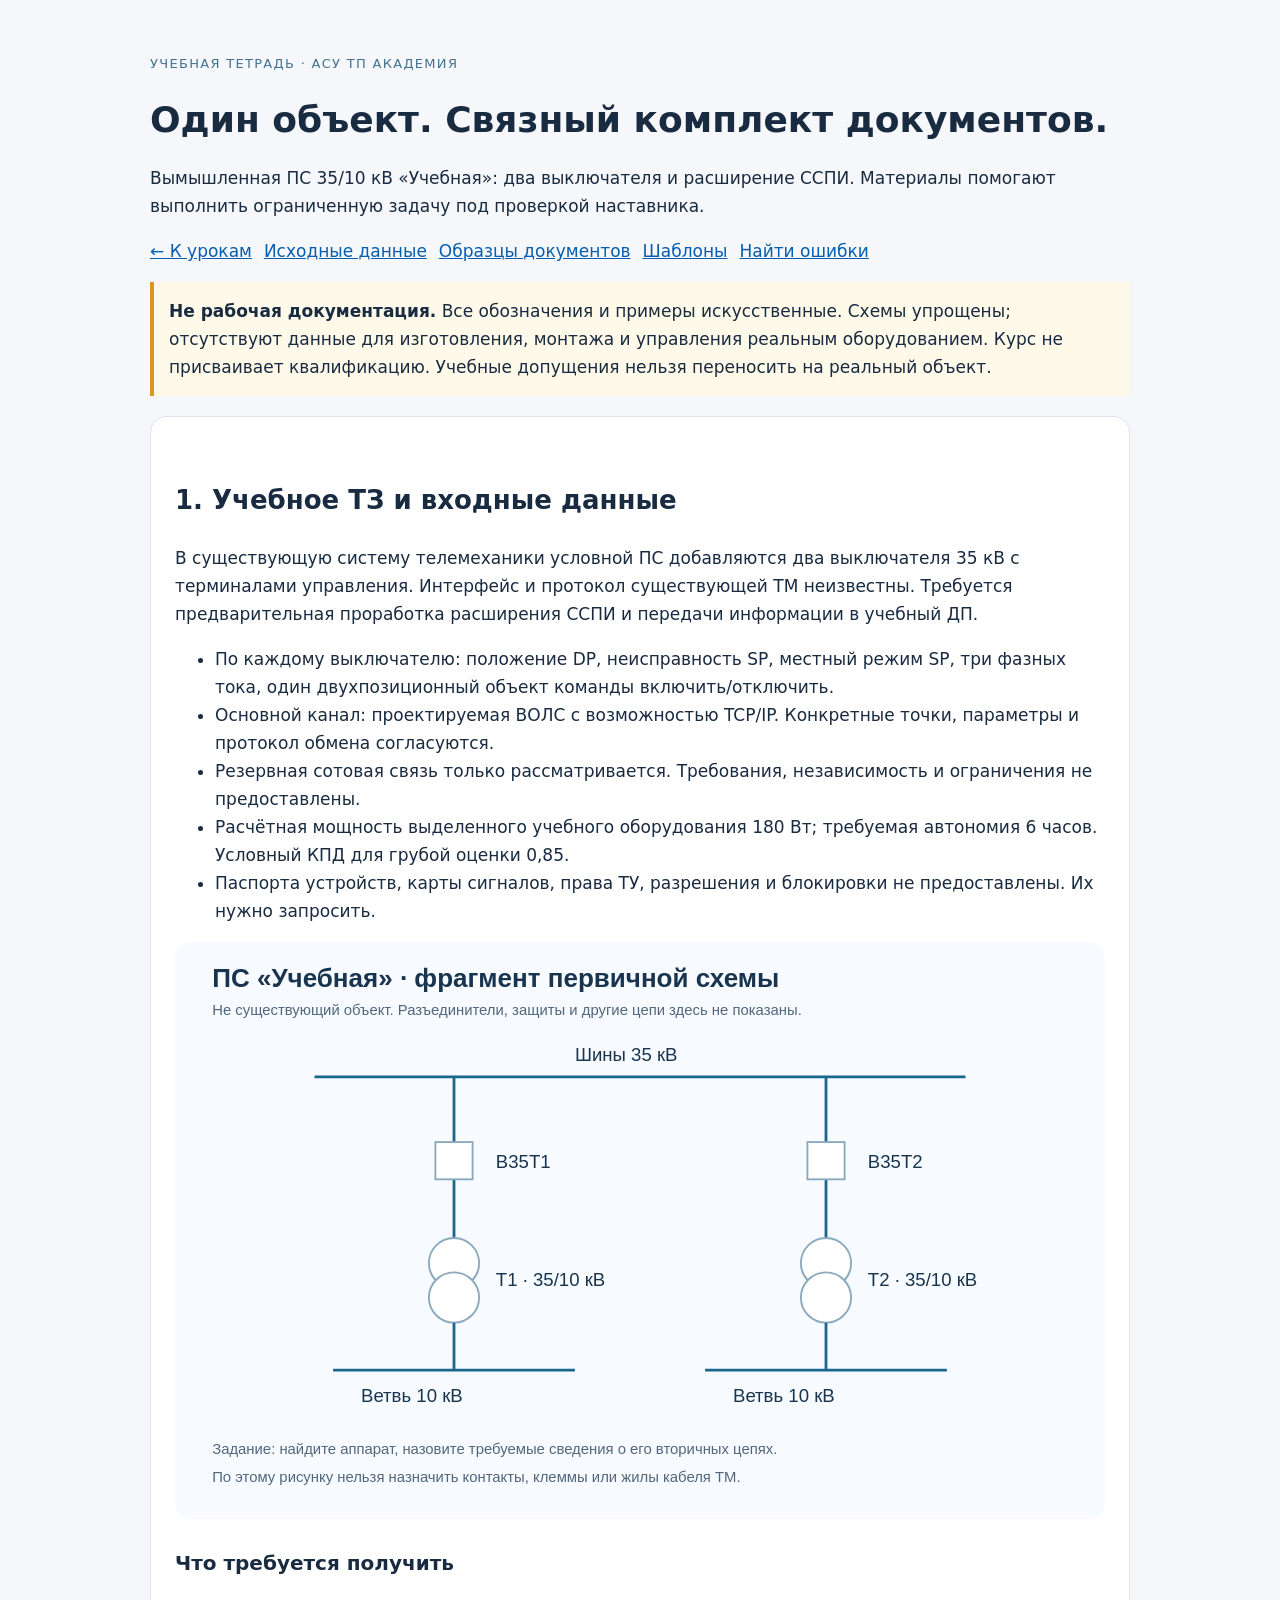
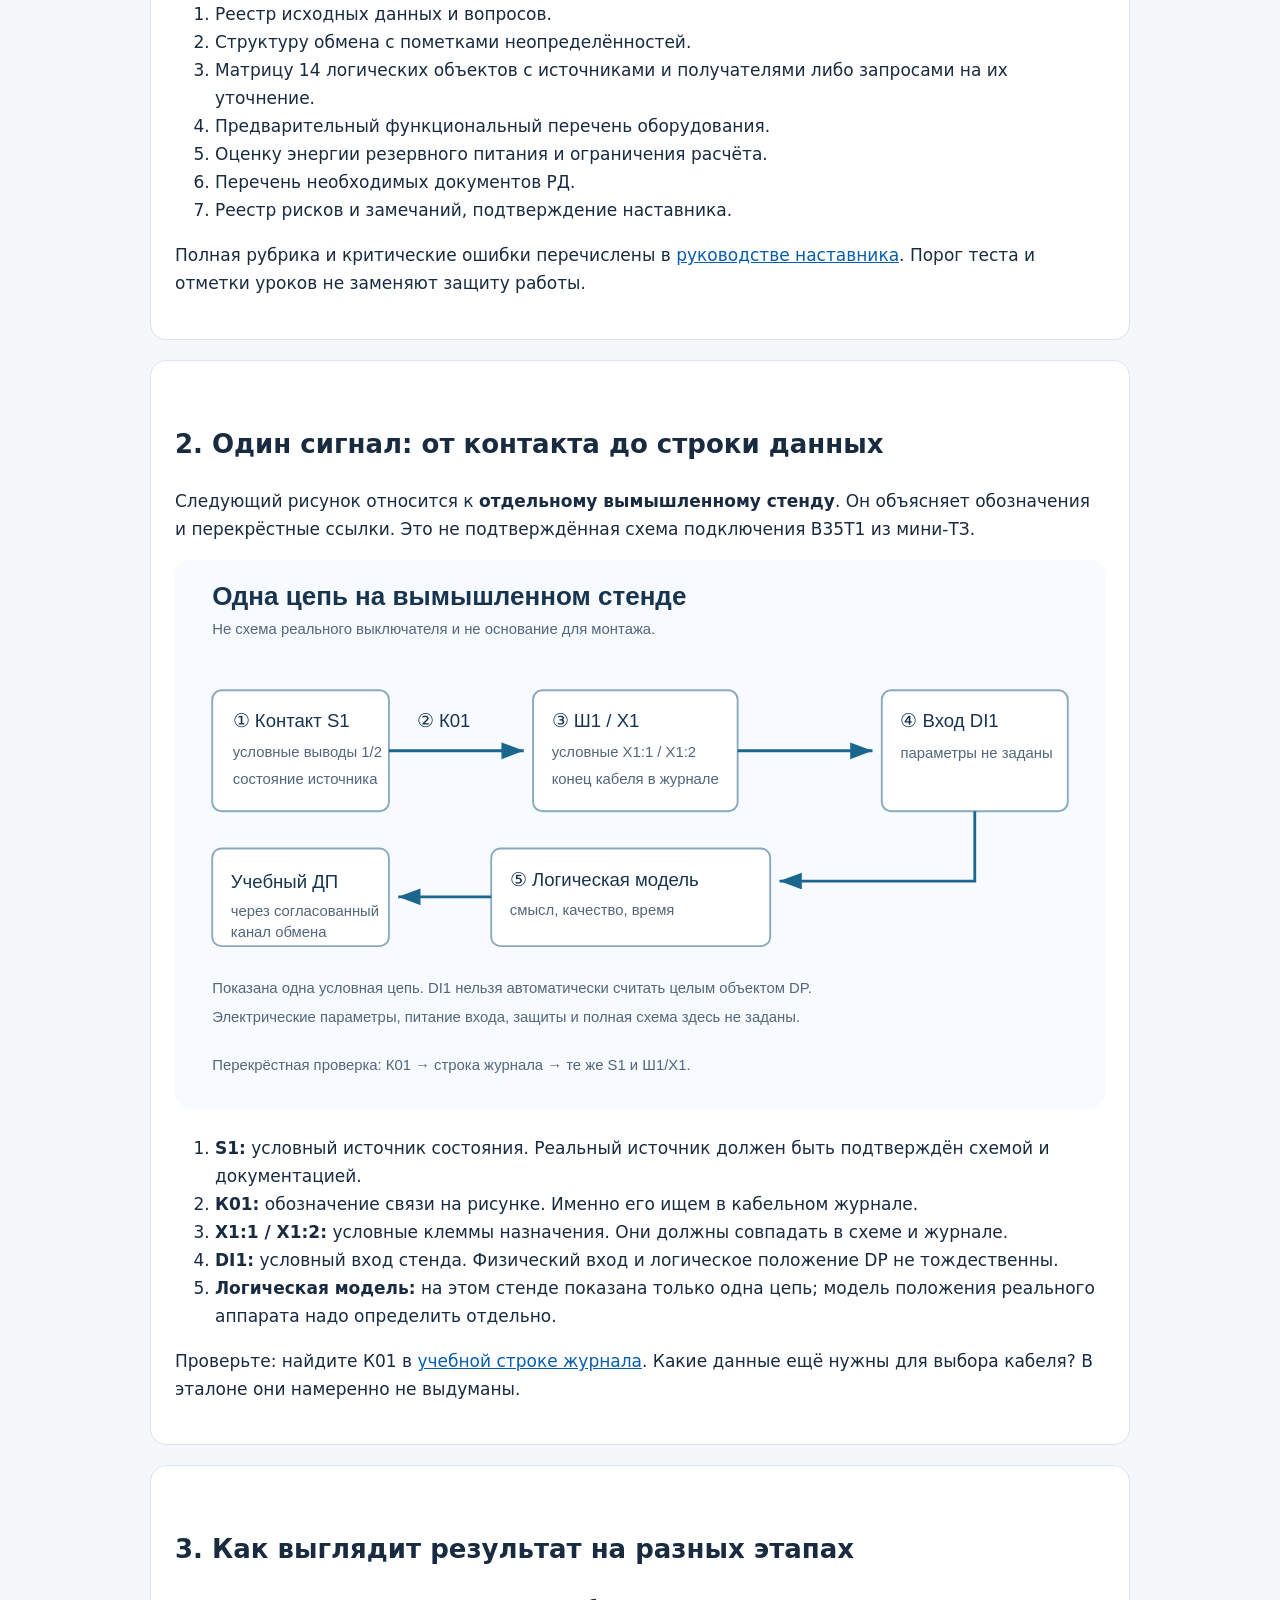
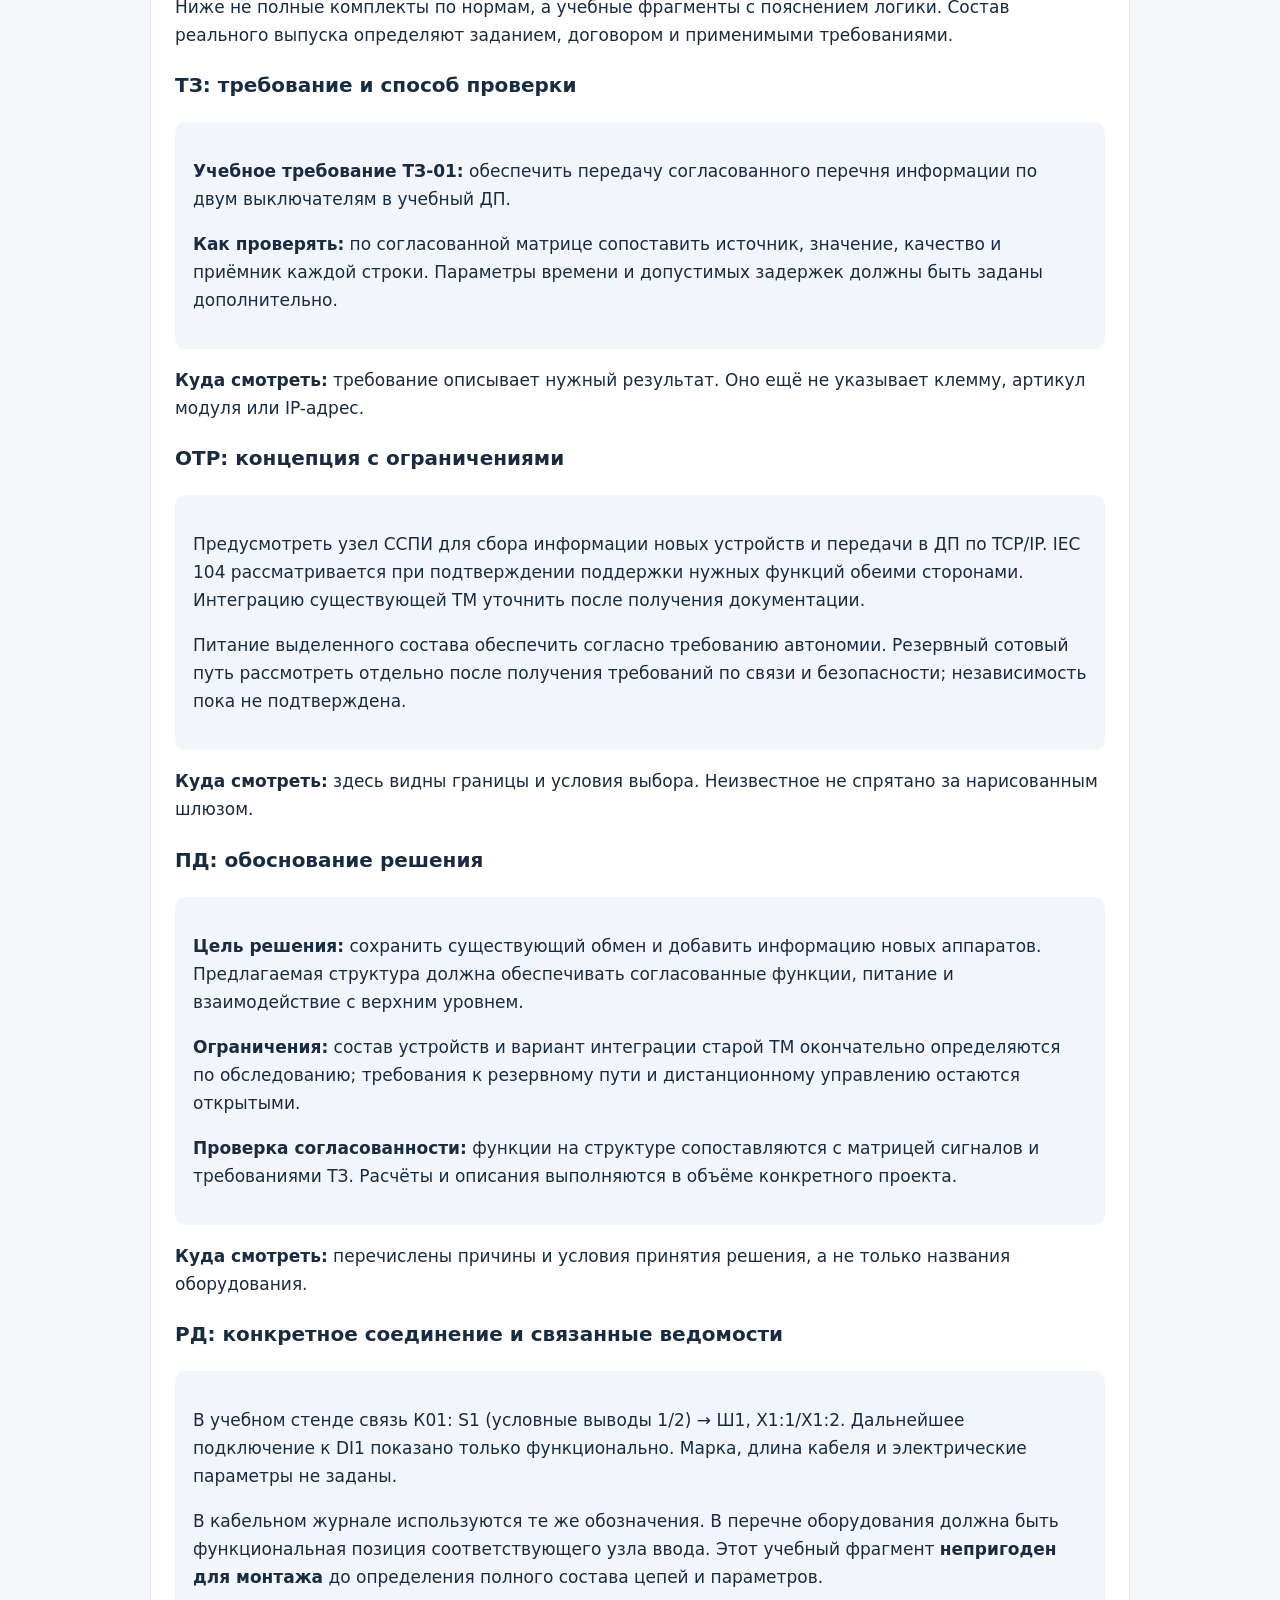
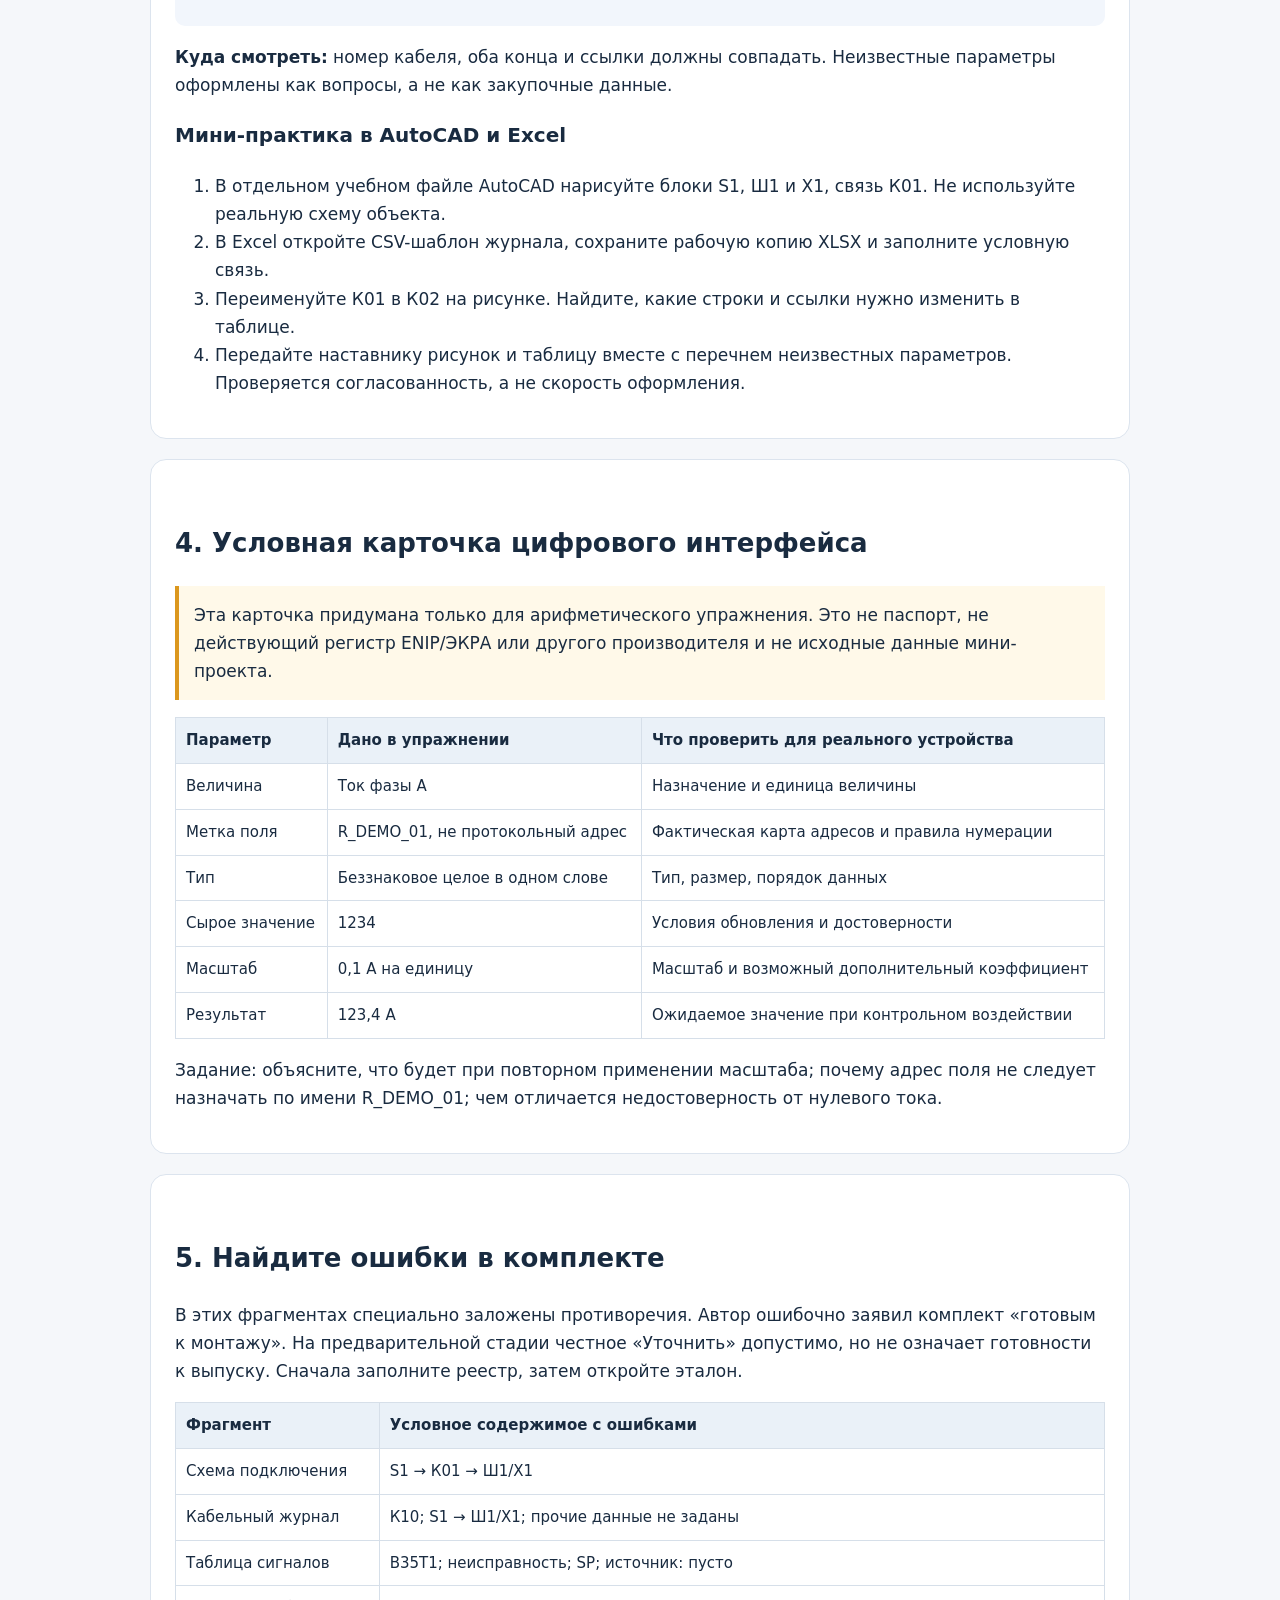
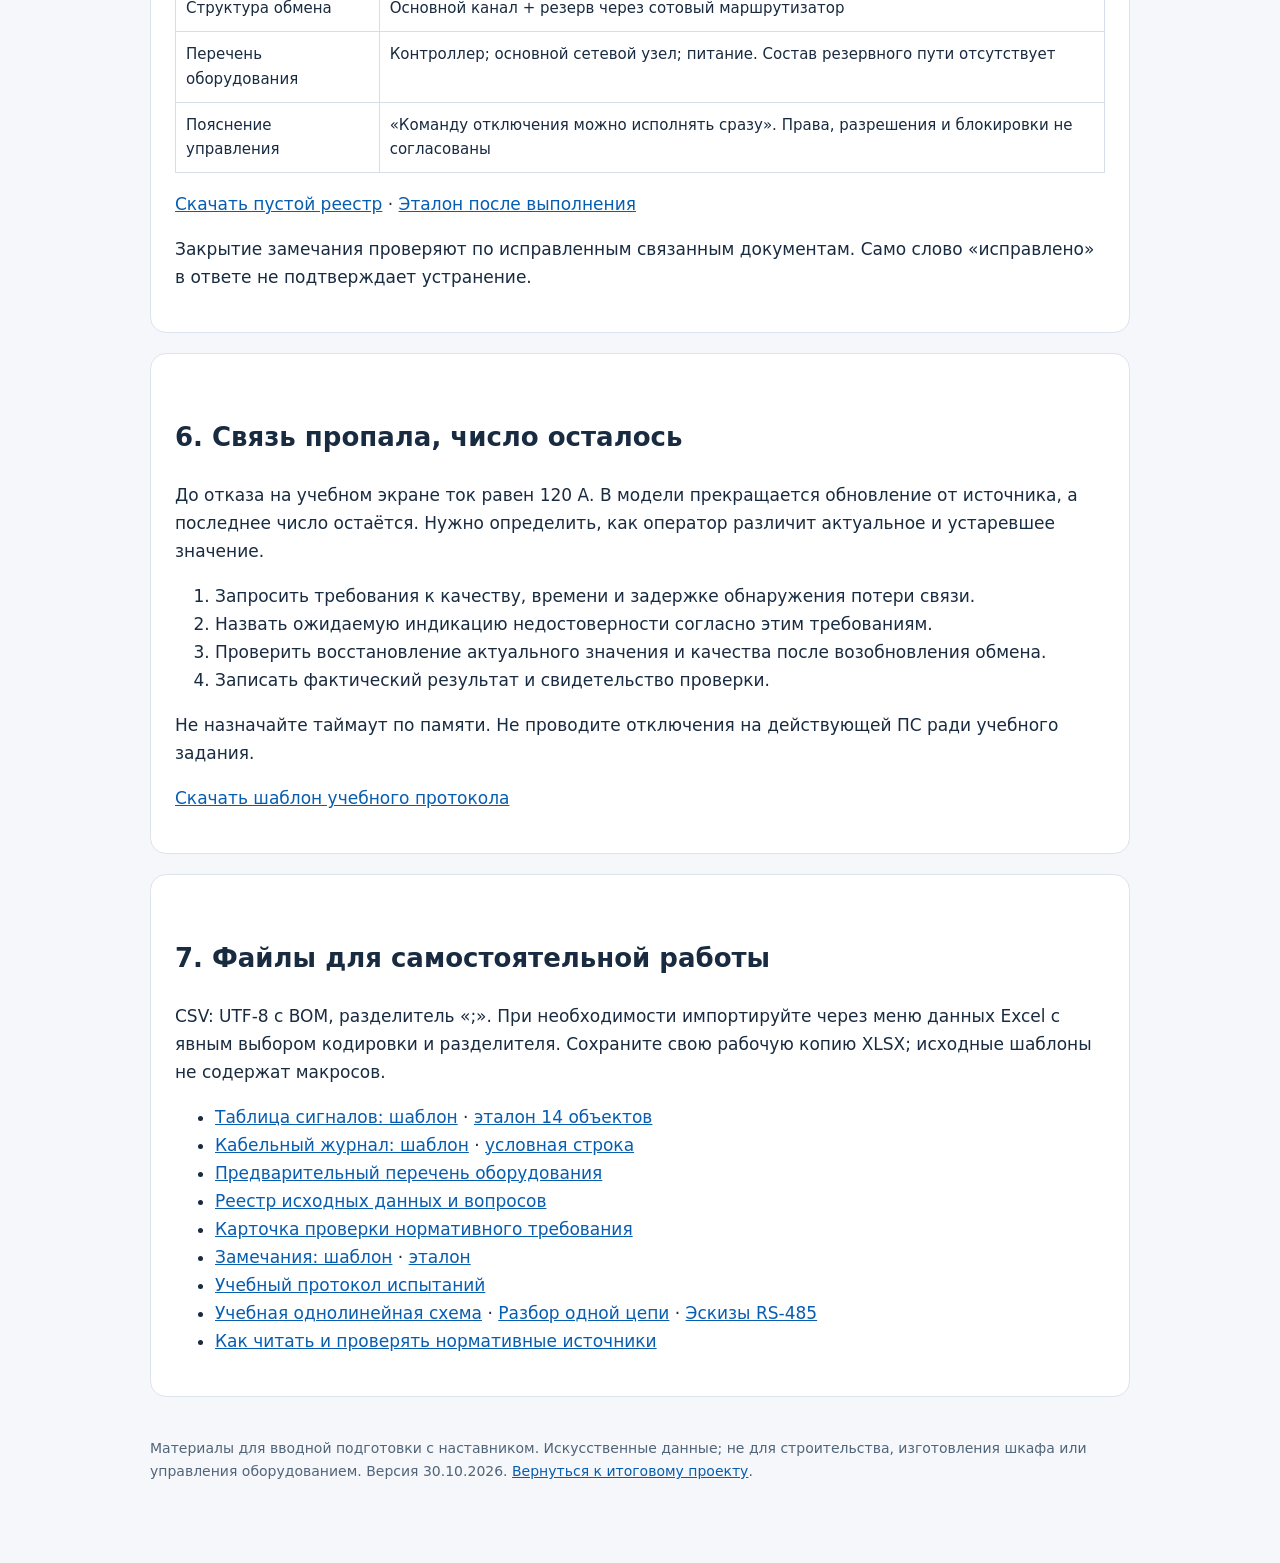
<file: asu-tp-academy/materials/workbook.html>
<!doctype html><html lang="ru"><head><meta charset="utf-8"><meta name="viewport" content="width=device-width,initial-scale=1"><title>Учебная тетрадь — АСУ ТП Академия</title><style>body{margin:0;background:#f5f7fa;color:#192b40;font:17px/1.65 system-ui,sans-serif}main{max-width:980px;margin:auto;padding:40px 24px}h1{font-size:36px;line-height:1.15}h2{font-size:26px;margin-top:38px}h3{font-size:20px}a{color:#075db0}nav{display:flex;gap:12px;flex-wrap:wrap}section{background:white;border:1px solid #dce4ee;border-radius:16px;padding:24px;margin:20px 0}.note{border-left:4px solid #db971d;background:#fff9e9;padding:15px}.example{background:#f2f6fc;padding:18px;border-radius:10px}.table-wrap{overflow:auto}table{border-collapse:collapse;min-width:600px;width:100%;font-size:15px}td,th{border:1px solid #d6dfe9;padding:10px;text-align:left;vertical-align:top}th{background:#eaf1f8}img{width:100%;height:auto}code{background:#eaf1f8;padding:2px 5px}.tag{font-size:13px;text-transform:uppercase;letter-spacing:.1em;color:#437291}summary{cursor:pointer;font-weight:700}footer{margin:40px 0;font-size:14px;color:#51657a}@media(max-width:600px){main{padding:20px 12px}section{padding:18px}h1{font-size:29px}}@media print{body{background:#fff;font-size:11pt}main{max-width:none;padding:0}nav,.noprint{display:none}section{border:0;padding:0;break-inside:auto}img{max-height:210mm}a{color:inherit}h2,h3{break-after:avoid}tr{break-inside:avoid}}</style></head><body><main><p class="tag">Учебная тетрадь · АСУ ТП Академия</p><h1>Один объект. Связный комплект документов.</h1>
<p>Вымышленная ПС 35/10 кВ «Учебная»: два выключателя и расширение ССПИ. Материалы помогают выполнить ограниченную задачу под проверкой наставника.</p>
<nav><a href="../#roadmap">← К урокам</a><a href="#brief">Исходные данные</a><a href="#documents">Образцы документов</a><a href="#downloads">Шаблоны</a><a href="#review-task">Найти ошибки</a></nav>
<p class="note"><strong>Не рабочая документация.</strong> Все обозначения и примеры искусственные. Схемы упрощены; отсутствуют данные для изготовления, монтажа и управления реальным оборудованием. Курс не присваивает квалификацию. Учебные допущения нельзя переносить на реальный объект.</p>
<section id="brief"><h2>1. Учебное ТЗ и входные данные</h2><p>В существующую систему телемеханики условной ПС добавляются два выключателя 35 кВ с терминалами управления. Интерфейс и протокол существующей ТМ неизвестны. Требуется предварительная проработка расширения ССПИ и передачи информации в учебный ДП.</p>
<ul><li>По каждому выключателю: положение DP, неисправность SP, местный режим SP, три фазных тока, один двухпозиционный объект команды включить/отключить.</li><li>Основной канал: проектируемая ВОЛС с возможностью TCP/IP. Конкретные точки, параметры и протокол обмена согласуются.</li><li>Резервная сотовая связь только рассматривается. Требования, независимость и ограничения не предоставлены.</li><li>Расчётная мощность выделенного учебного оборудования 180 Вт; требуемая автономия 6 часов. Условный КПД для грубой оценки 0,85.</li><li>Паспорта устройств, карты сигналов, права ТУ, разрешения и блокировки не предоставлены. Их нужно запросить.</li></ul>
<img src="substation.svg" alt="Упрощённая учебная однолинейная схема: шины 35 кВ, два выключателя и два трансформатора 35/10 кВ. Вторичные цепи не показаны.">
<h3>Что требуется получить</h3><ol><li>Реестр исходных данных и вопросов.</li><li>Структуру обмена с пометками неопределённостей.</li><li>Матрицу 14 логических объектов с источниками и получателями либо запросами на их уточнение.</li><li>Предварительный функциональный перечень оборудования.</li><li>Оценку энергии резервного питания и ограничения расчёта.</li><li>Перечень необходимых документов РД.</li><li>Реестр рисков и замечаний, подтверждение наставника.</li></ol>
<p>Полная рубрика и критические ошибки перечислены в <a href="../MENTOR_GUIDE.md">руководстве наставника</a>. Порог теста и отметки уроков не заменяют защиту работы.</p></section>
<section id="week1"><h2>2. Один сигнал: от контакта до строки данных</h2>
<p>Следующий рисунок относится к <strong>отдельному вымышленному стенду</strong>. Он объясняет обозначения и перекрёстные ссылки. Это не подтверждённая схема подключения В35Т1 из мини-ТЗ.</p>
<img src="signal-chain.svg" alt="Функциональная цепочка учебного контакта S1 по кабелю К01 к клеммам X1 и входу DI1, затем к логическому сигналу и учебному ДП.">
<ol><li><strong>S1:</strong> условный источник состояния. Реальный источник должен быть подтверждён схемой и документацией.</li><li><strong>К01:</strong> обозначение связи на рисунке. Именно его ищем в кабельном журнале.</li><li><strong>X1:1 / X1:2:</strong> условные клеммы назначения. Они должны совпадать в схеме и журнале.</li><li><strong>DI1:</strong> условный вход стенда. Физический вход и логическое положение DP не тождественны.</li><li><strong>Логическая модель:</strong> на этом стенде показана только одна цепь; модель положения реального аппарата надо определить отдельно.</li></ol>
<p>Проверьте: найдите К01 в <a href="cables-solution.csv" download>учебной строке журнала</a>. Какие данные ещё нужны для выбора кабеля? В эталоне они намеренно не выдуманы.</p></section>
<section id="documents"><h2>3. Как выглядит результат на разных этапах</h2><p>Ниже не полные комплекты по нормам, а учебные фрагменты с пояснением логики. Состав реального выпуска определяют заданием, договором и применимыми требованиями.</p>
<h3>ТЗ: требование и способ проверки</h3><div class="example"><p><strong>Учебное требование ТЗ-01:</strong> обеспечить передачу согласованного перечня информации по двум выключателям в учебный ДП.</p><p><strong>Как проверять:</strong> по согласованной матрице сопоставить источник, значение, качество и приёмник каждой строки. Параметры времени и допустимых задержек должны быть заданы дополнительно.</p></div><p><strong>Куда смотреть:</strong> требование описывает нужный результат. Оно ещё не указывает клемму, артикул модуля или IP-адрес.</p>
<h3>ОТР: концепция с ограничениями</h3><div class="example"><p>Предусмотреть узел ССПИ для сбора информации новых устройств и передачи в ДП по TCP/IP. IEC 104 рассматривается при подтверждении поддержки нужных функций обеими сторонами. Интеграцию существующей ТМ уточнить после получения документации.</p><p>Питание выделенного состава обеспечить согласно требованию автономии. Резервный сотовый путь рассмотреть отдельно после получения требований по связи и безопасности; независимость пока не подтверждена.</p></div><p><strong>Куда смотреть:</strong> здесь видны границы и условия выбора. Неизвестное не спрятано за нарисованным шлюзом.</p>
<h3>ПД: обоснование решения</h3><div class="example"><p><strong>Цель решения:</strong> сохранить существующий обмен и добавить информацию новых аппаратов. Предлагаемая структура должна обеспечивать согласованные функции, питание и взаимодействие с верхним уровнем.</p><p><strong>Ограничения:</strong> состав устройств и вариант интеграции старой ТМ окончательно определяются по обследованию; требования к резервному пути и дистанционному управлению остаются открытыми.</p><p><strong>Проверка согласованности:</strong> функции на структуре сопоставляются с матрицей сигналов и требованиями ТЗ. Расчёты и описания выполняются в объёме конкретного проекта.</p></div><p><strong>Куда смотреть:</strong> перечислены причины и условия принятия решения, а не только названия оборудования.</p>
<h3>РД: конкретное соединение и связанные ведомости</h3><div class="example"><p>В учебном стенде связь К01: S1 (условные выводы 1/2) → Ш1, X1:1/X1:2. Дальнейшее подключение к DI1 показано только функционально. Марка, длина кабеля и электрические параметры не заданы.</p><p>В кабельном журнале используются те же обозначения. В перечне оборудования должна быть функциональная позиция соответствующего узла ввода. Этот учебный фрагмент <strong>непригоден для монтажа</strong> до определения полного состава цепей и параметров.</p></div><p><strong>Куда смотреть:</strong> номер кабеля, оба конца и ссылки должны совпадать. Неизвестные параметры оформлены как вопросы, а не как закупочные данные.</p>
<h3>Мини-практика в AutoCAD и Excel</h3><ol><li>В отдельном учебном файле AutoCAD нарисуйте блоки S1, Ш1 и X1, связь К01. Не используйте реальную схему объекта.</li><li>В Excel откройте CSV-шаблон журнала, сохраните рабочую копию XLSX и заполните условную связь.</li><li>Переименуйте К01 в К02 на рисунке. Найдите, какие строки и ссылки нужно изменить в таблице.</li><li>Передайте наставнику рисунок и таблицу вместе с перечнем неизвестных параметров. Проверяется согласованность, а не скорость оформления.</li></ol></section>
<section id="interface"><h2>4. Условная карточка цифрового интерфейса</h2><p class="note">Эта карточка придумана только для арифметического упражнения. Это не паспорт, не действующий регистр ENIP/ЭКРА или другого производителя и не исходные данные мини-проекта.</p>
<div class="table-wrap"><table><thead><tr><th>Параметр</th><th>Дано в упражнении</th><th>Что проверить для реального устройства</th></tr></thead><tbody><tr><td>Величина</td><td>Ток фазы A</td><td>Назначение и единица величины</td></tr><tr><td>Метка поля</td><td>R_DEMO_01, не протокольный адрес</td><td>Фактическая карта адресов и правила нумерации</td></tr><tr><td>Тип</td><td>Беззнаковое целое в одном слове</td><td>Тип, размер, порядок данных</td></tr><tr><td>Сырое значение</td><td>1234</td><td>Условия обновления и достоверности</td></tr><tr><td>Масштаб</td><td>0,1 А на единицу</td><td>Масштаб и возможный дополнительный коэффициент</td></tr><tr><td>Результат</td><td>123,4 А</td><td>Ожидаемое значение при контрольном воздействии</td></tr></tbody></table></div><p>Задание: объясните, что будет при повторном применении масштаба; почему адрес поля не следует назначать по имени R_DEMO_01; чем отличается недостоверность от нулевого тока.</p></section>
<section id="review-task"><h2>5. Найдите ошибки в комплекте</h2><p>В этих фрагментах специально заложены противоречия. Автор ошибочно заявил комплект «готовым к монтажу». На предварительной стадии честное «Уточнить» допустимо, но не означает готовности к выпуску. Сначала заполните реестр, затем откройте эталон.</p>
<div class="table-wrap"><table><thead><tr><th>Фрагмент</th><th>Условное содержимое с ошибками</th></tr></thead><tbody><tr><td>Схема подключения</td><td>S1 → К01 → Ш1/X1</td></tr><tr><td>Кабельный журнал</td><td>К10; S1 → Ш1/X1; прочие данные не заданы</td></tr><tr><td>Таблица сигналов</td><td>В35Т1; неисправность; SP; источник: пусто</td></tr><tr><td>Структура обмена</td><td>Основной канал + резерв через сотовый маршрутизатор</td></tr><tr><td>Перечень оборудования</td><td>Контроллер; основной сетевой узел; питание. Состав резервного пути отсутствует</td></tr><tr><td>Пояснение управления</td><td>«Команду отключения можно исполнять сразу». Права, разрешения и блокировки не согласованы</td></tr></tbody></table></div>
<p><a href="review-template.csv" download>Скачать пустой реестр</a> · <a href="review-solution.csv" download>Эталон после выполнения</a></p><p>Закрытие замечания проверяют по исправленным связанным документам. Само слово «исправлено» в ответе не подтверждает устранение.</p></section>
<section id="faults"><h2>6. Связь пропала, число осталось</h2><p>До отказа на учебном экране ток равен 120 А. В модели прекращается обновление от источника, а последнее число остаётся. Нужно определить, как оператор различит актуальное и устаревшее значение.</p><ol><li>Запросить требования к качеству, времени и задержке обнаружения потери связи.</li><li>Назвать ожидаемую индикацию недостоверности согласно этим требованиям.</li><li>Проверить восстановление актуального значения и качества после возобновления обмена.</li><li>Записать фактический результат и свидетельство проверки.</li></ol><p>Не назначайте таймаут по памяти. Не проводите отключения на действующей ПС ради учебного задания.</p><p><a href="tests-template.csv" download>Скачать шаблон учебного протокола</a></p></section>
<section id="downloads"><h2>7. Файлы для самостоятельной работы</h2><p>CSV: UTF-8 с BOM, разделитель «;». При необходимости импортируйте через меню данных Excel с явным выбором кодировки и разделителя. Сохраните свою рабочую копию XLSX; исходные шаблоны не содержат макросов.</p><ul>
<li><a href="signals-template.csv" download>Таблица сигналов: шаблон</a> · <a href="signals-solution.csv" download>эталон 14 объектов</a></li>
<li><a href="cables-template.csv" download>Кабельный журнал: шаблон</a> · <a href="cables-solution.csv" download>условная строка</a></li>
<li><a href="spec-template.csv" download>Предварительный перечень оборудования</a></li>
<li><a href="questions-template.csv" download>Реестр исходных данных и вопросов</a></li>
<li><a href="requirements-template.csv" download>Карточка проверки нормативного требования</a></li>
<li><a href="review-template.csv" download>Замечания: шаблон</a> · <a href="review-solution.csv" download>эталон</a></li>
<li><a href="tests-template.csv" download>Учебный протокол испытаний</a></li>
<li><a href="substation.svg">Учебная однолинейная схема</a> · <a href="signal-chain.svg">Разбор одной цепи</a> · <a href="rs485.svg">Эскизы RS-485</a></li>
<li><a href="norm-reading-guide.md">Как читать и проверять нормативные источники</a></li></ul></section>
<footer>Материалы для вводной подготовки с наставником. Искусственные данные; не для строительства, изготовления шкафа или управления оборудованием. Версия 30.10.2026. <a href="../#finish">Вернуться к итоговому проекту</a>.</footer></main></body></html>
</file>
<file: style.css>
/*
  Сайт оформлен как лист инженерного чертежа: рамка листа, сетка, однолинейная схема,
  основная надпись (штамп) с кнопкой скачивания, позиционные выноски у шагов.
  Цвета фаз A/B/C (жёлтый, зелёный, красный) — единственные яркие акценты.
*/
:root {
  --paper: #eef2f6;
  --sheet: #ffffff;
  --ink: #15253c;
  --ink-soft: #4a5a70;
  --line: #9aa9bb;
  --grid: #e3e9f0;
  --accent: #d79c00;
  --accent-ink: #15253c;
  --phase-a: #e0a800;
  --phase-b: #2f8f55;
  --phase-c: #c8403a;
  --added: #2f8f55;
  --removed: #c8403a;
  --frame: 1.5px solid var(--ink);
  --thin: 1px solid var(--line);
  --font-display: "Segoe UI Variable Display", "Segoe UI", system-ui, -apple-system, Roboto, Arial, sans-serif;
  --font-text: "Segoe UI Variable Text", "Segoe UI", system-ui, -apple-system, Roboto, Arial, sans-serif;
  --font-gost: "GOST type A", "ISOCPEUR", "Segoe UI", Arial, sans-serif;
  color-scheme: light;
}

@media (prefers-color-scheme: dark) {
  :root {
    --paper: #0d1726;
    --sheet: #12203a;
    --ink: #dbe5f2;
    --ink-soft: #9fb0c6;
    --line: #4d6382;
    --grid: #1a2b47;
    --accent: #f0b72f;
    --accent-ink: #0d1726;
    color-scheme: dark;
  }
}

* { box-sizing: border-box; }

html { scroll-behavior: smooth; }

@media (prefers-reduced-motion: reduce) {
  html { scroll-behavior: auto; }
}

body {
  margin: 0;
  background: var(--paper);
  color: var(--ink);
  font-family: var(--font-text);
  font-size: 17px;
  line-height: 1.6;
  -webkit-font-smoothing: antialiased;
}

h1, h2, h3 { font-family: var(--font-display); margin: 0; color: var(--ink); }

p { margin: 0 0 12px; }

a { color: inherit; }

.nowrap { white-space: nowrap; }

/* Лист: рамка с широким полем подшивки слева, как у листа по ГОСТ */
.sheet {
  max-width: 1180px;
  margin: 24px auto;
  background: var(--sheet);
  border: var(--frame);
  border-left-width: 1.5px;
  box-shadow: 0 0 0 10px var(--sheet), 0 0 0 11px var(--line);
  padding: 0 48px 0 72px;
  position: relative;
}

/* Шапка */
.top {
  display: flex;
  align-items: center;
  justify-content: space-between;
  gap: 16px;
  flex-wrap: wrap;
  padding: 18px 0;
  border-bottom: var(--thin);
}

.brand {
  display: inline-flex;
  align-items: center;
  gap: 10px;
  font-family: var(--font-display);
  font-weight: 600;
  font-size: 17px;
  text-decoration: none;
}

.top__nav { display: flex; gap: 28px; font-size: 15px; }

.top__nav a { text-decoration: none; color: var(--ink-soft); padding: 4px 0; border-bottom: 2px solid transparent; }

.top__nav a:hover { color: var(--ink); border-bottom-color: var(--accent); }

a:focus-visible, summary:focus-visible, .button:focus-visible {
  outline: 3px solid var(--accent);
  outline-offset: 3px;
  border-radius: 2px;
}

/* Первый экран: текст, схема, штамп */
.hero {
  display: grid;
  grid-template-columns: minmax(0, 1fr) minmax(0, 1.05fr);
  grid-template-areas:
    "text scheme"
    "stamp scheme";
  column-gap: 48px;
  row-gap: 36px;
  padding: 64px 0 56px;
  border-bottom: var(--frame);
}

.hero__text { grid-area: text; align-self: end; }

h1 {
  font-size: clamp(36px, 5.2vw, 60px);
  font-weight: 650;
  line-height: 1.05;
  letter-spacing: -0.02em;
  max-width: 11ch;
}

.lead {
  margin-top: 22px;
  font-size: 19px;
  color: var(--ink-soft);
  max-width: 46ch;
}

.hero__scheme {
  grid-area: scheme;
  margin: 0;
  align-self: center;
}

.scheme { width: 100%; height: auto; display: block; }

.scheme__grid path, .art-grid path { stroke: var(--grid); stroke-width: 1; fill: none; }

.scheme__ink { stroke: var(--ink); stroke-width: 2; fill: none; stroke-linecap: square; }

.scheme__ink .bus { stroke-width: 5; }

.scheme__labels text {
  font-family: var(--font-gost);
  font-style: italic;
  font-size: 13px;
  fill: var(--ink-soft);
}

/* Единственная анимация: схема прорисовывается при открытии страницы */
.draw {
  stroke-dasharray: 1200;
  stroke-dashoffset: 1200;
  animation: draw 1.6s cubic-bezier(.6, .1, .2, 1) forwards;
}

.scheme__ink .draw:nth-child(n+5) { animation-delay: .25s; }
.scheme__ink .draw:nth-child(n+12) { animation-delay: .5s; }
.scheme__ink .draw:nth-child(n+18) { animation-delay: .75s; }

.scheme__labels, .scheme__phase { animation: appear .6s 1.4s both; }

@keyframes draw { to { stroke-dashoffset: 0; } }
@keyframes appear { from { opacity: 0; } to { opacity: 1; } }

@media (prefers-reduced-motion: reduce) {
  .draw { animation: none; stroke-dashoffset: 0; }
  .scheme__labels, .scheme__phase { animation: none; }
}

/* Основная надпись (штамп) */
.stamp {
  grid-area: stamp;
  align-self: start;
  border: var(--frame);
  max-width: 460px;
}

.stamp__table {
  width: 100%;
  border-collapse: collapse;
  font-size: 14px;
}

.stamp__table th, .stamp__table td {
  border: 1px solid var(--ink);
  padding: 7px 10px;
  text-align: left;
  vertical-align: top;
}

.stamp__table tr:first-child th, .stamp__table tr:first-child td { border-top: 0; }
.stamp__table th:first-child { border-left: 0; }
.stamp__table td:last-child { border-right: 0; }

.stamp__table th {
  font-family: var(--font-gost);
  font-style: italic;
  font-weight: 400;
  color: var(--ink-soft);
  width: 1%;
  white-space: nowrap;
}

.stamp__name { font-family: var(--font-display); font-weight: 600; font-size: 16px; }

.button {
  display: flex;
  align-items: center;
  justify-content: center;
  gap: 10px;
  padding: 16px 20px;
  background: var(--accent);
  color: var(--accent-ink);
  font-family: var(--font-display);
  font-weight: 650;
  font-size: 18px;
  text-decoration: none;
  border-top: 1px solid var(--ink);
}

.button:hover { background: color-mix(in srgb, var(--accent) 86%, var(--ink)); }

/* Разделы */
.programs, .install, .faq { padding: 64px 0; }

.install, .faq { border-top: var(--frame); }

h2 {
  font-size: 34px;
  font-weight: 650;
  letter-spacing: -0.01em;
}

.section-lead { color: var(--ink-soft); max-width: 60ch; margin-top: 10px; }

/* Программа: чертёж слева, описание справа, строки разделены как графы таблицы */
.program {
  display: grid;
  grid-template-columns: minmax(0, 0.9fr) minmax(0, 1.1fr);
  gap: 48px;
  align-items: start;
  padding: 40px 0;
  border-top: var(--thin);
}

.programs .section-lead + .program { margin-top: 28px; }

.program__art {
  margin: 0;
  border: 1px solid var(--line);
  background: var(--sheet);
}

.program__art svg { display: block; width: 100%; height: auto; }

.art-ink rect, .art-ink-stroke { fill: none; stroke: var(--ink); stroke-width: 1.5; }
.art-ink .art-fill { fill: var(--grid); }
.art-paper { fill: var(--sheet); stroke: var(--ink); stroke-width: 1.5; }
.art-route { fill: none; stroke: var(--accent); stroke-width: 3; stroke-linejoin: round; }
.art-dot { fill: var(--ink); }
.art-label rect { fill: var(--ink); }
.art-label text { fill: var(--sheet); font-family: var(--font-display); font-weight: 600; font-size: 12px; text-anchor: middle; }
.art-small { font-family: var(--font-gost); font-style: italic; font-size: 11px; fill: var(--ink-soft); }
.art-lines path, .art-tree path { stroke: var(--line); stroke-width: 4; stroke-linecap: round; fill: none; }
.art-tree .art-tree__axis { stroke-width: 1.5; }
.art-removed { stroke: var(--removed); stroke-width: 4; stroke-linecap: round; }
.art-added { stroke: var(--added); stroke-width: 4; stroke-linecap: round; fill: none; }
.art-change { fill: none; stroke: var(--accent); stroke-width: 2; stroke-dasharray: 5 4; }
.art-link { fill: color-mix(in srgb, var(--accent) 18%, transparent); stroke: var(--accent); stroke-width: 2; }
.art-window { fill: var(--sheet); stroke: var(--ink); stroke-width: 1.5; }
.art-rows rect { fill: var(--grid); }
.art-pill { fill: var(--accent); }

h3 { font-size: 24px; font-weight: 650; }

.program__meta {
  font-family: var(--font-gost);
  font-style: italic;
  color: var(--ink-soft);
  font-size: 15px;
  margin: 2px 0 14px;
}

.program__text { max-width: 62ch; }

.program ul { margin: 0 0 16px; padding: 0; list-style: none; }

.program li { position: relative; padding-left: 22px; margin-bottom: 6px; }

.program li::before {
  content: "";
  position: absolute;
  left: 2px;
  top: 0.72em;
  width: 10px;
  height: 2px;
  background: var(--ink);
}

.program__needs {
  font-size: 15px;
  color: var(--ink-soft);
  border-left: 3px solid var(--accent);
  padding-left: 12px;
  margin: 0;
}

/* Шаги установки: позиционные выноски */
.steps {
  list-style: none;
  counter-reset: step;
  margin: 32px 0 0;
  padding: 0;
  display: grid;
  grid-template-columns: repeat(3, minmax(0, 1fr));
  gap: 40px;
}

.steps li { counter-increment: step; position: relative; padding-top: 64px; }

.steps li::before {
  content: counter(step);
  position: absolute;
  top: 0;
  left: 0;
  width: 44px;
  height: 44px;
  border: 1.5px solid var(--ink);
  border-radius: 50%;
  display: grid;
  place-items: center;
  font-family: var(--font-gost);
  font-style: italic;
  font-size: 22px;
}

.steps li::after {
  content: "";
  position: absolute;
  top: 22px;
  left: 44px;
  right: -40px;
  border-top: 1px solid var(--line);
}

.steps li:last-child::after { display: none; }

.steps h3 { font-size: 20px; margin-bottom: 8px; }

.steps p { color: var(--ink-soft); }

/* Вопросы */
.faq details { border-bottom: var(--thin); max-width: 820px; }

.faq details:first-of-type { margin-top: 24px; border-top: var(--thin); }

.faq summary {
  cursor: pointer;
  list-style: none;
  padding: 18px 40px 18px 0;
  font-family: var(--font-display);
  font-weight: 600;
  font-size: 18px;
  position: relative;
}

.faq summary::-webkit-details-marker { display: none; }

.faq summary::after {
  content: "";
  position: absolute;
  right: 6px;
  top: 50%;
  width: 14px;
  height: 14px;
  margin-top: -7px;
  background:
    linear-gradient(var(--ink), var(--ink)) center / 14px 2px no-repeat,
    linear-gradient(var(--ink), var(--ink)) center / 2px 14px no-repeat;
}

.faq details[open] summary::after { background: linear-gradient(var(--ink), var(--ink)) center / 14px 2px no-repeat; }

.faq details p { color: var(--ink-soft); padding: 0 40px 18px 0; margin: 0; max-width: 70ch; }

/* Подвал как нижняя графа листа */
.footer {
  display: flex;
  justify-content: space-between;
  gap: 16px;
  flex-wrap: wrap;
  border-top: var(--frame);
  padding: 16px 0;
  font-family: var(--font-gost);
  font-style: italic;
  font-size: 14px;
  color: var(--ink-soft);
}

/* Узкие экраны */
@media (max-width: 900px) {
  .sheet { margin: 12px; padding: 0 24px 0 32px; box-shadow: none; }
  .hero {
    grid-template-columns: 1fr;
    grid-template-areas: "text" "stamp" "scheme";
    padding: 40px 0;
  }
  .stamp { max-width: none; }
  .program { grid-template-columns: 1fr; gap: 24px; }
  .steps { grid-template-columns: 1fr; gap: 28px; }
  .steps li::after { display: none; }
}

@media (max-width: 560px) {
  body { font-size: 16px; }
  .sheet { margin: 8px; padding: 0 16px; }
  .top__nav { gap: 18px; }
  h2 { font-size: 28px; }
  h3 { font-size: 21px; }
}
</file>
<file: asu-tp-academy/styles.css>
/* ASU TP Academy: a quiet, accessible engineering workbook. */
:root{color-scheme:light;--bg:#f4f6f8;--surface:#fff;--surface-2:#edf3f7;--text:#1c3042;--muted:#526477;--dim:#657588;--line:#dbe3e9;--accent:#176b87;--accent-strong:#10536b;--accent-soft:#e8f4f7;--mint:#176b87;--blue:#2d64a6;--amber:#835408;--warn:#fff7e7;--success:#eaf6ef;--error:#fff0f0;--r:12px;--sidebar:252px;--shadow:0 8px 30px #19304408}
html[data-theme=dark]{color-scheme:dark;--bg:#101b25;--surface:#182735;--surface-2:#1d3040;--text:#e4edf4;--muted:#afc1d0;--dim:#a1b5c6;--line:#344b5f;--accent:#81d4e3;--accent-strong:#a8e7ef;--accent-soft:#173d4d;--mint:#81d4e3;--blue:#9fbff4;--amber:#e6bf76;--warn:#382e1e;--success:#19382e;--error:#422b32;--shadow:none}
*{box-sizing:border-box}html{scroll-behavior:smooth}body{margin:0;background:var(--bg);color:var(--text);font-family:Inter,"Segoe UI",Arial,sans-serif;font-size:16px;line-height:1.65}a{color:var(--accent);text-underline-offset:3px}a:hover{color:var(--accent-strong)}button,input,select{font:inherit}button{cursor:pointer}button,a,input,select,summary{-webkit-tap-highlight-color:transparent}:focus-visible{outline:3px solid #3f98cb;outline-offset:4px}[hidden]{display:none!important}.sr-only{position:absolute;width:1px;height:1px;padding:0;overflow:hidden;clip:rect(0,0,0,0);white-space:nowrap}.skip{position:fixed;top:-100px;left:15px;background:var(--surface);padding:10px 18px;z-index:200}.skip:focus{top:10px}.layout{display:grid;grid-template-columns:var(--sidebar) minmax(0,1fr);min-height:100vh}.sidebar{position:sticky;top:0;height:100vh;overflow:auto;display:flex;flex-direction:column;padding:28px 18px 20px;background:#112b3c;color:#d9e6ee;z-index:60;scrollbar-width:thin;scrollbar-color:#385466 transparent}.brand{display:flex;align-items:center;gap:12px;text-decoration:none;color:#fff;padding:0 8px}.brand:hover{color:#fff}.brand-icon{width:39px;height:39px;display:grid;place-items:center;border:1px solid #689baf;border-radius:9px;color:#9ed8e3;font-size:29px}.brand strong{display:block;font-size:18px;letter-spacing:1.2px;line-height:1.3}.brand small{font-size:9px;letter-spacing:3px;color:#a4c3d3}.sidebar-label,.muted-label{font-size:10px;letter-spacing:1.4px;font-weight:700}.sidebar-label{color:#8faebb;margin:35px 10px 13px}.side-nav{display:grid;gap:3px}.nav-link{display:flex;align-items:center;gap:10px;min-height:42px;padding:8px 10px;color:#c6d6df;text-decoration:none;border-radius:7px;font-size:12px;font-weight:600}.nav-link span{font-size:10px;min-width:18px;color:#8aa8b9}.nav-link:hover{color:#fff;background:#203e50}.nav-link.active{color:#fff;background:#284c60;box-shadow:inset 3px 0 #80ccda}.nav-link.active span{color:#9fdae4}.sidebar-resources{display:flex;flex-wrap:wrap;gap:12px;margin:24px 10px 0;font-size:11px}.sidebar-resources a{color:#b1ccd9}.sidebar-bottom{margin-top:auto;padding:24px 10px 0}.muted-label{color:#9ab6c7}.progress-line{height:4px;border-radius:5px;background:#2e495a;margin:12px 0 8px;overflow:hidden}.progress-fill{height:100%;background:#8bcbd6;transition:width .25s}.sidebar-bottom>span{font-size:12px}.tiny{font-size:11px;line-height:1.5;color:#a3bbc9;margin:8px 0}.main{width:100%;min-width:0;max-width:1500px;margin:0 auto;padding:0 clamp(24px,4.4vw,76px);outline:none}.topbar{min-height:79px;display:flex;align-items:center;justify-content:space-between;gap:16px;border-bottom:1px solid var(--line)}.topbar-start{display:flex;align-items:center;gap:12px;min-width:0}.breadcrumb{font-size:12px;color:var(--dim)}.breadcrumb strong{font-weight:500;color:var(--text)}.theme-control{display:flex;align-items:center;gap:7px;font-size:11px;color:var(--muted)}.theme-control select{border:1px solid var(--line);background:var(--surface);color:var(--text);padding:7px 9px;border-radius:6px;font-size:11px;max-width:135px}.menu-button,.sidebar-close,.menu-scrim{display:none}.section{padding:44px 0 30px;min-width:0;scroll-margin-top:20px}.section-heading{margin-bottom:28px;max-width:850px}.section-num,.eyebrow{font-size:10px;letter-spacing:1.6px;font-weight:750;color:var(--accent)}.eyebrow{display:flex;align-items:center;gap:8px;flex-wrap:wrap}.eyebrow-date{margin-left:auto;letter-spacing:0;color:var(--dim);font-size:11px;font-weight:400}.pulse-dot{height:6px;width:6px;background:var(--accent);border-radius:50%}h1,h2,h3,p{margin-top:0}h1{font-size:clamp(30px,3.2vw,46px);line-height:1.2;letter-spacing:-1.7px;font-weight:720;margin:16px 0 20px}h1 em{font-style:normal;color:var(--accent)}h2{font-size:clamp(25px,2.5vw,34px);font-weight:700;line-height:1.25;letter-spacing:-.8px;margin:12px 0 14px}h3{font-size:18px;line-height:1.4;letter-spacing:-.3px;margin:0 0 12px}p{margin-bottom:15px}.lead{font-size:15px;color:var(--muted);line-height:1.85;max-width:590px}.section-heading>p{font-size:15px;color:var(--muted);margin-bottom:0}.hero-grid{display:grid;grid-template-columns:minmax(0,1.12fr) minmax(260px,.88fr);align-items:center;gap:36px;margin:35px 0 0}.pill{color:var(--muted);font-size:9px;letter-spacing:1px;font-weight:700}.hero-buttons,.resource-actions{display:flex;flex-wrap:wrap;gap:10px;margin:23px 0}.btn{display:inline-flex;align-items:center;justify-content:center;gap:10px;min-height:43px;padding:10px 17px;border:1px solid var(--line);border-radius:7px;font-size:12px;font-weight:700;text-decoration:none;background:var(--surface);color:var(--text);line-height:1.5}.btn:hover{background:var(--surface-2);color:var(--text)}.btn.primary{background:#176b87;border-color:#176b87;color:white}.btn.primary:hover{background:#10536b}.btn.ghost{color:var(--text);background:var(--surface)}.btn.small{font-size:11px;padding:8px 12px;min-height:36px}.hero-stats{display:grid;grid-template-columns:repeat(3,1fr);gap:12px;margin-top:27px;padding-top:20px;border-top:1px solid var(--line)}.hero-stats strong{display:block;font-size:22px;line-height:1.3;letter-spacing:-.5px}.hero-stats strong span{font-size:12px;font-weight:500;letter-spacing:0}.hero-stats small{font-size:10px;color:var(--dim);line-height:1.4;display:block;margin-top:5px}.hero-visual{background:#142f40;border:1px solid #2c4e60;color:white;border-radius:13px;padding:18px;box-shadow:var(--shadow)}.visual-heading,.visual-footer{display:flex;justify-content:space-between;align-items:center;gap:8px;font-size:10px;color:#b4cbd7}.live-indicator{color:#a4d9e0;letter-spacing:1px;font-size:9px}.station-svg{display:block;width:100%;height:auto;margin:13px 0}.visual-footer{border-top:1px solid #3b586a;padding-top:12px;font-size:9px}.visual-footer span{display:flex;align-items:center;gap:6px}.dot{height:5px;width:5px;border-radius:50%;display:inline-block}.dot.mint{background:#93d3dd}.dot.blue{background:#8eace0}.visual-disclaimer{font-size:9px;color:#a4bfcc;margin-top:9px}.learning-dashboard{display:flex;align-items:center;justify-content:space-between;gap:24px;padding:25px 28px;background:var(--surface);border:1px solid var(--line);border-left:4px solid var(--accent);border-radius:9px;margin:36px 0 18px;box-shadow:var(--shadow)}.learning-dashboard h2{font-size:20px;margin:7px 0}.learning-dashboard p{margin:0;font-size:12px;color:var(--muted)}.text-link{font-size:12px;font-weight:700;text-decoration:none;white-space:nowrap}.start-routes{display:grid;grid-template-columns:repeat(3,minmax(0,1fr));gap:12px}.start-routes>a{display:block;text-decoration:none;background:var(--surface);border:1px solid var(--line);border-radius:9px;padding:20px;color:var(--text)}.start-routes>a:hover{border-color:var(--accent)}.start-routes span{font-size:9px;letter-spacing:1px;color:var(--dim)}.start-routes strong{display:block;font-size:15px;margin:9px 0}.start-routes p{font-size:12px;line-height:1.65;color:var(--muted);margin-bottom:16px}.start-routes b{font-size:11px;color:var(--accent)}.info-strip,.standard-notice{display:flex;align-items:flex-start;gap:12px;background:var(--accent-soft);border:1px solid var(--line);border-radius:8px;padding:17px 20px;margin:23px 0}.info-strip p,.standard-notice p{margin:0;color:var(--muted);font-size:12px}.info-icon{min-width:20px;width:20px;height:20px;display:grid;place-items:center;border:1px solid var(--accent);border-radius:50%;font-size:11px;color:var(--accent)}.standard-notice>span{color:var(--accent)}.cards{display:grid;gap:16px}.cards.three{grid-template-columns:repeat(3,minmax(0,1fr))}.cards.two,.split-layout{display:grid;grid-template-columns:repeat(2,minmax(0,1fr));gap:18px}.split-layout{margin-top:18px}.feature-card,.panel,.signal-card,.week-card,.exercise-card,.quiz-card,.glossary-item,.standard-item{background:var(--surface);border:1px solid var(--line);border-radius:var(--r)}.feature-card,.panel,.signal-card{padding:24px}.feature-icon{font-size:26px;color:var(--accent);margin-bottom:17px}.feature-card p,.panel p,.signal-card p{font-size:14px;color:var(--muted);line-height:1.8}.tag-set{display:flex;flex-wrap:wrap;gap:6px}.tag{padding:3px 8px;border-radius:5px;font-size:10px;background:var(--surface-2);color:var(--muted)}.panel-accent{background:var(--accent-soft)}.numbered{list-style:none;counter-reset:steps;padding:0;margin:20px 0 0;display:grid;gap:17px}.numbered li{position:relative;padding-left:31px;counter-increment:steps;font-size:13px;color:var(--muted)}.numbered li::before{content:counter(steps,decimal-leading-zero);position:absolute;left:0;top:1px;color:var(--accent);font-size:11px;font-weight:700}.numbered b{color:var(--text)}.role-row{padding:11px 0;border-bottom:1px solid var(--line);display:grid;gap:3px}.role-row:last-child{border-bottom:0}.role-row span{font-weight:600;font-size:13px}.role-row small{font-size:12px;color:var(--muted)}.mentor-tip{border-left:3px solid var(--accent);background:var(--accent-soft);padding:18px 22px;margin-top:23px;font-size:13px}.diagram-panel{margin-top:18px}.flow-diagram{display:flex;align-items:center;gap:9px;margin:23px 0 15px}.flow-box{flex:1;min-width:0;border:1px solid var(--line);background:var(--surface-2);border-radius:8px;padding:18px 13px;display:grid;gap:6px}.flow-box small{font-size:9px;letter-spacing:.8px;color:var(--accent);font-weight:700}.flow-box strong{font-size:13px}.flow-box span{font-size:11px;color:var(--muted)}.arrow{color:var(--accent);font-size:20px}.fine-print{color:var(--dim)!important;font-size:11px!important;line-height:1.7}.callout{background:var(--accent-soft);border:1px solid var(--line);border-radius:8px;padding:18px 22px;margin:20px 0}.callout>b{color:var(--accent);font-size:13px}.callout p{font-size:13px;color:var(--muted);margin:6px 0 0}.callout.warning{background:var(--warn)}.callout.warning>b{color:var(--amber)}.timeline{margin-top:24px}.timeline-item{display:grid;grid-template-columns:60px 1fr;gap:23px;padding:24px 0;border-bottom:1px solid var(--line)}.timeline-item:first-child{padding-top:0}.timeline-item:last-child{border:0}.timeline-mark{width:55px;height:55px;background:var(--accent-soft);border:1px solid var(--line);border-radius:9px;display:grid;place-items:center;font-size:13px;font-weight:700;color:var(--accent)}.timeline-item h3 em{font-style:normal;color:var(--accent);font-weight:500}.timeline-item p{font-size:14px;color:var(--muted);margin-bottom:10px}.example{background:var(--surface);border-left:2px solid var(--accent);padding:11px 14px;font-size:13px}.checklist-panel{margin-top:20px}.check-grid{display:grid;grid-template-columns:1fr 1fr;gap:17px}.check-grid label{display:flex;align-items:flex-start;gap:10px;font-size:13px;cursor:pointer}.check-grid input,.day-list input,.lesson-complete input{accent-color:var(--accent);width:18px;height:18px;flex-shrink:0;margin:3px 0}.big-symbol{font-size:30px;font-weight:700;color:var(--accent);margin-bottom:14px}.signal-card small{font-size:11px;color:var(--accent)}.data-panel{margin:18px 0}.table-header{display:flex;justify-content:space-between;align-items:flex-start;gap:15px}.table-scroll{overflow-x:auto;overscroll-behavior-inline:contain}.table-scroll table{width:100%;min-width:840px;border-collapse:collapse;margin:15px 0}.table-scroll th{font-size:11px;text-align:left;padding:13px 12px;background:var(--surface-2);border-bottom:1px solid var(--line);color:var(--muted)}.table-scroll td{font-size:12px;padding:13px 12px;border-bottom:1px solid var(--line);vertical-align:top}.protocol-grid{display:grid;grid-template-columns:1fr 1fr;gap:14px;margin-top:20px}.protocol-grid>div{padding:18px;border:1px solid var(--line);border-radius:8px;background:var(--surface-2)}.protocol-grid strong{font-size:13px;color:var(--accent)}.protocol-grid p{font-size:12px;margin:7px 0 0}.filter-bar{display:flex;flex-wrap:wrap;gap:12px;align-items:center;margin:24px 0}.search-wrap{display:flex;align-items:center;gap:9px;min-width:220px;flex:1;background:var(--surface);border:1px solid var(--line);border-radius:7px;padding:4px 12px}.search-wrap span{color:var(--dim);font-size:23px}.search-wrap input{background:transparent;border:0;width:100%;min-width:0;color:var(--text);font-size:13px;padding:8px 0}.filter-pills{display:flex;gap:6px;flex-wrap:wrap}.chip{border:1px solid var(--line);background:var(--surface);color:var(--muted);font-size:11px;padding:9px 11px;border-radius:6px}.chip.active{background:var(--accent-soft);border-color:var(--accent);color:var(--accent);font-weight:700}.standard-list{display:grid;gap:10px}.standard-item{display:grid;grid-template-columns:minmax(0,1fr) auto;gap:18px;padding:20px}.standard-title{display:flex;align-items:center;flex-wrap:wrap;gap:10px}.standard-title h3{margin:0;font-size:15px}.standard-title a{color:var(--text);text-decoration:none}.standard-item p{font-size:12px;color:var(--muted);margin:8px 0}.standard-item .status{font-size:10px;color:var(--dim)}.tier-label{font-size:9px;font-weight:700;background:var(--accent-soft);color:var(--accent);padding:3px 7px;border-radius:4px;white-space:nowrap}.tier-2{background:var(--surface-2);color:var(--blue)}.tier-3{background:var(--warn);color:var(--amber)}.source-link{align-self:center;font-size:11px;text-decoration:none;white-space:nowrap}.week-list{display:grid;gap:18px}.week-card{padding:26px}.week-head{display:flex;justify-content:space-between;align-items:flex-start;gap:15px;border-bottom:1px solid var(--line);padding-bottom:19px}.week-number{color:var(--accent);font-size:10px;font-weight:700;letter-spacing:1px}.week-head h3{margin:6px 0 9px}.week-head p{font-size:12px;color:var(--muted);margin:0}.week-count{font-size:10px;color:var(--accent);border:1px solid var(--line);padding:4px 8px;border-radius:6px;white-space:nowrap}.day-list{margin-top:8px}.day-row{display:grid;grid-template-columns:25px minmax(0,1fr);gap:12px;align-items:start;padding:15px 0;border-bottom:1px solid var(--line)}.day-row:last-child{border:0}.day-check{display:grid;place-items:center;min-width:24px;min-height:24px;cursor:pointer}.day-link{display:grid;grid-template-columns:57px minmax(0,1fr) 16px;gap:12px;text-decoration:none;color:var(--text)}.day-link:hover{color:var(--accent)}.day-number{font-size:10px;color:var(--accent);font-weight:700;padding-top:3px}.day-desc{font-size:13px}.day-desc small{display:block;color:var(--muted);font-size:11px;margin-top:4px}.day-row.done .day-number::after{content:' ✓'}.day-row.done .day-desc strong{color:var(--dim)}.roadmap-footer{display:flex;align-items:center;gap:15px;flex-wrap:wrap;margin-top:20px}.exercise-card{margin-bottom:18px;overflow:hidden}.exercise-head{display:flex;justify-content:space-between;align-items:flex-start;gap:15px;padding:25px 25px 15px}.exercise-head .topic{font-size:10px;color:var(--accent);font-weight:700;letter-spacing:1px}.exercise-head h3{margin:7px 0}.points{font-size:10px;color:var(--accent);background:var(--accent-soft);padding:5px 9px;border-radius:5px;white-space:nowrap}.exercise-content{padding:0 25px 25px;font-size:14px;color:var(--muted)}.exercise-content details{border:1px solid var(--line);background:var(--surface-2);border-radius:8px;padding:14px 17px;margin-top:18px}.exercise-content summary{cursor:pointer;font-weight:600;color:var(--accent);font-size:12px}.exercise-content details>div{margin-top:14px}.exercise-content li{margin:7px 0}.exam-top{display:flex;align-items:center;gap:25px;background:var(--accent-soft);border:1px solid var(--line);border-radius:9px;padding:22px 25px;margin-bottom:22px}.exam-score{min-width:155px}.exam-score strong{display:block;font-size:28px;color:var(--accent)}.exam-score small{font-size:10px;color:var(--muted);display:block}.exam-explain{font-size:13px;color:var(--muted)}.quiz-list{display:grid;gap:20px}.quiz-card{min-width:0;margin:0;padding:23px 25px}.q-number{font-size:10px;color:var(--accent);font-weight:700;padding:0 7px;letter-spacing:.6px}.quiz-card h3{font-size:16px;margin:5px 0 17px}.answer-set{display:grid;grid-template-columns:1fr 1fr;gap:10px}.answer{display:flex;align-items:flex-start;gap:9px;border:1px solid var(--line);border-radius:7px;padding:12px;font-size:12px;cursor:pointer;color:var(--text);background:var(--surface)}.answer:hover{background:var(--surface-2)}.answer:has(input:checked){border-color:var(--accent);background:var(--accent-soft)}.answer input{margin-top:4px;accent-color:var(--accent);flex-shrink:0}.answer.correct{background:var(--success);border-color:#3d8861}.answer.incorrect{background:var(--error);border-color:#c35b5b}.question-feedback{font-size:12px;margin-top:15px;padding-top:12px;border-top:1px solid var(--line);color:var(--muted)}.quiz-actions{display:flex;gap:10px;align-items:center;flex-wrap:wrap;margin:25px 0}.answered-count{font-size:12px;color:var(--muted);margin-right:auto}.result-panel{padding:22px;border:1px solid #8aad98;background:var(--success);border-radius:9px;font-size:14px;margin-top:20px}.result-panel.low{background:var(--warn);border-color:#b49b6c}.dictionary-search{max-width:560px;margin-bottom:24px}.glossary-grid{display:grid;grid-template-columns:1fr 1fr;gap:12px}.glossary-item{margin:0;padding:20px}.glossary-item dt{font-size:14px;font-weight:700;color:var(--accent)}.glossary-item dd{font-size:13px;color:var(--muted);margin:8px 0 0}.score-row,.score-total{display:flex;justify-content:space-between;gap:15px;padding:12px 0;border-bottom:1px solid var(--line);font-size:13px}.score-row b,.score-total b{color:var(--accent)}.score-total{font-size:16px;border:0;font-weight:700}.completion{display:flex;align-items:center;justify-content:space-between;gap:22px;padding:25px;background:var(--accent-soft);border:1px solid var(--line);border-radius:10px;margin-top:25px}.completion h3{font-size:19px}.completion p{font-size:13px;color:var(--muted);margin:0;max-width:640px}.completion .btn{flex-shrink:0}.footer{display:flex;flex-wrap:wrap;justify-content:space-between;gap:10px 20px;font-size:10px;color:var(--dim);padding:24px 0 30px;border-top:1px solid var(--line);margin-top:25px}.empty{padding:25px;border:1px dashed var(--line);text-align:center;border-radius:8px;color:var(--muted);font-size:13px}.section-pagination{display:flex;justify-content:space-between;gap:15px;border-top:1px solid var(--line);padding:23px 0;margin-top:10px}.section-pagination a{font-size:12px;text-decoration:none;max-width:48%}.section-pagination a:last-child{margin-left:auto;text-align:right}.lesson-header{display:flex;align-items:center;gap:12px;flex-wrap:wrap;margin-bottom:20px;font-size:11px;color:var(--muted)}.lesson-header a{text-decoration:none}.lesson-time{margin-left:auto}.lesson-body{max-width:880px}.lesson-goal{padding:22px 25px;border-left:3px solid var(--accent);background:var(--accent-soft);border-radius:0 9px 9px 0;margin:25px 0}.lesson-goal p{font-size:15px;margin:7px 0 0}.lesson-body>p{font-size:15px;line-height:1.9;color:var(--muted)}.lesson-example{background:var(--surface);padding:24px;border:1px solid var(--line);border-radius:10px;margin:24px 0;font-size:14px;line-height:1.8}.lesson-example p{margin-bottom:0;color:var(--muted)}.lesson-assignment{margin:25px 0}.lesson-assignment p,.lesson-assignment li{font-size:14px;color:var(--muted)}.lesson-assignment li{margin:9px 0}.lesson-resources{display:flex;flex-wrap:wrap;gap:10px;margin-top:22px}.lesson-complete{display:flex;align-items:center;gap:12px;font-size:13px;cursor:pointer;margin-top:30px;padding:18px 20px;border:1px solid var(--line);border-radius:8px;background:var(--surface)}.lesson-note{font-size:11px!important;color:var(--dim)!important;margin-top:8px}.storage-notice{background:var(--warn);padding:12px 16px;margin-top:15px;border-radius:7px;font-size:12px}.lesson-print-title{display:none}
@media(min-width:1500px){.hero-grid{gap:55px}.hero-visual{max-width:470px;justify-self:end}.main{padding-left:65px;padding-right:65px}}
@media(max-width:1200px){:root{--sidebar:225px}.main{padding:0 30px}.hero-grid{grid-template-columns:1fr;gap:25px}.hero-visual{display:none}.hero-stats{max-width:520px}.cards.three{grid-template-columns:repeat(2,minmax(0,1fr))}.start-routes{gap:10px}.start-routes>a{padding:17px}}
@media(max-width:860px){.cards.three,.cards.two,.split-layout{grid-template-columns:1fr}.start-routes{grid-template-columns:1fr}.start-routes>a{display:grid;grid-template-columns:1fr 1fr;column-gap:20px}.start-routes strong{grid-column:1;grid-row:2}.start-routes p{grid-column:2;grid-row:1 / span 2;margin:0}.start-routes b{grid-column:1 / -1;margin-top:8px}.answer-set,.check-grid{grid-template-columns:1fr}.flow-diagram{flex-wrap:wrap}.flow-box{flex:1 1 42%}.flow-diagram>.arrow:nth-of-type(2){display:none}.hero-stats{margin-top:20px}.learning-dashboard{padding:21px;align-items:flex-start;flex-direction:column;gap:15px}.standard-item{grid-template-columns:1fr}.source-link{align-self:start}.week-head{flex-wrap:wrap}.exam-top{align-items:flex-start;flex-direction:column;gap:12px}.completion{align-items:flex-start;flex-direction:column}.protocol-grid,.glossary-grid{grid-template-columns:1fr}}
@media(max-width:700px){.layout{display:block}.main{padding:0 20px}.sidebar{position:fixed;left:0;top:0;width:min(300px,85vw);height:100dvh;visibility:hidden;transform:translateX(-100%);transition:transform .2s,visibility .2s;box-shadow:12px 0 40px #0003}.sidebar.is-open{visibility:visible;transform:translateX(0)}.sidebar-close{display:block;position:absolute;right:13px;top:14px;background:transparent;border:0;color:white;font-size:28px;line-height:1;padding:5px}.sidebar .brand{margin-top:12px}.menu-button{display:inline-flex;align-items:center;gap:8px;border:1px solid var(--line);border-radius:6px;padding:7px 10px;background:var(--surface);color:var(--text);font-size:14px}.menu-button span{font-size:11px}.menu-scrim:not([hidden]){display:block;position:fixed;inset:0;width:100%;height:100%;background:#09192680;border:0;z-index:50}.topbar{min-height:68px;position:sticky;top:0;background:var(--bg);z-index:30;margin:0 -20px;padding:10px 20px}.breadcrumb{display:none}.theme-control>span{display:none}.section{padding-top:29px}.eyebrow{font-size:9px;letter-spacing:1.1px}.eyebrow-date{margin:3px 0 0;display:block;width:100%;font-size:10px}.hero-grid{margin-top:25px}h1{font-size:34px;letter-spacing:-1.2px}h2{font-size:27px}.hero-buttons .btn{flex:1}.hero-stats{gap:8px}.hero-stats strong{font-size:23px}.hero-stats strong span{font-size:11px}.hero-stats small{font-size:10px}.learning-dashboard{margin-top:27px}.info-strip{padding:17px}.panel,.feature-card,.signal-card,.week-card,.quiz-card{padding:20px}.standard-item{padding:18px}.timeline-item{grid-template-columns:47px 1fr;gap:15px}.timeline-mark{width:44px;height:44px;font-size:11px}.table-header{flex-direction:column;gap:5px}.filter-bar{display:block}.filter-pills{margin-top:12px}.search-wrap{min-width:0}.day-link{grid-template-columns:47px minmax(0,1fr) 12px;gap:7px}.day-row{gap:7px}.day-desc{font-size:12px}.exercise-head{padding:20px 20px 12px}.exercise-content{padding:0 20px 20px;font-size:13px}.exercise-head h3{font-size:17px}.exercise-head{gap:10px}.points{padding:4px 6px;font-size:9px}.start-routes>a{display:block}.start-routes p{margin:9px 0 14px}.start-routes b{margin:0}.week-head h3{font-size:17px}.section-pagination{padding:20px 0}.section-pagination a{font-size:11px}.lesson-goal{padding:18px}.lesson-body>p{font-size:14px}.lesson-example{padding:20px}.lesson-header{gap:10px}.lesson-time{margin-left:0}.quiz-actions .answered-count{width:100%}.footer{font-size:9px}.resource-actions .btn{width:100%}}
@media(prefers-reduced-motion:reduce){html{scroll-behavior:auto}*,*::before,*::after{transition:none!important;animation:none!important}}
@media print{html{color-scheme:light!important}body{background:white!important;color:#172b38!important;font-size:10pt}.sidebar,.topbar,.skip,.menu-scrim,.btn,.filter-bar,.search-wrap,.quiz-actions,.section-pagination,.lesson-complete,.roadmap-footer,.learning-dashboard,.start-routes,.hero-buttons,.storage-notice,.resource-actions{display:none!important}.layout{display:block}.main{padding:0;max-width:none}.section,.section[hidden],#lesson-pages[hidden]{display:block!important;padding:20px 0;border-bottom:1px solid #ccc;min-height:0}.lesson-page{break-before:page}.hero-visual{display:none}.hero-grid{display:block;margin-top:20px}h1{font-size:26pt}h2{font-size:20pt}h3{font-size:13pt}.cards.three,.cards.two,.split-layout,.glossary-grid,.protocol-grid{grid-template-columns:1fr 1fr}.feature-card,.panel,.signal-card,.week-card,.exercise-card,.quiz-card,.glossary-item,.standard-item,.lesson-goal,.lesson-example,.completion,.info-strip,.standard-notice,.callout{background:white!important;color:#172b38!important;border:1px solid #ccc!important;box-shadow:none;break-inside:avoid}.section p,.section li,.day-desc,.glossary-item dd,.standard-item p,.answer,.completion p,.lesson-body>p,.exercise-content{color:#263b49!important}.section-num,.week-number,.day-number,.timeline-mark,.big-symbol,.q-number,.glossary-item dt,.tier-label{color:#15556b!important}a{color:#15556b!important}.hero-stats{max-width:500px}.table-scroll{overflow:visible}.table-scroll table{min-width:0;width:100%}.table-scroll th,.table-scroll td{font-size:8pt;padding:6px;overflow-wrap:anywhere;color:#172b38;background:white}.answer-set{grid-template-columns:1fr 1fr}.answer{background:white!important;border-color:#ccc!important}.exercise-content details{display:block;background:white!important;border-color:#ccc!important}.exercise-content summary{color:#15556b}.lesson-resources{display:block}.lesson-resources .btn{display:block!important;border:0;padding:4px 0;font-weight:400}.footer{color:#455}.section-heading{margin-bottom:20px}.exam-top{background:white;border:1px solid #ccc}.lesson-time{color:#455}.section[hidden] .question-feedback[hidden]{display:none!important}}
@media print{html,html[data-theme=dark]{--bg:#fff;--surface:#fff;--surface-2:#f3f5f6;--text:#172b38;--muted:#304753;--dim:#455b68;--line:#ccc;--accent:#15556b;--accent-strong:#15556b;--accent-soft:#fff;--mint:#15556b;--blue:#244f7f;--amber:#73510c}}

.teaching-figure{margin:24px 0;padding:16px;background:#fff;border:1px solid var(--line);border-radius:10px}.teaching-figure img{display:block;width:100%;height:auto}.teaching-figure figcaption{font-size:11px;color:#526477;margin-top:12px;line-height:1.6}@media print{.teaching-figure{break-inside:avoid}}
</file>
<file: asu-tp-academy/preview-atlas/styles.css>
/* ASU TP Academy: a quiet, accessible engineering workbook. */
:root{color-scheme:light;--bg:#f4f6f8;--surface:#fff;--surface-2:#edf3f7;--text:#1c3042;--muted:#526477;--dim:#657588;--line:#dbe3e9;--accent:#176b87;--accent-strong:#10536b;--accent-soft:#e8f4f7;--mint:#176b87;--blue:#2d64a6;--amber:#835408;--warn:#fff7e7;--success:#eaf6ef;--error:#fff0f0;--r:12px;--sidebar:252px;--shadow:0 8px 30px #19304408}
html[data-theme=dark]{color-scheme:dark;--bg:#101b25;--surface:#182735;--surface-2:#1d3040;--text:#e4edf4;--muted:#afc1d0;--dim:#a1b5c6;--line:#344b5f;--accent:#81d4e3;--accent-strong:#a8e7ef;--accent-soft:#173d4d;--mint:#81d4e3;--blue:#9fbff4;--amber:#e6bf76;--warn:#382e1e;--success:#19382e;--error:#422b32;--shadow:none}
*{box-sizing:border-box}html{scroll-behavior:smooth}body{margin:0;background:var(--bg);color:var(--text);font-family:Inter,"Segoe UI",Arial,sans-serif;font-size:16px;line-height:1.65}a{color:var(--accent);text-underline-offset:3px}a:hover{color:var(--accent-strong)}button,input,select{font:inherit}button{cursor:pointer}button,a,input,select,summary{-webkit-tap-highlight-color:transparent}:focus-visible{outline:3px solid #3f98cb;outline-offset:4px}[hidden]{display:none!important}.sr-only{position:absolute;width:1px;height:1px;padding:0;overflow:hidden;clip:rect(0,0,0,0);white-space:nowrap}.skip{position:fixed;top:-100px;left:15px;background:var(--surface);padding:10px 18px;z-index:200}.skip:focus{top:10px}.layout{display:grid;grid-template-columns:var(--sidebar) minmax(0,1fr);min-height:100vh}.sidebar{position:sticky;top:0;height:100vh;overflow:auto;display:flex;flex-direction:column;padding:28px 18px 20px;background:#112b3c;color:#d9e6ee;z-index:60;scrollbar-width:thin;scrollbar-color:#385466 transparent}.brand{display:flex;align-items:center;gap:12px;text-decoration:none;color:#fff;padding:0 8px}.brand:hover{color:#fff}.brand-icon{width:39px;height:39px;display:grid;place-items:center;border:1px solid #689baf;border-radius:9px;color:#9ed8e3;font-size:29px}.brand strong{display:block;font-size:18px;letter-spacing:1.2px;line-height:1.3}.brand small{font-size:9px;letter-spacing:3px;color:#a4c3d3}.sidebar-label,.muted-label{font-size:10px;letter-spacing:1.4px;font-weight:700}.sidebar-label{color:#8faebb;margin:35px 10px 13px}.side-nav{display:grid;gap:3px}.nav-link{display:flex;align-items:center;gap:10px;min-height:42px;padding:8px 10px;color:#c6d6df;text-decoration:none;border-radius:7px;font-size:12px;font-weight:600}.nav-link span{font-size:10px;min-width:18px;color:#8aa8b9}.nav-link:hover{color:#fff;background:#203e50}.nav-link.active{color:#fff;background:#284c60;box-shadow:inset 3px 0 #80ccda}.nav-link.active span{color:#9fdae4}.sidebar-resources{display:flex;flex-wrap:wrap;gap:12px;margin:24px 10px 0;font-size:11px}.sidebar-resources a{color:#b1ccd9}.sidebar-bottom{margin-top:auto;padding:24px 10px 0}.muted-label{color:#9ab6c7}.progress-line{height:4px;border-radius:5px;background:#2e495a;margin:12px 0 8px;overflow:hidden}.progress-fill{height:100%;background:#8bcbd6;transition:width .25s}.sidebar-bottom>span{font-size:12px}.tiny{font-size:11px;line-height:1.5;color:#a3bbc9;margin:8px 0}.main{width:100%;min-width:0;max-width:1500px;margin:0 auto;padding:0 clamp(24px,4.4vw,76px);outline:none}.topbar{min-height:79px;display:flex;align-items:center;justify-content:space-between;gap:16px;border-bottom:1px solid var(--line)}.topbar-start{display:flex;align-items:center;gap:12px;min-width:0}.breadcrumb{font-size:12px;color:var(--dim)}.breadcrumb strong{font-weight:500;color:var(--text)}.theme-control{display:flex;align-items:center;gap:7px;font-size:11px;color:var(--muted)}.theme-control select{border:1px solid var(--line);background:var(--surface);color:var(--text);padding:7px 9px;border-radius:6px;font-size:11px;max-width:135px}.menu-button,.sidebar-close,.menu-scrim{display:none}.section{padding:44px 0 30px;min-width:0;scroll-margin-top:20px}.section-heading{margin-bottom:28px;max-width:850px}.section-num,.eyebrow{font-size:10px;letter-spacing:1.6px;font-weight:750;color:var(--accent)}.eyebrow{display:flex;align-items:center;gap:8px;flex-wrap:wrap}.eyebrow-date{margin-left:auto;letter-spacing:0;color:var(--dim);font-size:11px;font-weight:400}.pulse-dot{height:6px;width:6px;background:var(--accent);border-radius:50%}h1,h2,h3,p{margin-top:0}h1{font-size:clamp(30px,3.2vw,46px);line-height:1.2;letter-spacing:-1.7px;font-weight:720;margin:16px 0 20px}h1 em{font-style:normal;color:var(--accent)}h2{font-size:clamp(25px,2.5vw,34px);font-weight:700;line-height:1.25;letter-spacing:-.8px;margin:12px 0 14px}h3{font-size:18px;line-height:1.4;letter-spacing:-.3px;margin:0 0 12px}p{margin-bottom:15px}.lead{font-size:15px;color:var(--muted);line-height:1.85;max-width:590px}.section-heading>p{font-size:15px;color:var(--muted);margin-bottom:0}.hero-grid{display:grid;grid-template-columns:minmax(0,1.12fr) minmax(260px,.88fr);align-items:center;gap:36px;margin:35px 0 0}.pill{color:var(--muted);font-size:9px;letter-spacing:1px;font-weight:700}.hero-buttons,.resource-actions{display:flex;flex-wrap:wrap;gap:10px;margin:23px 0}.btn{display:inline-flex;align-items:center;justify-content:center;gap:10px;min-height:43px;padding:10px 17px;border:1px solid var(--line);border-radius:7px;font-size:12px;font-weight:700;text-decoration:none;background:var(--surface);color:var(--text);line-height:1.5}.btn:hover{background:var(--surface-2);color:var(--text)}.btn.primary{background:#176b87;border-color:#176b87;color:white}.btn.primary:hover{background:#10536b}.btn.ghost{color:var(--text);background:var(--surface)}.btn.small{font-size:11px;padding:8px 12px;min-height:36px}.hero-stats{display:grid;grid-template-columns:repeat(3,1fr);gap:12px;margin-top:27px;padding-top:20px;border-top:1px solid var(--line)}.hero-stats strong{display:block;font-size:22px;line-height:1.3;letter-spacing:-.5px}.hero-stats strong span{font-size:12px;font-weight:500;letter-spacing:0}.hero-stats small{font-size:10px;color:var(--dim);line-height:1.4;display:block;margin-top:5px}.hero-visual{background:#142f40;border:1px solid #2c4e60;color:white;border-radius:13px;padding:18px;box-shadow:var(--shadow)}.visual-heading,.visual-footer{display:flex;justify-content:space-between;align-items:center;gap:8px;font-size:10px;color:#b4cbd7}.live-indicator{color:#a4d9e0;letter-spacing:1px;font-size:9px}.station-svg{display:block;width:100%;height:auto;margin:13px 0}.visual-footer{border-top:1px solid #3b586a;padding-top:12px;font-size:9px}.visual-footer span{display:flex;align-items:center;gap:6px}.dot{height:5px;width:5px;border-radius:50%;display:inline-block}.dot.mint{background:#93d3dd}.dot.blue{background:#8eace0}.visual-disclaimer{font-size:9px;color:#a4bfcc;margin-top:9px}.learning-dashboard{display:flex;align-items:center;justify-content:space-between;gap:24px;padding:25px 28px;background:var(--surface);border:1px solid var(--line);border-left:4px solid var(--accent);border-radius:9px;margin:36px 0 18px;box-shadow:var(--shadow)}.learning-dashboard h2{font-size:20px;margin:7px 0}.learning-dashboard p{margin:0;font-size:12px;color:var(--muted)}.text-link{font-size:12px;font-weight:700;text-decoration:none;white-space:nowrap}.start-routes{display:grid;grid-template-columns:repeat(3,minmax(0,1fr));gap:12px}.start-routes>a{display:block;text-decoration:none;background:var(--surface);border:1px solid var(--line);border-radius:9px;padding:20px;color:var(--text)}.start-routes>a:hover{border-color:var(--accent)}.start-routes span{font-size:9px;letter-spacing:1px;color:var(--dim)}.start-routes strong{display:block;font-size:15px;margin:9px 0}.start-routes p{font-size:12px;line-height:1.65;color:var(--muted);margin-bottom:16px}.start-routes b{font-size:11px;color:var(--accent)}.info-strip,.standard-notice{display:flex;align-items:flex-start;gap:12px;background:var(--accent-soft);border:1px solid var(--line);border-radius:8px;padding:17px 20px;margin:23px 0}.info-strip p,.standard-notice p{margin:0;color:var(--muted);font-size:12px}.info-icon{min-width:20px;width:20px;height:20px;display:grid;place-items:center;border:1px solid var(--accent);border-radius:50%;font-size:11px;color:var(--accent)}.standard-notice>span{color:var(--accent)}.cards{display:grid;gap:16px}.cards.three{grid-template-columns:repeat(3,minmax(0,1fr))}.cards.two,.split-layout{display:grid;grid-template-columns:repeat(2,minmax(0,1fr));gap:18px}.split-layout{margin-top:18px}.feature-card,.panel,.signal-card,.week-card,.exercise-card,.quiz-card,.glossary-item,.standard-item{background:var(--surface);border:1px solid var(--line);border-radius:var(--r)}.feature-card,.panel,.signal-card{padding:24px}.feature-icon{font-size:26px;color:var(--accent);margin-bottom:17px}.feature-card p,.panel p,.signal-card p{font-size:14px;color:var(--muted);line-height:1.8}.tag-set{display:flex;flex-wrap:wrap;gap:6px}.tag{padding:3px 8px;border-radius:5px;font-size:10px;background:var(--surface-2);color:var(--muted)}.panel-accent{background:var(--accent-soft)}.numbered{list-style:none;counter-reset:steps;padding:0;margin:20px 0 0;display:grid;gap:17px}.numbered li{position:relative;padding-left:31px;counter-increment:steps;font-size:13px;color:var(--muted)}.numbered li::before{content:counter(steps,decimal-leading-zero);position:absolute;left:0;top:1px;color:var(--accent);font-size:11px;font-weight:700}.numbered b{color:var(--text)}.role-row{padding:11px 0;border-bottom:1px solid var(--line);display:grid;gap:3px}.role-row:last-child{border-bottom:0}.role-row span{font-weight:600;font-size:13px}.role-row small{font-size:12px;color:var(--muted)}.mentor-tip{border-left:3px solid var(--accent);background:var(--accent-soft);padding:18px 22px;margin-top:23px;font-size:13px}.diagram-panel{margin-top:18px}.flow-diagram{display:flex;align-items:center;gap:9px;margin:23px 0 15px}.flow-box{flex:1;min-width:0;border:1px solid var(--line);background:var(--surface-2);border-radius:8px;padding:18px 13px;display:grid;gap:6px}.flow-box small{font-size:9px;letter-spacing:.8px;color:var(--accent);font-weight:700}.flow-box strong{font-size:13px}.flow-box span{font-size:11px;color:var(--muted)}.arrow{color:var(--accent);font-size:20px}.fine-print{color:var(--dim)!important;font-size:11px!important;line-height:1.7}.callout{background:var(--accent-soft);border:1px solid var(--line);border-radius:8px;padding:18px 22px;margin:20px 0}.callout>b{color:var(--accent);font-size:13px}.callout p{font-size:13px;color:var(--muted);margin:6px 0 0}.callout.warning{background:var(--warn)}.callout.warning>b{color:var(--amber)}.timeline{margin-top:24px}.timeline-item{display:grid;grid-template-columns:60px 1fr;gap:23px;padding:24px 0;border-bottom:1px solid var(--line)}.timeline-item:first-child{padding-top:0}.timeline-item:last-child{border:0}.timeline-mark{width:55px;height:55px;background:var(--accent-soft);border:1px solid var(--line);border-radius:9px;display:grid;place-items:center;font-size:13px;font-weight:700;color:var(--accent)}.timeline-item h3 em{font-style:normal;color:var(--accent);font-weight:500}.timeline-item p{font-size:14px;color:var(--muted);margin-bottom:10px}.example{background:var(--surface);border-left:2px solid var(--accent);padding:11px 14px;font-size:13px}.checklist-panel{margin-top:20px}.check-grid{display:grid;grid-template-columns:1fr 1fr;gap:17px}.check-grid label{display:flex;align-items:flex-start;gap:10px;font-size:13px;cursor:pointer}.check-grid input,.day-list input,.lesson-complete input{accent-color:var(--accent);width:18px;height:18px;flex-shrink:0;margin:3px 0}.big-symbol{font-size:30px;font-weight:700;color:var(--accent);margin-bottom:14px}.signal-card small{font-size:11px;color:var(--accent)}.data-panel{margin:18px 0}.table-header{display:flex;justify-content:space-between;align-items:flex-start;gap:15px}.table-scroll{overflow-x:auto;overscroll-behavior-inline:contain}.table-scroll table{width:100%;min-width:840px;border-collapse:collapse;margin:15px 0}.table-scroll th{font-size:11px;text-align:left;padding:13px 12px;background:var(--surface-2);border-bottom:1px solid var(--line);color:var(--muted)}.table-scroll td{font-size:12px;padding:13px 12px;border-bottom:1px solid var(--line);vertical-align:top}.protocol-grid{display:grid;grid-template-columns:1fr 1fr;gap:14px;margin-top:20px}.protocol-grid>div{padding:18px;border:1px solid var(--line);border-radius:8px;background:var(--surface-2)}.protocol-grid strong{font-size:13px;color:var(--accent)}.protocol-grid p{font-size:12px;margin:7px 0 0}.filter-bar{display:flex;flex-wrap:wrap;gap:12px;align-items:center;margin:24px 0}.search-wrap{display:flex;align-items:center;gap:9px;min-width:220px;flex:1;background:var(--surface);border:1px solid var(--line);border-radius:7px;padding:4px 12px}.search-wrap span{color:var(--dim);font-size:23px}.search-wrap input{background:transparent;border:0;width:100%;min-width:0;color:var(--text);font-size:13px;padding:8px 0}.filter-pills{display:flex;gap:6px;flex-wrap:wrap}.chip{border:1px solid var(--line);background:var(--surface);color:var(--muted);font-size:11px;padding:9px 11px;border-radius:6px}.chip.active{background:var(--accent-soft);border-color:var(--accent);color:var(--accent);font-weight:700}.standard-list{display:grid;gap:10px}.standard-item{display:grid;grid-template-columns:minmax(0,1fr) auto;gap:18px;padding:20px}.standard-title{display:flex;align-items:center;flex-wrap:wrap;gap:10px}.standard-title h3{margin:0;font-size:15px}.standard-title a{color:var(--text);text-decoration:none}.standard-item p{font-size:12px;color:var(--muted);margin:8px 0}.standard-item .status{font-size:10px;color:var(--dim)}.tier-label{font-size:9px;font-weight:700;background:var(--accent-soft);color:var(--accent);padding:3px 7px;border-radius:4px;white-space:nowrap}.tier-2{background:var(--surface-2);color:var(--blue)}.tier-3{background:var(--warn);color:var(--amber)}.source-link{align-self:center;font-size:11px;text-decoration:none;white-space:nowrap}.week-list{display:grid;gap:18px}.week-card{padding:26px}.week-head{display:flex;justify-content:space-between;align-items:flex-start;gap:15px;border-bottom:1px solid var(--line);padding-bottom:19px}.week-number{color:var(--accent);font-size:10px;font-weight:700;letter-spacing:1px}.week-head h3{margin:6px 0 9px}.week-head p{font-size:12px;color:var(--muted);margin:0}.week-count{font-size:10px;color:var(--accent);border:1px solid var(--line);padding:4px 8px;border-radius:6px;white-space:nowrap}.day-list{margin-top:8px}.day-row{display:grid;grid-template-columns:25px minmax(0,1fr);gap:12px;align-items:start;padding:15px 0;border-bottom:1px solid var(--line)}.day-row:last-child{border:0}.day-check{display:grid;place-items:center;min-width:24px;min-height:24px;cursor:pointer}.day-link{display:grid;grid-template-columns:57px minmax(0,1fr) 16px;gap:12px;text-decoration:none;color:var(--text)}.day-link:hover{color:var(--accent)}.day-number{font-size:10px;color:var(--accent);font-weight:700;padding-top:3px}.day-desc{font-size:13px}.day-desc small{display:block;color:var(--muted);font-size:11px;margin-top:4px}.day-row.done .day-number::after{content:' ✓'}.day-row.done .day-desc strong{color:var(--dim)}.roadmap-footer{display:flex;align-items:center;gap:15px;flex-wrap:wrap;margin-top:20px}.exercise-card{margin-bottom:18px;overflow:hidden}.exercise-head{display:flex;justify-content:space-between;align-items:flex-start;gap:15px;padding:25px 25px 15px}.exercise-head .topic{font-size:10px;color:var(--accent);font-weight:700;letter-spacing:1px}.exercise-head h3{margin:7px 0}.points{font-size:10px;color:var(--accent);background:var(--accent-soft);padding:5px 9px;border-radius:5px;white-space:nowrap}.exercise-content{padding:0 25px 25px;font-size:14px;color:var(--muted)}.exercise-content details{border:1px solid var(--line);background:var(--surface-2);border-radius:8px;padding:14px 17px;margin-top:18px}.exercise-content summary{cursor:pointer;font-weight:600;color:var(--accent);font-size:12px}.exercise-content details>div{margin-top:14px}.exercise-content li{margin:7px 0}.exam-top{display:flex;align-items:center;gap:25px;background:var(--accent-soft);border:1px solid var(--line);border-radius:9px;padding:22px 25px;margin-bottom:22px}.exam-score{min-width:155px}.exam-score strong{display:block;font-size:28px;color:var(--accent)}.exam-score small{font-size:10px;color:var(--muted);display:block}.exam-explain{font-size:13px;color:var(--muted)}.quiz-list{display:grid;gap:20px}.quiz-card{min-width:0;margin:0;padding:23px 25px}.q-number{font-size:10px;color:var(--accent);font-weight:700;padding:0 7px;letter-spacing:.6px}.quiz-card h3{font-size:16px;margin:5px 0 17px}.answer-set{display:grid;grid-template-columns:1fr 1fr;gap:10px}.answer{display:flex;align-items:flex-start;gap:9px;border:1px solid var(--line);border-radius:7px;padding:12px;font-size:12px;cursor:pointer;color:var(--text);background:var(--surface)}.answer:hover{background:var(--surface-2)}.answer:has(input:checked){border-color:var(--accent);background:var(--accent-soft)}.answer input{margin-top:4px;accent-color:var(--accent);flex-shrink:0}.answer.correct{background:var(--success);border-color:#3d8861}.answer.incorrect{background:var(--error);border-color:#c35b5b}.question-feedback{font-size:12px;margin-top:15px;padding-top:12px;border-top:1px solid var(--line);color:var(--muted)}.quiz-actions{display:flex;gap:10px;align-items:center;flex-wrap:wrap;margin:25px 0}.answered-count{font-size:12px;color:var(--muted);margin-right:auto}.result-panel{padding:22px;border:1px solid #8aad98;background:var(--success);border-radius:9px;font-size:14px;margin-top:20px}.result-panel.low{background:var(--warn);border-color:#b49b6c}.dictionary-search{max-width:560px;margin-bottom:24px}.glossary-grid{display:grid;grid-template-columns:1fr 1fr;gap:12px}.glossary-item{margin:0;padding:20px}.glossary-item dt{font-size:14px;font-weight:700;color:var(--accent)}.glossary-item dd{font-size:13px;color:var(--muted);margin:8px 0 0}.score-row,.score-total{display:flex;justify-content:space-between;gap:15px;padding:12px 0;border-bottom:1px solid var(--line);font-size:13px}.score-row b,.score-total b{color:var(--accent)}.score-total{font-size:16px;border:0;font-weight:700}.completion{display:flex;align-items:center;justify-content:space-between;gap:22px;padding:25px;background:var(--accent-soft);border:1px solid var(--line);border-radius:10px;margin-top:25px}.completion h3{font-size:19px}.completion p{font-size:13px;color:var(--muted);margin:0;max-width:640px}.completion .btn{flex-shrink:0}.footer{display:flex;flex-wrap:wrap;justify-content:space-between;gap:10px 20px;font-size:10px;color:var(--dim);padding:24px 0 30px;border-top:1px solid var(--line);margin-top:25px}.empty{padding:25px;border:1px dashed var(--line);text-align:center;border-radius:8px;color:var(--muted);font-size:13px}.section-pagination{display:flex;justify-content:space-between;gap:15px;border-top:1px solid var(--line);padding:23px 0;margin-top:10px}.section-pagination a{font-size:12px;text-decoration:none;max-width:48%}.section-pagination a:last-child{margin-left:auto;text-align:right}.lesson-header{display:flex;align-items:center;gap:12px;flex-wrap:wrap;margin-bottom:20px;font-size:11px;color:var(--muted)}.lesson-header a{text-decoration:none}.lesson-time{margin-left:auto}.lesson-body{max-width:880px}.lesson-goal{padding:22px 25px;border-left:3px solid var(--accent);background:var(--accent-soft);border-radius:0 9px 9px 0;margin:25px 0}.lesson-goal p{font-size:15px;margin:7px 0 0}.lesson-body>p{font-size:15px;line-height:1.9;color:var(--muted)}.lesson-example{background:var(--surface);padding:24px;border:1px solid var(--line);border-radius:10px;margin:24px 0;font-size:14px;line-height:1.8}.lesson-example p{margin-bottom:0;color:var(--muted)}.lesson-assignment{margin:25px 0}.lesson-assignment p,.lesson-assignment li{font-size:14px;color:var(--muted)}.lesson-assignment li{margin:9px 0}.lesson-resources{display:flex;flex-wrap:wrap;gap:10px;margin-top:22px}.lesson-complete{display:flex;align-items:center;gap:12px;font-size:13px;cursor:pointer;margin-top:30px;padding:18px 20px;border:1px solid var(--line);border-radius:8px;background:var(--surface)}.lesson-note{font-size:11px!important;color:var(--dim)!important;margin-top:8px}.storage-notice{background:var(--warn);padding:12px 16px;margin-top:15px;border-radius:7px;font-size:12px}.lesson-print-title{display:none}
@media(min-width:1500px){.hero-grid{gap:55px}.hero-visual{max-width:470px;justify-self:end}.main{padding-left:65px;padding-right:65px}}
@media(max-width:1200px){:root{--sidebar:225px}.main{padding:0 30px}.hero-grid{grid-template-columns:1fr;gap:25px}.hero-visual{display:none}.hero-stats{max-width:520px}.cards.three{grid-template-columns:repeat(2,minmax(0,1fr))}.start-routes{gap:10px}.start-routes>a{padding:17px}}
@media(max-width:860px){.cards.three,.cards.two,.split-layout{grid-template-columns:1fr}.start-routes{grid-template-columns:1fr}.start-routes>a{display:grid;grid-template-columns:1fr 1fr;column-gap:20px}.start-routes strong{grid-column:1;grid-row:2}.start-routes p{grid-column:2;grid-row:1 / span 2;margin:0}.start-routes b{grid-column:1 / -1;margin-top:8px}.answer-set,.check-grid{grid-template-columns:1fr}.flow-diagram{flex-wrap:wrap}.flow-box{flex:1 1 42%}.flow-diagram>.arrow:nth-of-type(2){display:none}.hero-stats{margin-top:20px}.learning-dashboard{padding:21px;align-items:flex-start;flex-direction:column;gap:15px}.standard-item{grid-template-columns:1fr}.source-link{align-self:start}.week-head{flex-wrap:wrap}.exam-top{align-items:flex-start;flex-direction:column;gap:12px}.completion{align-items:flex-start;flex-direction:column}.protocol-grid,.glossary-grid{grid-template-columns:1fr}}
@media(max-width:700px){.layout{display:block}.main{padding:0 20px}.sidebar{position:fixed;left:0;top:0;width:min(300px,85vw);height:100dvh;visibility:hidden;transform:translateX(-100%);transition:transform .2s;box-shadow:12px 0 40px #0003}.sidebar.is-open{visibility:visible;transform:translateX(0)}.sidebar-close{display:block;position:absolute;right:13px;top:14px;background:transparent;border:0;color:white;font-size:28px;line-height:1;padding:5px}.sidebar .brand{margin-top:12px}.menu-button{display:inline-flex;align-items:center;gap:8px;border:1px solid var(--line);border-radius:6px;padding:7px 10px;background:var(--surface);color:var(--text);font-size:14px}.menu-button span{font-size:11px}.menu-scrim:not([hidden]){display:block;position:fixed;inset:0;width:100%;height:100%;background:#09192680;border:0;z-index:50}.topbar{min-height:68px;position:sticky;top:0;background:var(--bg);z-index:30;margin:0 -20px;padding:10px 20px}.breadcrumb{display:none}.theme-control>span{display:none}.section{padding-top:29px}.eyebrow{font-size:9px;letter-spacing:1.1px}.eyebrow-date{margin:3px 0 0;display:block;width:100%;font-size:10px}.hero-grid{margin-top:25px}h1{font-size:34px;letter-spacing:-1.2px}h2{font-size:27px}.hero-buttons .btn{flex:1}.hero-stats{gap:8px}.hero-stats strong{font-size:23px}.hero-stats strong span{font-size:11px}.hero-stats small{font-size:10px}.learning-dashboard{margin-top:27px}.info-strip{padding:17px}.panel,.feature-card,.signal-card,.week-card,.quiz-card{padding:20px}.standard-item{padding:18px}.timeline-item{grid-template-columns:47px 1fr;gap:15px}.timeline-mark{width:44px;height:44px;font-size:11px}.table-header{flex-direction:column;gap:5px}.filter-bar{display:block}.filter-pills{margin-top:12px}.search-wrap{min-width:0}.day-link{grid-template-columns:47px minmax(0,1fr) 12px;gap:7px}.day-row{gap:7px}.day-desc{font-size:12px}.exercise-head{padding:20px 20px 12px}.exercise-content{padding:0 20px 20px;font-size:13px}.exercise-head h3{font-size:17px}.exercise-head{gap:10px}.points{padding:4px 6px;font-size:9px}.start-routes>a{display:block}.start-routes p{margin:9px 0 14px}.start-routes b{margin:0}.week-head h3{font-size:17px}.section-pagination{padding:20px 0}.section-pagination a{font-size:11px}.lesson-goal{padding:18px}.lesson-body>p{font-size:14px}.lesson-example{padding:20px}.lesson-header{gap:10px}.lesson-time{margin-left:0}.quiz-actions .answered-count{width:100%}.footer{font-size:9px}.resource-actions .btn{width:100%}}
@media(prefers-reduced-motion:reduce){html{scroll-behavior:auto}*,*::before,*::after{transition:none!important;animation:none!important}}
@media print{html{color-scheme:light!important}body{background:white!important;color:#172b38!important;font-size:10pt}.sidebar,.topbar,.skip,.menu-scrim,.btn,.filter-bar,.search-wrap,.quiz-actions,.section-pagination,.lesson-complete,.roadmap-footer,.learning-dashboard,.start-routes,.hero-buttons,.storage-notice,.resource-actions{display:none!important}.layout{display:block}.main{padding:0;max-width:none}.section,.section[hidden],#lesson-pages[hidden]{display:block!important;padding:20px 0;border-bottom:1px solid #ccc;min-height:0}.lesson-page{break-before:page}.hero-visual{display:none}.hero-grid{display:block;margin-top:20px}h1{font-size:26pt}h2{font-size:20pt}h3{font-size:13pt}.cards.three,.cards.two,.split-layout,.glossary-grid,.protocol-grid{grid-template-columns:1fr 1fr}.feature-card,.panel,.signal-card,.week-card,.exercise-card,.quiz-card,.glossary-item,.standard-item,.lesson-goal,.lesson-example,.completion,.info-strip,.standard-notice,.callout{background:white!important;color:#172b38!important;border:1px solid #ccc!important;box-shadow:none;break-inside:avoid}.section p,.section li,.day-desc,.glossary-item dd,.standard-item p,.answer,.completion p,.lesson-body>p,.exercise-content{color:#263b49!important}.section-num,.week-number,.day-number,.timeline-mark,.big-symbol,.q-number,.glossary-item dt,.tier-label{color:#15556b!important}a{color:#15556b!important}.hero-stats{max-width:500px}.table-scroll{overflow:visible}.table-scroll table{min-width:0;width:100%}.table-scroll th,.table-scroll td{font-size:8pt;padding:6px;overflow-wrap:anywhere;color:#172b38;background:white}.answer-set{grid-template-columns:1fr 1fr}.answer{background:white!important;border-color:#ccc!important}.exercise-content details{display:block;background:white!important;border-color:#ccc!important}.exercise-content summary{color:#15556b}.lesson-resources{display:block}.lesson-resources .btn{display:block!important;border:0;padding:4px 0;font-weight:400}.footer{color:#455}.section-heading{margin-bottom:20px}.exam-top{background:white;border:1px solid #ccc}.lesson-time{color:#455}.section[hidden] .question-feedback[hidden]{display:none!important}}
@media print{html,html[data-theme=dark]{--bg:#fff;--surface:#fff;--surface-2:#f3f5f6;--text:#172b38;--muted:#304753;--dim:#455b68;--line:#ccc;--accent:#15556b;--accent-strong:#15556b;--accent-soft:#fff;--mint:#15556b;--blue:#244f7f;--amber:#73510c}}

.teaching-figure{margin:24px 0;padding:16px;background:#fff;border:1px solid var(--line);border-radius:10px}.teaching-figure img{display:block;width:100%;height:auto}.teaching-figure figcaption{font-size:11px;color:#526477;margin-top:12px;line-height:1.6}@media print{.teaching-figure{break-inside:avoid}}

/* Engineering atlas: horizontal navigation and an immersive object-first cover. */
:root{--bg:#f5f6f3;--surface:#fff;--surface-2:#eef1e9;--text:#18201e;--muted:#53605b;--dim:#63706b;--line:#dce1d9;--accent:#42651c;--accent-strong:#2e4910;--accent-soft:#eff5e5;--mint:#42651c;--r:6px;--shadow:none;--lime:#b1f336;--atlas:#101719;--atlas-muted:#b7c0c1}
html[data-theme=dark]{--bg:#141b1b;--surface:#1b2423;--surface-2:#25312b;--text:#ecf1eb;--muted:#b8c5ba;--dim:#a4b6a8;--line:#39473e;--accent:#b1f336;--accent-strong:#d0ff83;--accent-soft:#26351d;--mint:#b1f336}
.layout{display:block}.main{max-width:none;padding:0;margin:0}.main>.section:not(.hero-section),#lesson-pages>.section{max-width:1220px;margin:0 auto;padding:48px 40px 36px}.section-heading{max-width:850px}.lesson-body{margin:0 auto}.lesson-page>.section-heading,.lesson-header{max-width:880px;margin-left:auto;margin-right:auto}.section-pagination,.footer{max-width:1140px;margin-left:auto;margin-right:auto}.storage-notice{margin:12px 32px}.atlas-location{display:flex;justify-content:space-between;gap:16px;padding:11px 40px;border-bottom:1px solid var(--line);font-size:9px;letter-spacing:1.2px;color:var(--dim)}.atlas-location .breadcrumb{font-size:11px;letter-spacing:0}
.topbar{position:relative;min-height:76px;background:var(--atlas);color:#fff;padding:14px 40px;margin:0;border-bottom:1px solid #ffffff24;gap:20px}.atlas-brand{color:#fff;text-decoration:none;white-space:nowrap;font-size:20px;line-height:1.3;font-weight:750;letter-spacing:.5px}.atlas-brand:hover{color:var(--lime)}.atlas-brand span{font-weight:550;color:#9ba6a9}.atlas-nav{display:flex;align-items:center;gap:32px;margin-left:auto;margin-right:auto}.atlas-nav .nav-link{min-height:42px;font-size:13px;font-weight:500;padding:8px 2px;border-radius:0;background:transparent;box-shadow:none;color:#dbe2df}.atlas-nav .nav-link:hover,.atlas-nav .nav-link.active{color:var(--lime);box-shadow:inset 0 -2px var(--lime)}.atlas-controls{display:flex;align-items:center;gap:10px}.topbar .theme-control select{border:1px solid #65716e;color:#e9efec;background:#1c2526;font-size:11px;padding:8px 7px}.menu-button{display:inline-flex;align-items:center;gap:8px;color:#f3f6f3;background:transparent;border:1px solid #65716e;padding:8px 12px;border-radius:3px;font-size:15px}.menu-button span{font-size:11px}.menu-button:hover{border-color:var(--lime)}
.sidebar{position:fixed;left:0;top:0;width:min(340px,90vw);height:100dvh;visibility:hidden;transform:translateX(-100%);transition:transform .2s;background:#101719;z-index:80;box-shadow:12px 0 40px #0003}.sidebar.is-open{visibility:visible;transform:translateX(0)}.sidebar-close{display:block;position:absolute;right:13px;top:14px;background:transparent;border:0;color:white;font-size:28px;line-height:1;padding:5px}.sidebar .brand{margin-top:12px}.sidebar .brand-icon{color:var(--lime);border-color:#6c8149}.sidebar .nav-link.active{box-shadow:inset 3px 0 var(--lime);background:#293528}.sidebar .nav-link:hover{background:#253026}.sidebar .nav-link.active span,.sidebar .sidebar-resources a{color:#bdd1ac}.sidebar .progress-fill{background:var(--lime)}.menu-scrim:not([hidden]){display:block;position:fixed;inset:0;width:100%;height:100%;background:#050b10aa;border:0;z-index:70}
.hero-section{padding:0;background:var(--atlas)}.atlas-hero{display:grid;grid-template-columns:minmax(0,2.1fr) minmax(320px,1fr);min-height:650px}.atlas-canvas{position:relative;isolation:isolate;overflow:hidden;display:flex;flex-direction:column;background-color:var(--atlas);background-image:linear-gradient(#ffffff03 1px,transparent 1px),linear-gradient(90deg,#ffffff03 1px,transparent 1px);background-size:28px 28px;color:#fff;min-width:0}.atlas-intro{padding:42px 5.8% 0;position:relative;z-index:2}.atlas-kicker{font-size:10px;font-weight:700;letter-spacing:1.7px;color:var(--lime)}.atlas-intro h1{font-size:clamp(40px,4.6vw,78px);font-weight:740;letter-spacing:-2.8px;line-height:1.03;margin:18px 0 22px}.atlas-intro h1 em{color:var(--lime)}.atlas-intro p{font-size:clamp(14px,1.25vw,18px);line-height:1.55;color:var(--atlas-muted);margin:0}.atlas-scene{position:relative;margin:12px 0 0;flex:1;min-height:300px;display:flex;align-items:end;justify-content:center;z-index:1}.atlas-scene img{display:block;width:100%;height:auto;max-height:430px;object-fit:contain;object-position:center bottom}.atlas-scene figcaption{position:absolute;left:6%;bottom:7px;font-size:8px;color:#b5bfbd;background:#101719c9;padding:4px 6px;max-width:88%}.atlas-topics{display:grid;grid-template-columns:repeat(4,minmax(0,1fr));border-top:1px solid #ffffff24;padding:20px 5.8%;position:relative;z-index:2}.atlas-topics a{display:flex;gap:12px;align-items:center;font-size:11px;line-height:1.45;text-decoration:none;color:#cbd4d0;border-right:1px solid #ffffff24;padding:0 13px}.atlas-topics a:first-child{padding-left:0}.atlas-topics a:last-child{border:0;padding-right:0}.atlas-topics a:hover{color:var(--lime)}.atlas-topics span{font-size:26px;color:#dae4dd;font-weight:300}.atlas-topics b{font-weight:450}.atlas-lesson{background:var(--surface);color:var(--text);padding:38px 9% 26px;display:flex;flex-direction:column;border-left:1px solid var(--line);min-width:0}.atlas-lesson>.atlas-kicker{color:var(--dim);font-size:9px;letter-spacing:1px}.atlas-lesson h2{font-size:clamp(28px,2.5vw,43px);line-height:1.12;letter-spacing:-1.2px;margin:23px 0 18px;overflow-wrap:anywhere}.atlas-lesson>p{font-size:14px;line-height:1.7;color:var(--muted);margin:0 0 24px}.atlas-steps{list-style:none;padding:0;margin:0 0 30px;display:grid;gap:24px}.atlas-steps li{display:flex;gap:15px;align-items:flex-start}.atlas-steps li>span{display:grid;place-items:center;width:36px;height:36px;flex-shrink:0;border-radius:50%;background:var(--surface-2);font-size:12px;color:var(--muted)}.atlas-steps strong{font-size:12px}.atlas-steps p{font-size:11px;color:var(--muted);line-height:1.6;margin:5px 0 0}.btn.primary{background:var(--lime);border-color:var(--lime);color:#152207}.btn.primary:hover{background:#c6ff62;border-color:#c6ff62;color:#152207}.atlas-cta{width:100%;font-size:13px;border-radius:4px;min-height:47px;margin-top:auto}.atlas-lesson-link{text-align:center;font-size:11px;color:var(--muted);padding:10px 0;text-decoration:none}.atlas-resources{display:flex;justify-content:space-between;flex-wrap:wrap;gap:12px;border-top:1px solid var(--line);padding-top:15px;margin-top:5px}.atlas-resources a{font-size:10px;text-decoration:none;color:var(--muted)}.atlas-resources a:hover{color:var(--accent)}
.atlas-route{display:grid;grid-template-columns:1.15fr repeat(4,minmax(0,1fr));padding:30px 4%;gap:30px;border-top:1px solid #ffffff24;color:white}.atlas-route-intro>span{color:#9aa8a6;font-size:8px;letter-spacing:1.4px}.atlas-route-intro h2{font-size:21px;line-height:1.25;letter-spacing:-.4px;margin:7px 0 11px}.atlas-route p{font-size:10px;line-height:1.7;color:#a9b6b1;margin:7px 0 0}.atlas-route>a{position:relative;text-decoration:none;color:#e3eae6;padding-top:3px}.atlas-route>a::after{content:'';position:absolute;height:1px;background:#75807b;top:17px;left:33px;right:-30px}.atlas-route>a:last-child::after{right:0}.atlas-step-number{display:grid;place-items:center;width:29px;height:29px;border-radius:50%;background:#737e7d;color:#111b15;margin-bottom:16px;font-size:14px;font-weight:700;position:relative;z-index:1}.atlas-route>a:first-of-type .atlas-step-number{background:var(--lime)}.atlas-route strong{display:block;font-size:12px;line-height:1.5;font-weight:600}.atlas-route>a:hover strong{color:var(--lime)}.atlas-route small{font-size:9px;color:#c4cec9;display:block;margin-top:3px}.atlas-boundary{display:flex;align-items:center;gap:30px;padding:23px 4%;background:var(--surface);color:var(--text);border-bottom:1px solid var(--line)}.atlas-boundary strong{white-space:nowrap;font-size:12px}.atlas-boundary p{font-size:11px;color:var(--muted);line-height:1.7;margin:0;max-width:850px}.atlas-boundary>a{font-size:11px;white-space:nowrap;margin-left:auto;text-decoration:none}.hero-section~.section-pagination{padding-left:0;padding-right:0}.footer{padding:24px 0}
@media(min-width:1700px){.atlas-hero{max-width:1800px;margin:auto}.atlas-route{max-width:1800px;margin:auto}}
@media(max-width:1100px){.topbar{padding:14px 26px}.atlas-brand{font-size:17px}.atlas-nav{gap:18px}.atlas-hero{grid-template-columns:minmax(0,1.75fr) minmax(300px,1fr)}.atlas-intro h1{font-size:52px;letter-spacing:-2px}.atlas-intro{padding-top:34px}.atlas-intro p{font-size:14px}.atlas-lesson{padding:34px 26px 24px}.atlas-lesson h2{font-size:31px}.atlas-topics{grid-template-columns:1fr 1fr;gap:15px}.atlas-topics a:nth-child(2){border:0}.atlas-topics a:nth-child(3){padding-left:0}.atlas-route{gap:20px}.atlas-route>a::after{right:-20px}.section-pagination,.footer{margin-left:32px;margin-right:32px}}
@media(max-width:800px){.atlas-nav{gap:15px}.atlas-brand span{display:none}.atlas-hero{grid-template-columns:1fr}.atlas-intro{padding:34px 6% 0}.atlas-intro h1{font-size:clamp(40px,8vw,64px)}.atlas-scene{margin-top:0;min-height:280px}.atlas-scene img{max-height:400px}.atlas-topics{grid-template-columns:repeat(4,minmax(0,1fr));padding:20px 6%;gap:0}.atlas-topics a:nth-child(2){border-right:1px solid #ffffff24}.atlas-topics a:nth-child(3){padding-left:13px}.atlas-lesson{padding:32px 6%;border:0}.atlas-lesson h2{font-size:34px;max-width:600px}.atlas-lesson>p{max-width:600px}.atlas-steps{grid-template-columns:repeat(3,minmax(0,1fr));gap:16px;margin-bottom:26px}.atlas-steps li{display:block}.atlas-steps li>span{margin-bottom:10px}.atlas-cta{max-width:450px;align-self:flex-start}.atlas-lesson-link{align-self:flex-start}.atlas-resources{justify-content:flex-start;gap:28px}.atlas-route{grid-template-columns:repeat(4,minmax(0,1fr));gap:20px;padding:28px 6%}.atlas-route-intro{grid-column:1/-1;display:flex;align-items:center;gap:20px}.atlas-route-intro h2{margin:0}.atlas-route-intro>p{margin-left:auto}.atlas-route-intro>span{max-width:95px}.atlas-boundary{padding:24px 6%;gap:15px;flex-wrap:wrap}.atlas-boundary strong{width:100%}.atlas-boundary>a{margin-left:0}.main>.section:not(.hero-section),#lesson-pages>.section{padding:35px 26px}.atlas-location{padding:10px 26px}.atlas-location>span:first-child{display:none}.atlas-location .breadcrumb{display:block}.topbar{position:relative}.theme-control>span{display:none}.menu-button span{display:none}}
@media(max-width:540px){.topbar{padding:14px 18px;gap:12px;flex-wrap:wrap;min-height:72px}.atlas-brand{font-size:17px}.atlas-brand span{display:inline;font-size:13px}.atlas-controls{margin-left:auto;gap:7px}.atlas-nav{order:3;width:100%;justify-content:space-between;gap:12px;margin:0;border-top:1px solid #ffffff24;padding-top:5px}.atlas-nav .nav-link{min-height:35px;font-size:12px}.topbar .theme-control select{max-width:83px;font-size:10px;padding:7px 4px}.menu-button{padding:7px 10px}.atlas-location{padding:9px 20px}.atlas-intro{padding:27px 20px 0}.atlas-kicker{font-size:9px}.atlas-intro h1{font-size:clamp(33px,9vw,48px);letter-spacing:-1.5px;margin:18px 0}.atlas-intro p{font-size:13px;max-width:330px}.desktop-break{display:none}.atlas-scene{min-height:220px;margin:8px 0 0}.atlas-scene img{max-height:320px}.atlas-scene figcaption{left:20px;font-size:7px}.atlas-topics{padding:18px 20px;grid-template-columns:1fr 1fr;gap:16px 0}.atlas-topics a{font-size:10px;gap:10px}.atlas-topics a:nth-child(2){border:0}.atlas-topics a:nth-child(3){padding-left:0}.atlas-lesson{padding:30px 20px}.atlas-lesson h2{font-size:30px;letter-spacing:-1px}.atlas-lesson>p{font-size:13px}.atlas-steps{grid-template-columns:1fr;gap:20px}.atlas-steps li{display:flex}.atlas-steps li>span{margin:0}.atlas-steps strong{font-size:12px}.atlas-steps p{font-size:11px}.atlas-route{grid-template-columns:1fr 1fr;padding:26px 20px;gap:26px 24px}.atlas-route-intro{display:block}.atlas-route-intro h2{margin:8px 0}.atlas-route-intro h2 br{display:none}.atlas-route-intro p br{display:none}.atlas-route>a::after{right:-24px}.atlas-route>a:nth-of-type(2)::after,.atlas-route>a:nth-of-type(4)::after{right:0}.atlas-route p{font-size:11px}.atlas-boundary{padding:23px 20px}.main>.section:not(.hero-section),#lesson-pages>.section{padding:30px 20px}.section-pagination,.footer{margin-left:20px;margin-right:20px}.footer{font-size:10px}.storage-notice{margin:12px 20px}}
@media print{.atlas-location,.atlas-nav,.atlas-controls,.atlas-topics,.atlas-route,.atlas-resources,.atlas-lesson-link,.atlas-boundary{display:none!important}.hero-section{background:white!important}.atlas-hero{display:block;min-height:0}.atlas-canvas{background:white!important;color:#172b38;display:block}.atlas-intro{padding:0}.atlas-intro h1{font-size:26pt;color:#172b38}.atlas-intro h1 em,.atlas-intro .atlas-kicker{color:#15556b}.atlas-intro p{color:#263b49}.atlas-scene,.atlas-lesson{display:none}.main>.section:not(.hero-section),#lesson-pages>.section{padding:20px 0}.section-pagination,.footer{margin-left:0;margin-right:0}.topbar{display:none!important}}
/* Fill the cover canvas instead of shrinking the illustration inside a wide box. */
@media screen and (min-width:801px){.atlas-scene img{height:clamp(320px,31vw,500px);max-height:none;object-fit:cover;object-position:center 60%}}
@media screen and (max-width:800px){.atlas-scene img{height:auto;max-height:none;object-fit:contain}}
</file>
